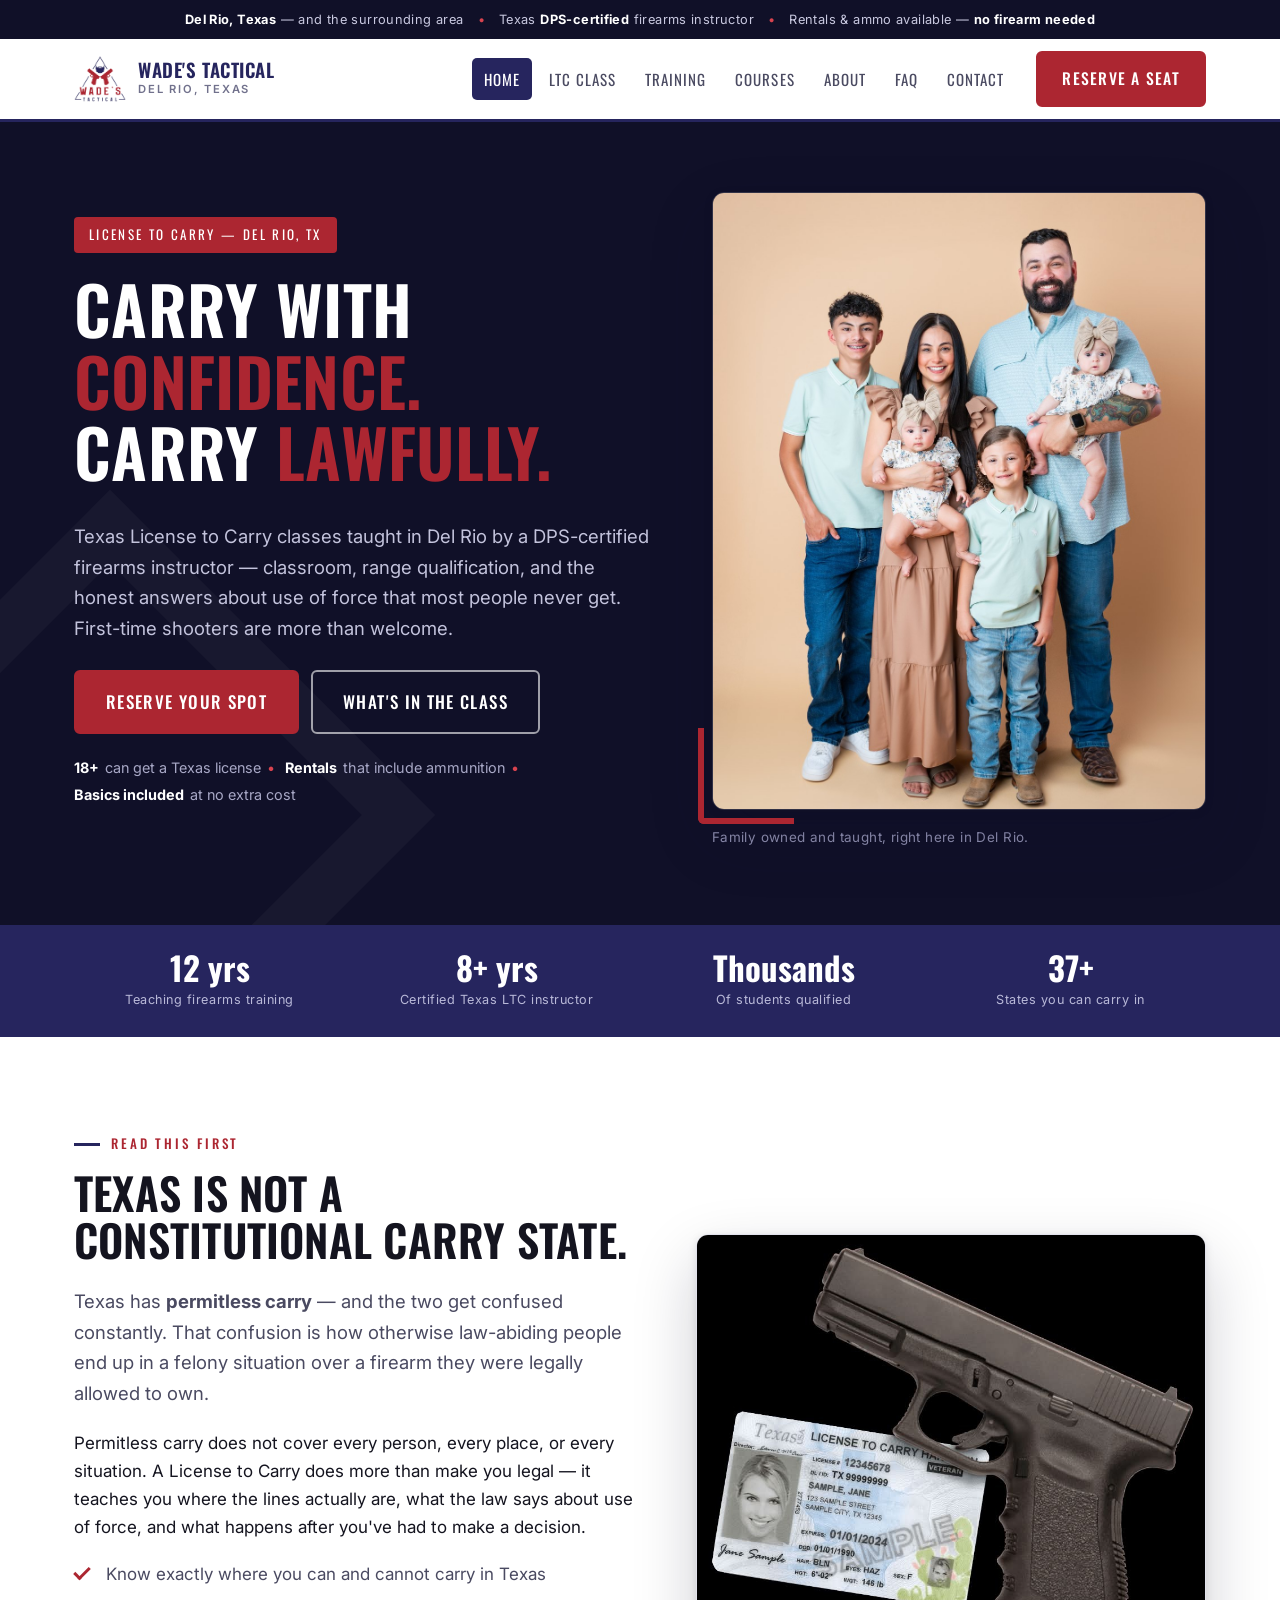
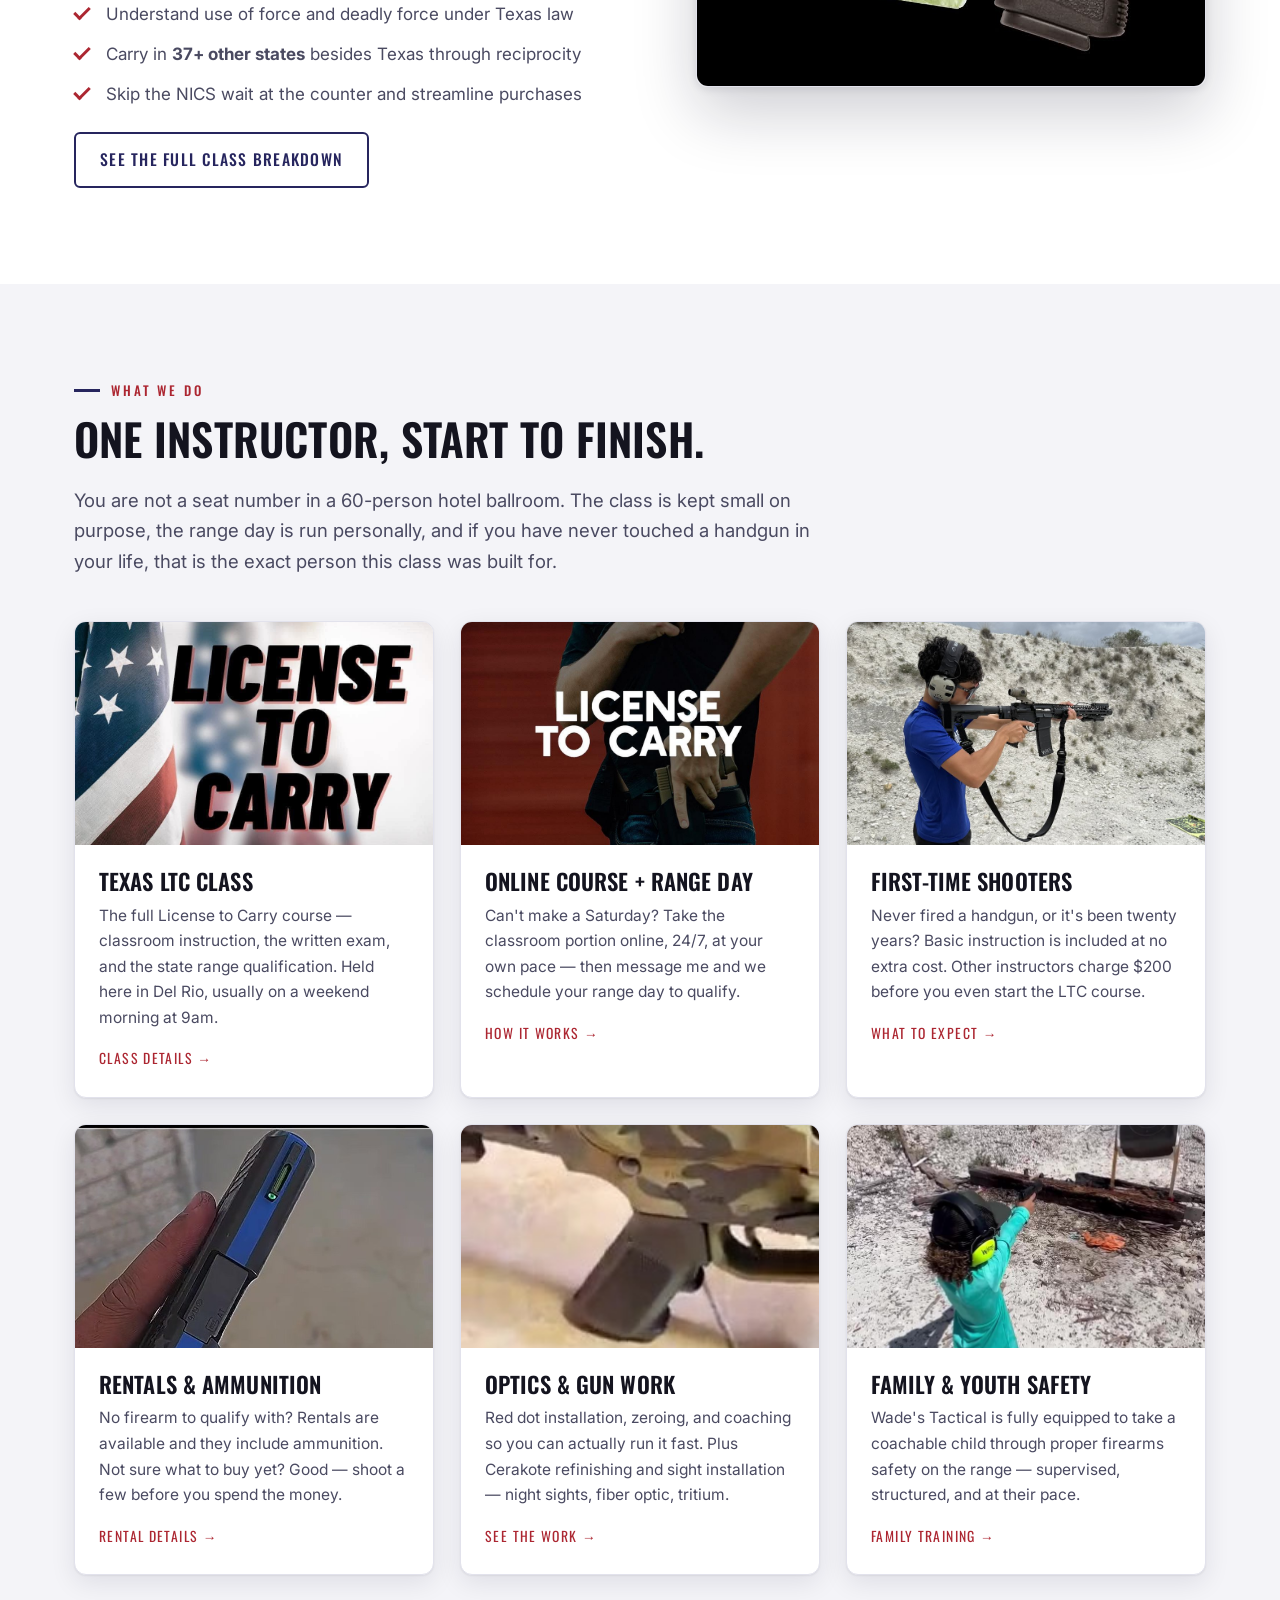
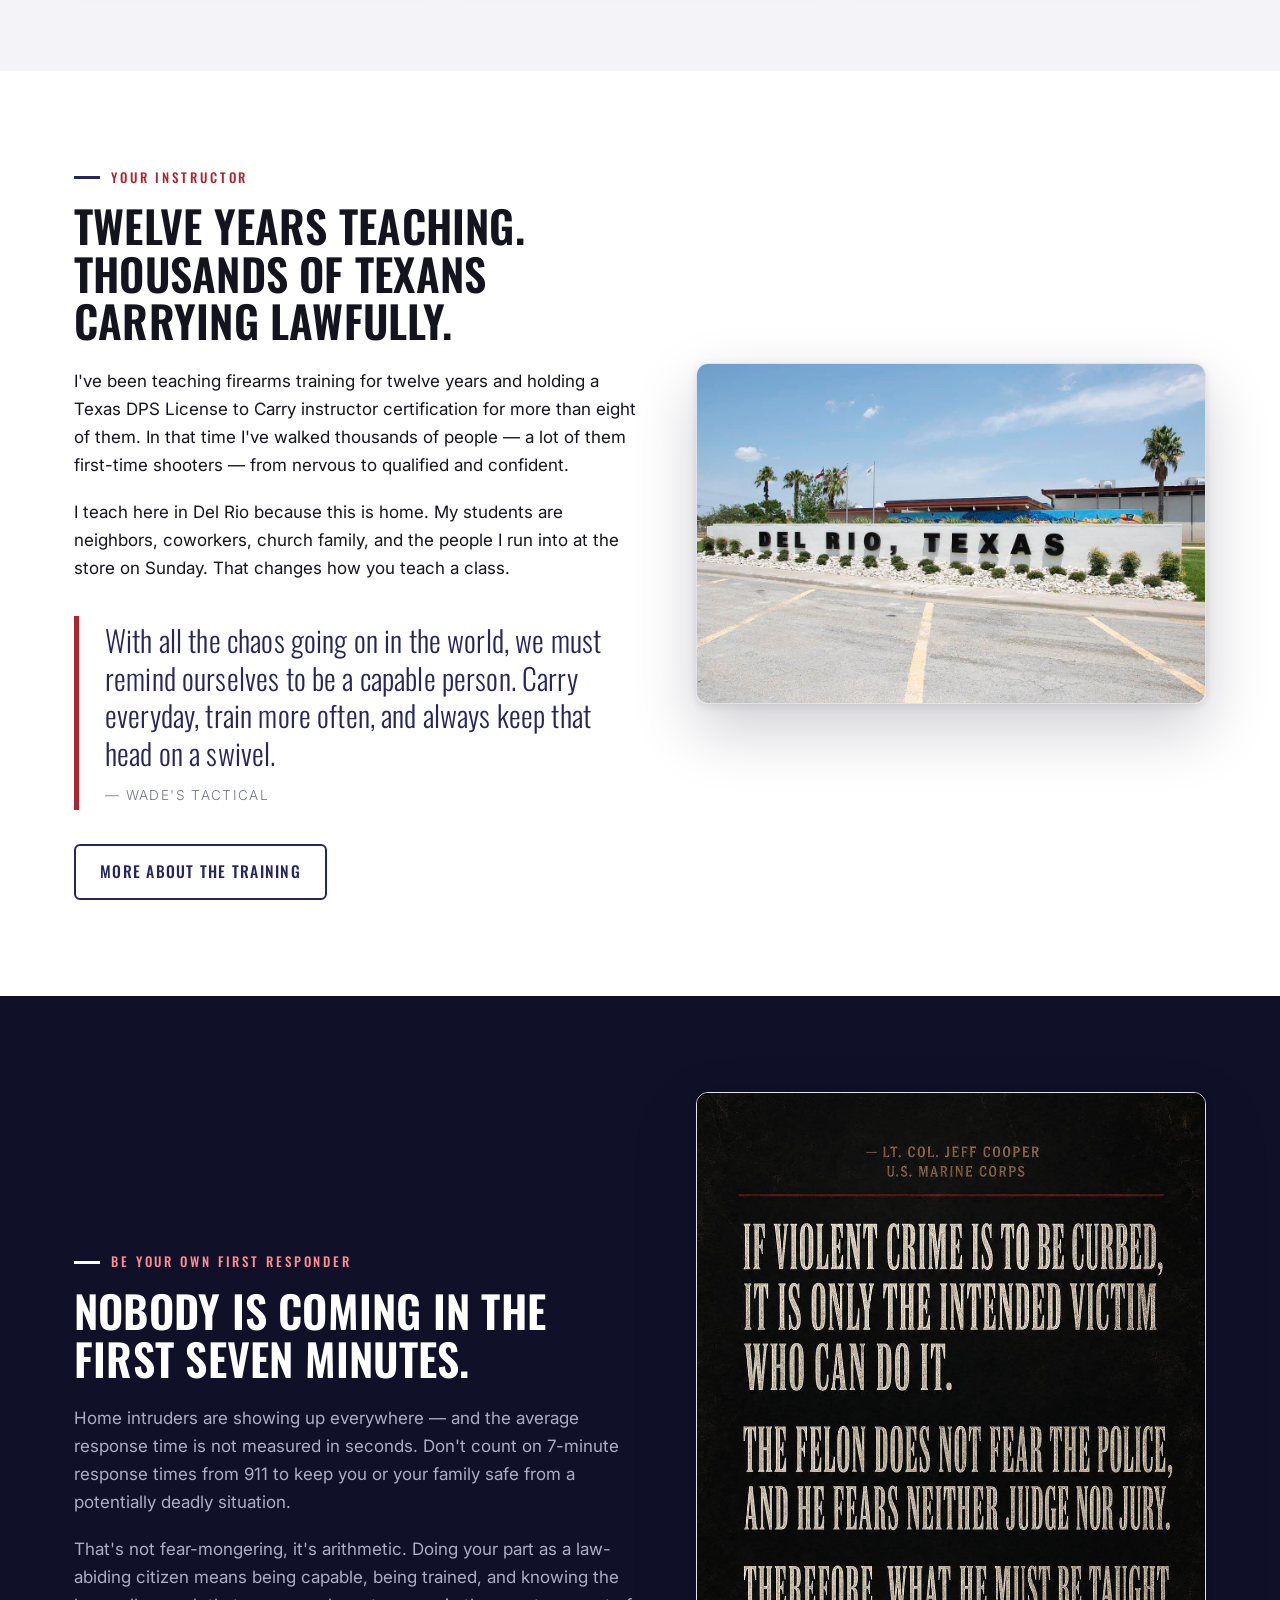
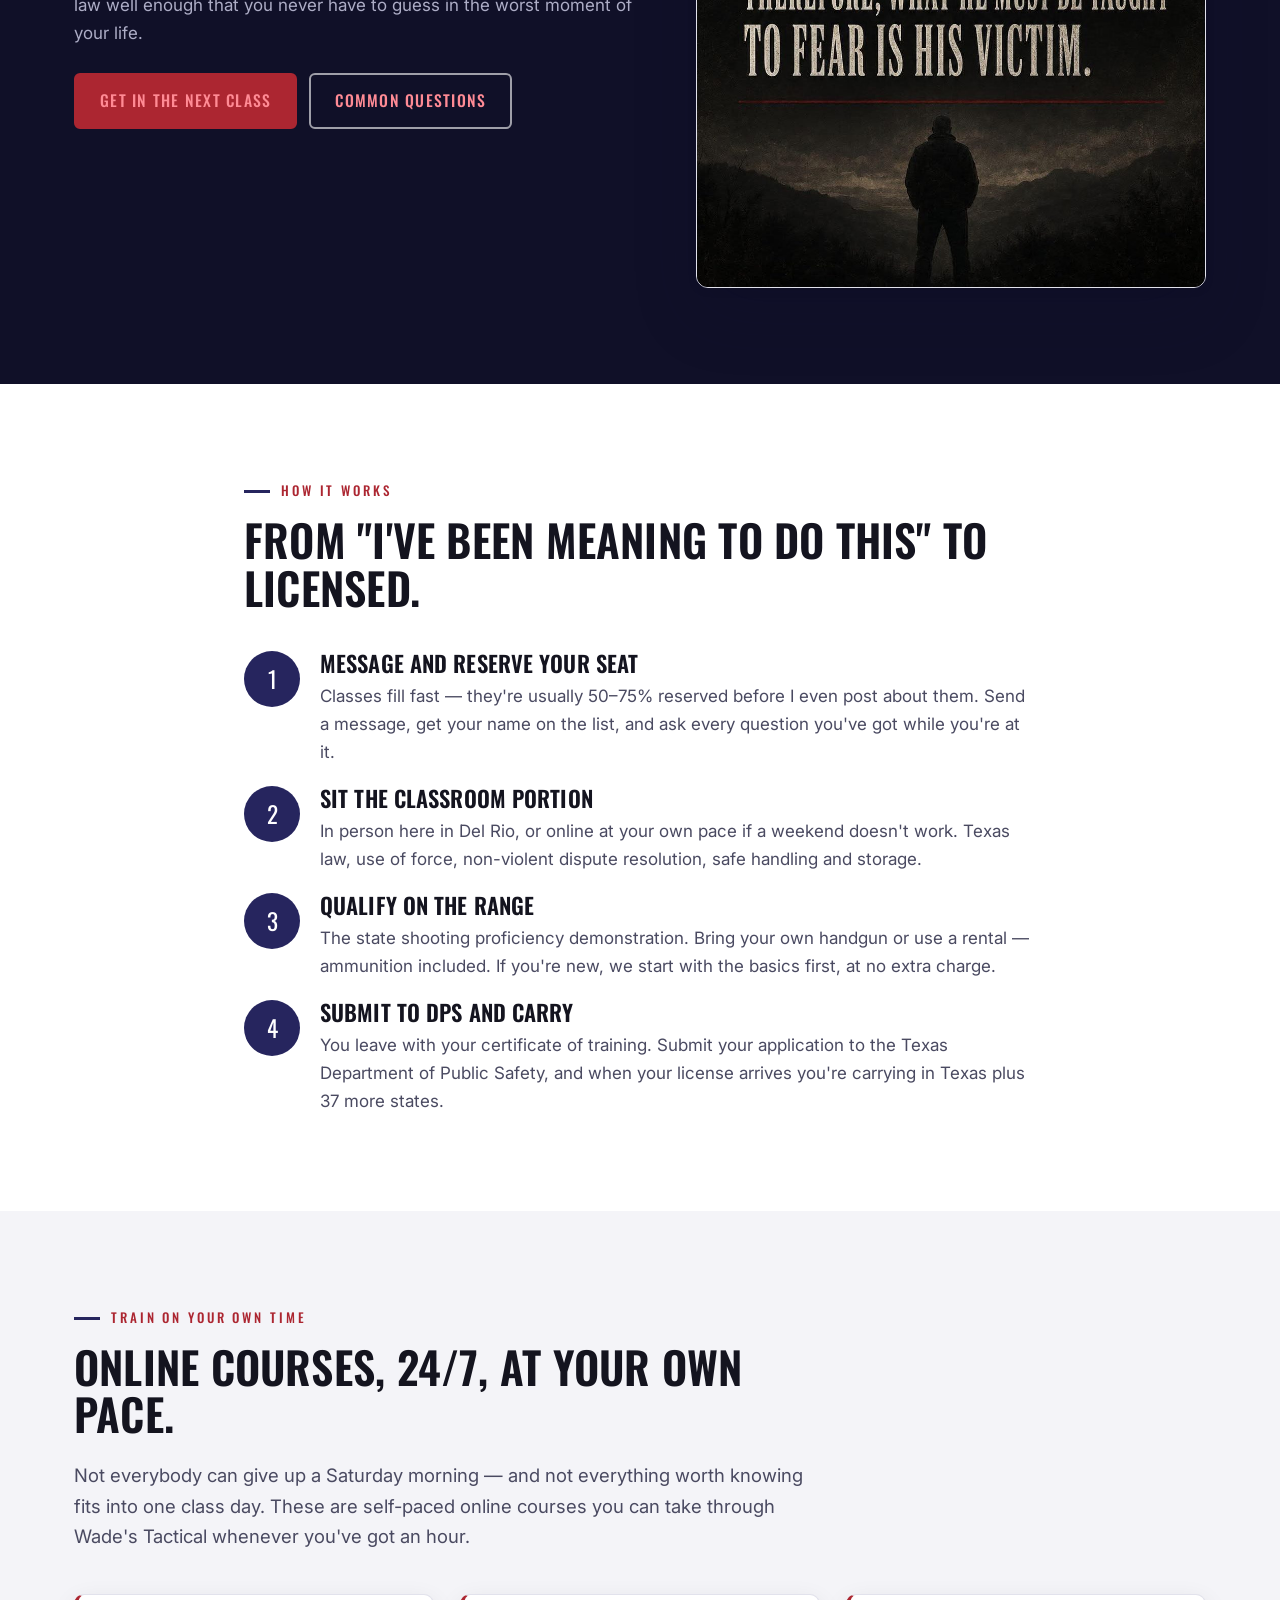
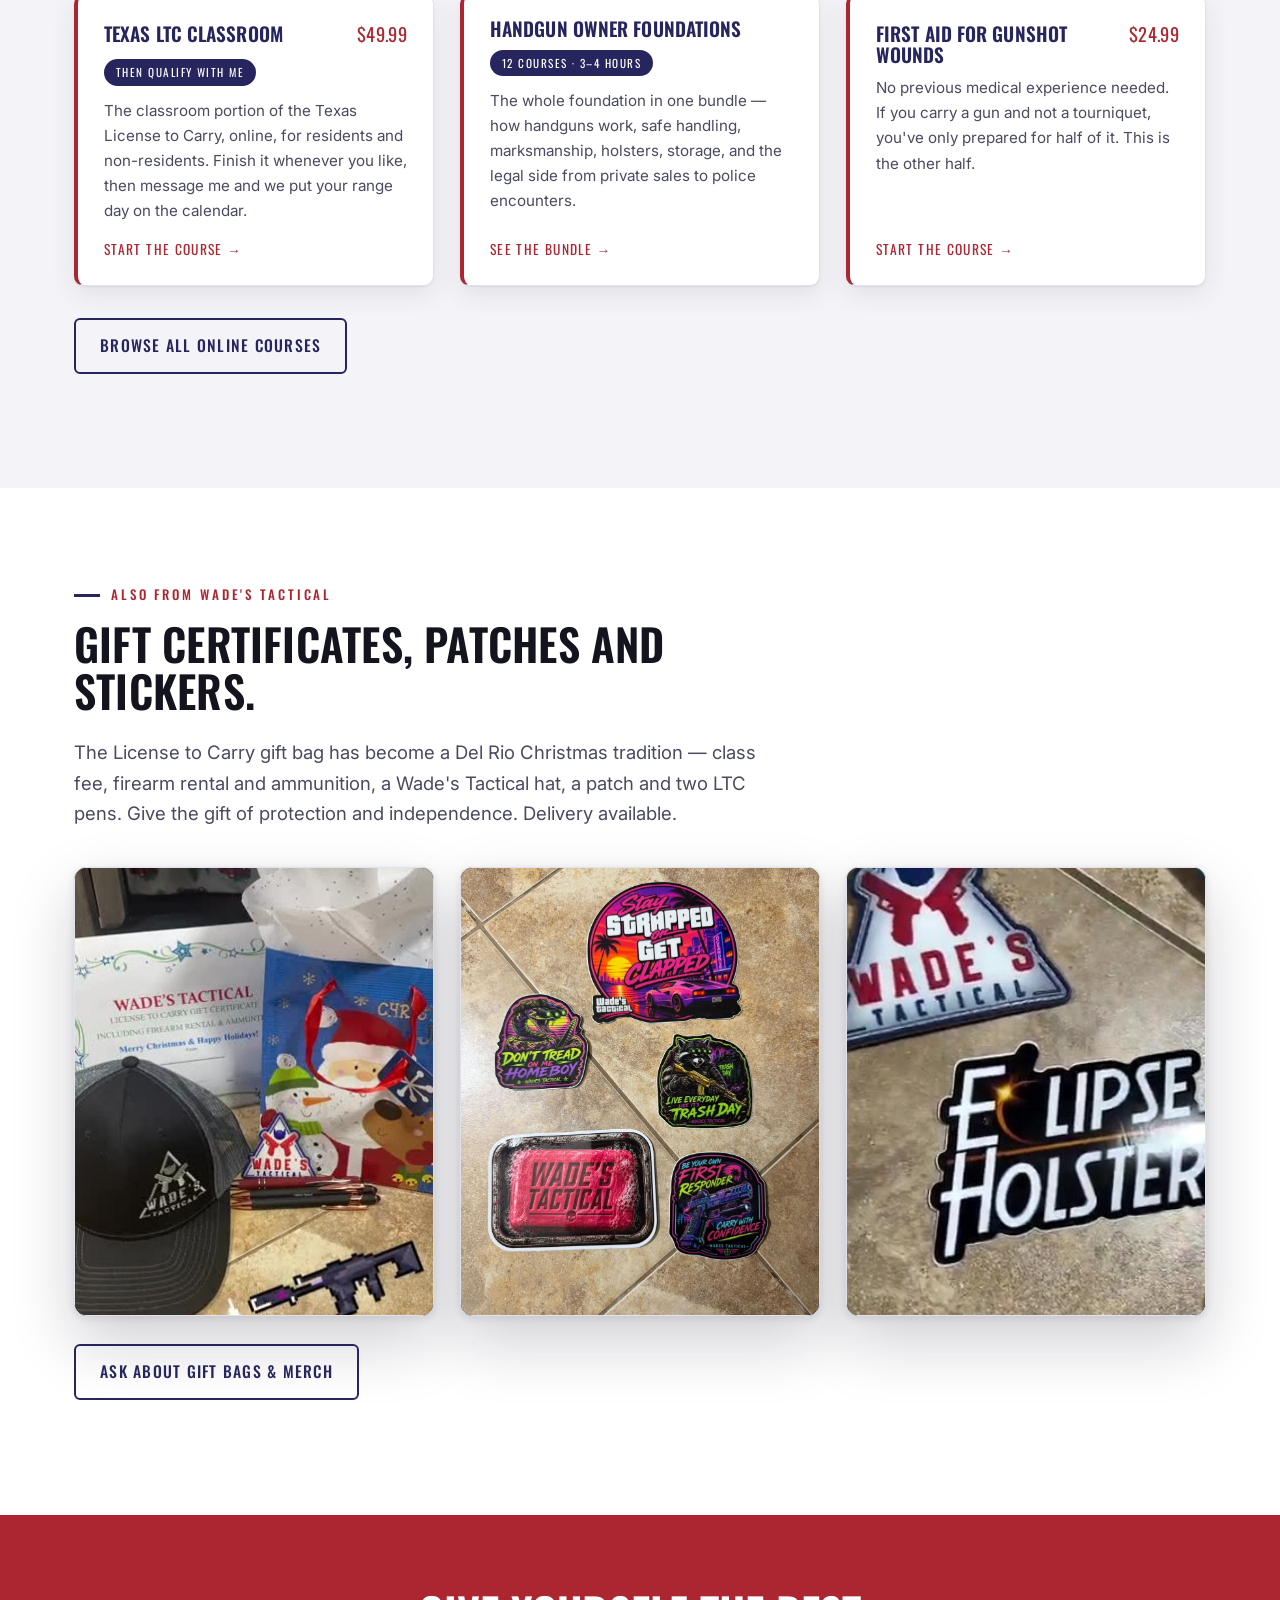
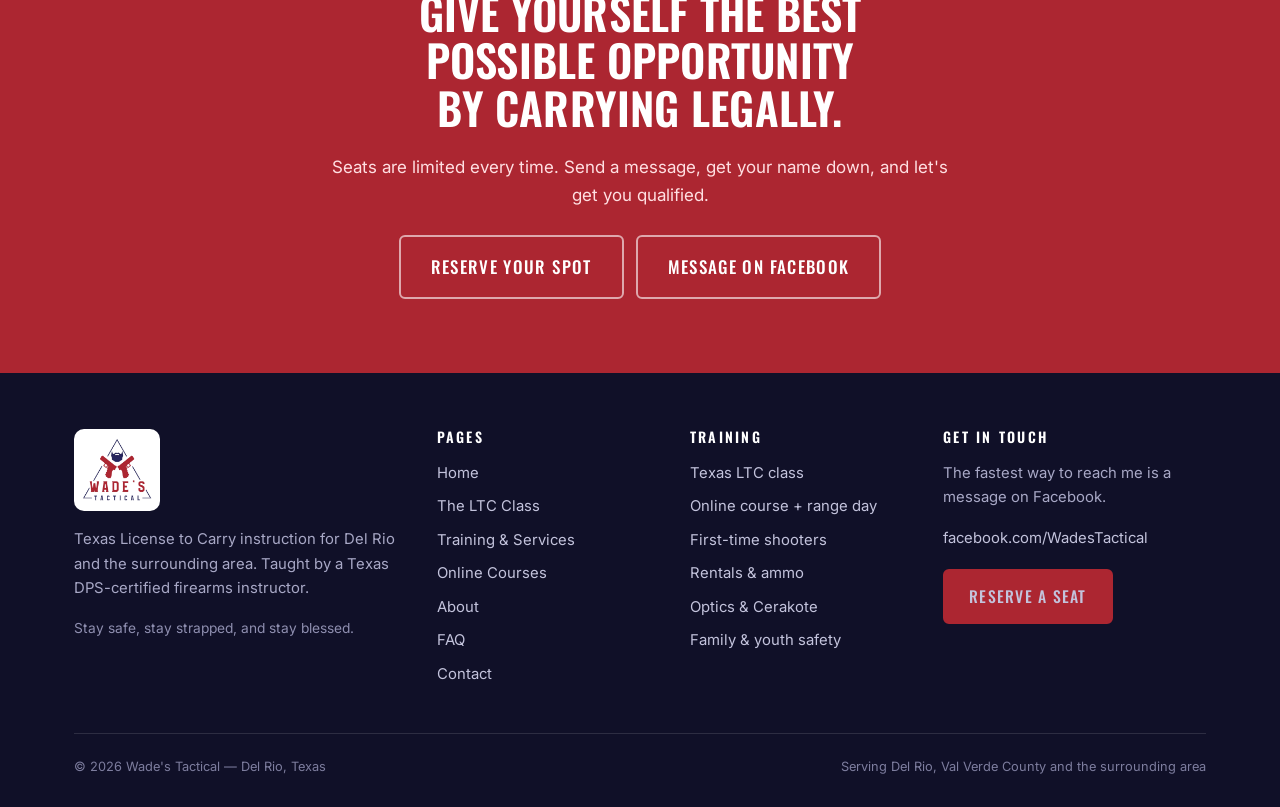
<file: index.html>
<!DOCTYPE html>
<html lang="en">
<head>
<meta charset="utf-8">
<meta name="viewport" content="width=device-width,initial-scale=1">
<title>Wade's Tactical | Texas License to Carry Classes — Del Rio, TX</title>
<meta name="description" content="Texas DPS-certified License to Carry instruction in Del Rio, Texas. Classroom and range qualification, firearm and ammunition rentals available, first-time shooters welcome, 18 and up. Thousands of Texans qualified. Book your seat with Wade's Tactical.">
<meta name="robots" content="index,follow,max-image-preview:large,max-snippet:-1,max-video-preview:-1">
<meta name="geo.region" content="US-TX">
<meta name="geo.placename" content="Del Rio, Texas">
<link rel="canonical" href="https://www.wadestactical.com/">
<link rel="icon" href="images/mark.png">
<meta property="og:url" content="https://www.wadestactical.com/">
<meta property="og:site_name" content="Wade&#39;s Tactical">
<meta property="og:locale" content="en_US">
<meta property="og:type" content="website">
<meta property="og:title" content="Wade's Tactical — Texas License to Carry, Del Rio TX">
<meta property="og:description" content="Learn to carry lawfully and confidently from a Texas DPS firearms instructor in Del Rio. Classroom, range qualification, rentals available.">
<meta property="og:image" content="images/wade-family-og.jpg">
<meta property="og:image:width" content="1200">
<meta property="og:image:height" content="628">
<meta name="twitter:card" content="summary_large_image">
<meta name="twitter:image" content="images/wade-family-og.jpg">
<link rel="preconnect" href="https://fonts.googleapis.com">
<link rel="preconnect" href="https://fonts.gstatic.com" crossorigin>
<link href="https://fonts.googleapis.com/css2?family=Oswald:wght@300;400;500;600&family=Inter:wght@400;500;600;700&display=swap" rel="stylesheet">
<link rel="stylesheet" href="css/site.css">
<script type="application/ld+json">
{
 "@context": "https://schema.org",
 "@graph": [
  {
   "@type": "WebSite",
   "@id": "https://www.wadestactical.com/#website",
   "url": "https://www.wadestactical.com/",
   "name": "Wade's Tactical",
   "description": "Texas License to Carry instruction in Del Rio, Texas.",
   "publisher": {
    "@id": "https://www.wadestactical.com/#org"
   },
   "inLanguage": "en-US"
  },
  {
   "@type": [
    "EducationalOrganization",
    "LocalBusiness"
   ],
   "@id": "https://www.wadestactical.com/#org",
   "name": "Wade's Tactical",
   "url": "https://www.wadestactical.com/",
   "logo": {
    "@type": "ImageObject",
    "url": "https://www.wadestactical.com/images/logo.png"
   },
   "image": "https://www.wadestactical.com/images/wade-family-og.jpg",
   "slogan": "Carry with confidence. Carry lawfully.",
   "description": "Texas Department of Public Safety certified License to Carry instruction serving Del Rio, Texas and the surrounding area. Classroom instruction, range qualification, firearm and ammunition rentals, first-time-shooter basics included at no extra cost, family and youth range safety, pistol optic installation and zeroing, and Cerakote refinishing.",
   "address": {
    "@type": "PostalAddress",
    "addressLocality": "Del Rio",
    "addressRegion": "TX",
    "addressCountry": "US"
   },
   "areaServed": [
    {
     "@type": "City",
     "name": "Del Rio",
     "addressRegion": "TX"
    },
    {
     "@type": "AdministrativeArea",
     "name": "Val Verde County, Texas"
    },
    "Del Rio TX",
    "Laughlin AFB",
    "Brackettville TX",
    "Comstock TX",
    "Rocksprings TX",
    "Eagle Pass TX",
    "Val Verde County TX",
    "Southwest Texas"
   ],
   "sameAs": [
    "https://www.facebook.com/WadesTactical"
   ],
   "knowsAbout": [
    "Texas License to Carry (LTC)",
    "Texas permitless carry versus constitutional carry",
    "Use of force and deadly force under the Texas Penal Code",
    "Concealed carry reciprocity between states",
    "Texas LTC range qualification course of fire",
    "First-time handgun instruction",
    "Pistol red dot optic installation and zeroing",
    "Cerakote firearm refinishing",
    "Youth and family firearms safety"
   ],
   "makesOffer": [
    {
     "@type": "Offer",
     "itemOffered": {
      "@type": "Course",
      "name": "Texas License to Carry (LTC) Class",
      "description": "Classroom instruction plus the state range qualification, taught in Del Rio, Texas by a DPS-certified instructor. Firearm and ammunition rentals available.",
      "provider": {
       "@id": "https://www.wadestactical.com/#org"
      }
     }
    },
    {
     "@type": "Offer",
     "itemOffered": {
      "@type": "Course",
      "name": "Online Texas LTC Classroom + Range Day",
      "description": "Complete the classroom portion online at your own pace, then schedule a range day in Del Rio to qualify.",
      "provider": {
       "@id": "https://www.wadestactical.com/#org"
      }
     }
    },
    {
     "@type": "Offer",
     "itemOffered": {
      "@type": "Service",
      "name": "First-time shooter basics",
      "description": "Basic handgun instruction included at no extra cost with the License to Carry course."
     }
    },
    {
     "@type": "Offer",
     "itemOffered": {
      "@type": "Service",
      "name": "Firearm and ammunition rental for qualification"
     }
    },
    {
     "@type": "Offer",
     "itemOffered": {
      "@type": "Service",
      "name": "Family and youth range safety instruction"
     }
    },
    {
     "@type": "Offer",
     "itemOffered": {
      "@type": "Service",
      "name": "Pistol optic installation, zeroing and training"
     }
    },
    {
     "@type": "Offer",
     "itemOffered": {
      "@type": "Service",
      "name": "Cerakote refinishing and sight installation"
     }
    }
   ]
  }
 ]
}
</script>
</head>
<body>

<div class="topbar"><div class="wrap">
  <span><strong>Del Rio, Texas</strong> &mdash; and the surrounding area</span>
  <span class="dot">&bull;</span>
  <span>Texas <strong>DPS-certified</strong> firearms instructor</span>
  <span class="dot">&bull;</span>
  <span>Rentals &amp; ammo available &mdash; <strong>no firearm needed</strong></span>
</div></div>

<header class="site">
  <div class="bar">
    <a class="brand" href="index.html">
      <img src="images/logo.png" alt="Wade's Tactical">
      <span><b>Wade's Tactical</b><span>Del Rio, Texas</span></span>
    </a>
    <nav class="main" id="nav">
      <a href="index.html" class="on">Home</a>
      <a href="ltc-class.html">LTC Class</a>
      <a href="services.html">Training</a>
      <a href="courses.html">Courses</a>
      <a href="about.html">About</a>
      <a href="faq.html">FAQ</a>
      <a href="contact.html">Contact</a>
    </nav>
    <div class="hdr-cta">
      <a class="btn btn-primary" href="contact.html">Reserve a Seat</a>
      <button class="burger" aria-label="Menu" aria-expanded="false"><span></span><span></span><span></span></button>
    </div>
  </div>
</header>

<!-- ================= HERO ================= -->
<section class="hero hero-split">
  <div class="wrap hero-grid">
    <div>
      <span class="kicker">License to Carry &mdash; Del Rio, TX</span>
      <h1>Carry with <em>confidence.</em><br>Carry <em>lawfully.</em></h1>
      <p class="lede">Texas License to Carry classes taught in Del Rio by a DPS-certified firearms instructor &mdash; classroom, range qualification, and the honest answers about use of force that most people never get. First-time shooters are more than welcome.</p>
      <div class="hero-actions">
        <a class="btn btn-primary btn-lg" href="contact.html">Reserve your spot</a>
        <a class="btn btn-ghost btn-lg" href="ltc-class.html">What's in the class</a>
      </div>
      <p class="hero-note">
        <em><b>18+</b> can get a Texas license <i class="dot">&bull;</i></em>
        <em><b>Rentals</b> that include ammunition <i class="dot">&bull;</i></em>
        <em><b>Basics included</b> at no extra cost</em>
      </p>
    </div>
    <div class="hero-portrait">
      <div class="hero-frame">
        <img src="images/wade-family-hero.jpg" alt="The family behind Wade's Tactical in Del Rio, Texas" fetchpriority="high">
      </div>
      <p class="hero-cap">Family owned and taught, right here in Del&nbsp;Rio.</p>
    </div>
  </div>
</section>

<section class="trust">
  <div class="wrap">
    <div class="trust-grid">
      <div class="trust-item"><b>12 yrs</b><span>Teaching firearms training</span></div>
      <div class="trust-item"><b>8+ yrs</b><span>Certified Texas LTC instructor</span></div>
      <div class="trust-item"><b>Thousands</b><span>Of students qualified</span></div>
      <div class="trust-item"><b>37+</b><span>States you can carry in</span></div>
    </div>
  </div>
</section>

<!-- ================= THE BIG MISCONCEPTION ================= -->
<section class="pad">
  <div class="wrap split">
    <div class="rv">
      <p class="eyebrow">Read this first</p>
      <h2>Texas is not a constitutional&nbsp;carry state.</h2>
      <p class="lede">Texas has <strong>permitless carry</strong> &mdash; and the two get confused constantly. That confusion is how otherwise law-abiding people end up in a felony situation over a firearm they were legally allowed to own.</p>
      <p>Permitless carry does not cover every person, every place, or every situation. A License to Carry does more than make you legal &mdash; it teaches you where the lines actually are, what the law says about use of force, and what happens after you've had to make a decision.</p>
      <ul class="checks">
        <li>Know exactly where you can and cannot carry in Texas</li>
        <li>Understand use of force and deadly force under Texas law</li>
        <li>Carry in <strong>37+ other states</strong> besides Texas through reciprocity</li>
        <li>Skip the NICS wait at the counter and streamline purchases</li>
      </ul>
      <a class="btn btn-outline" href="ltc-class.html">See the full class breakdown</a>
    </div>
    <div class="rv framed">
      <img src="images/ltc-card-pistol.jpg" alt="A Texas License to Carry card next to a semi-automatic pistol" loading="lazy">
    </div>
  </div>
</section>

<!-- ================= WHAT WE DO ================= -->
<section class="pad wash">
  <div class="wrap">
    <div class="rv" style="max-width:760px;margin-bottom:44px">
      <p class="eyebrow">What we do</p>
      <h2>One instructor, start to finish.</h2>
      <p class="lede">You are not a seat number in a 60-person hotel ballroom. The class is kept small on purpose, the range day is run personally, and if you have never touched a handgun in your life, that is the exact person this class was built for.</p>
    </div>

    <div class="grid g3">
      <a class="svc rv" href="ltc-class.html">
        <div class="svc-img"><img src="images/ltc-flag-banner.jpg" alt="License to Carry over an American flag" loading="lazy"></div>
        <div class="svc-body">
          <h3>Texas LTC Class</h3>
          <p>The full License to Carry course &mdash; classroom instruction, the written exam, and the state range qualification. Held here in Del Rio, usually on a weekend morning at 9am.</p>
          <span class="svc-more">Class details &rarr;</span>
        </div>
      </a>

      <a class="svc rv" href="services.html#online">
        <div class="svc-img"><img src="images/ltc-holster-banner.jpg" alt="Concealed carry holster draw" loading="lazy"></div>
        <div class="svc-body">
          <h3>Online Course + Range Day</h3>
          <p>Can't make a Saturday? Take the classroom portion online, 24/7, at your own pace &mdash; then message me and we schedule your range day to qualify.</p>
          <span class="svc-more">How it works &rarr;</span>
        </div>
      </a>

      <a class="svc rv" href="services.html#firsttime">
        <div class="svc-img"><img src="images/range-shooting-card.jpg" alt="A young shooter on the line at an outdoor range near Del Rio, Texas" loading="lazy"></div>
        <div class="svc-body">
          <h3>First-Time Shooters</h3>
          <p>Never fired a handgun, or it's been twenty years? Basic instruction is included at no extra cost. Other instructors charge $200 before you even start the LTC course.</p>
          <span class="svc-more">What to expect &rarr;</span>
        </div>
      </a>

      <a class="svc rv" href="services.html#rentals">
        <div class="svc-img"><img src="images/cerakote-sights.jpg" alt="A pistol with custom sights" loading="lazy"></div>
        <div class="svc-body">
          <h3>Rentals &amp; Ammunition</h3>
          <p>No firearm to qualify with? Rentals are available and they include ammunition. Not sure what to buy yet? Good &mdash; shoot a few before you spend the money.</p>
          <span class="svc-more">Rental details &rarr;</span>
        </div>
      </a>

      <a class="svc rv" href="services.html#optics">
        <div class="svc-img"><img src="images/optic-holosun.jpg" alt="A pistol-caliber carbine with a Holosun red dot optic" loading="lazy"></div>
        <div class="svc-body">
          <h3>Optics &amp; Gun Work</h3>
          <p>Red dot installation, zeroing, and coaching so you can actually run it fast. Plus Cerakote refinishing and sight installation &mdash; night sights, fiber optic, tritium.</p>
          <span class="svc-more">See the work &rarr;</span>
        </div>
      </a>

      <a class="svc rv" href="services.html#family">
        <div class="svc-img"><img src="images/youth-range.jpg" alt="A young shooter on a supervised outdoor range with hearing protection" loading="lazy"></div>
        <div class="svc-body">
          <h3>Family &amp; Youth Safety</h3>
          <p>Wade's Tactical is fully equipped to take a coachable child through proper firearms safety on the range &mdash; supervised, structured, and at their pace.</p>
          <span class="svc-more">Family training &rarr;</span>
        </div>
      </a>
    </div>
  </div>
</section>

<!-- ================= INSTRUCTOR ================= -->
<section class="pad">
  <div class="wrap split rev">
    <div class="rv framed">
      <img src="images/del-rio-sign.jpg" alt="The Del Rio, Texas city sign" loading="lazy">
    </div>
    <div class="rv">
      <p class="eyebrow">Your instructor</p>
      <h2>Twelve years teaching. Thousands of Texans carrying lawfully.</h2>
      <p>I've been teaching firearms training for twelve years and holding a Texas DPS License to Carry instructor certification for more than eight of them. In that time I've walked thousands of people &mdash; a lot of them first-time shooters &mdash; from nervous to qualified and confident.</p>
      <p>I teach here in Del Rio because this is home. My students are neighbors, coworkers, church family, and the people I run into at the store on Sunday. That changes how you teach a class.</p>
      <div class="pull">
        With all the chaos going on in the world, we must remind ourselves to be a capable person. Carry everyday, train more often, and always keep that head on a swivel.
        <cite>&mdash; Wade's Tactical</cite>
      </div>
      <a class="btn btn-outline" href="about.html">More about the training</a>
    </div>
  </div>
</section>

<!-- ================= WHY IT MATTERS ================= -->
<section class="pad dark">
  <div class="wrap">
    <div class="split">
      <div class="rv">
        <p class="eyebrow">Be your own first responder</p>
        <h2>Nobody is coming in the first seven minutes.</h2>
        <p>Home intruders are showing up everywhere &mdash; and the average response time is not measured in seconds. Don't count on 7-minute response times from 911 to keep you or your family safe from a potentially deadly situation.</p>
        <p>That's not fear-mongering, it's arithmetic. Doing your part as a law-abiding citizen means being capable, being trained, and knowing the law well enough that you never have to guess in the worst moment of your life.</p>
        <div class="hero-actions">
          <a class="btn btn-primary" href="contact.html">Get in the next class</a>
          <a class="btn btn-ghost" href="faq.html">Common questions</a>
        </div>
      </div>
      <div class="rv framed">
        <img src="images/cooper-quote.jpg" alt="Quote from Lt. Col. Jeff Cooper, U.S. Marine Corps, on violent crime and the intended victim" loading="lazy">
      </div>
    </div>
  </div>
</section>

<!-- ================= HOW IT WORKS ================= -->
<section class="pad">
  <div class="wrap narrow">
    <div class="rv" style="margin-bottom:40px">
      <p class="eyebrow">How it works</p>
      <h2>From "I've been meaning to do this" to licensed.</h2>
    </div>
    <div class="steps">
      <div class="step rv"><div class="n"></div><div>
        <h3>Message and reserve your seat</h3>
        <p>Classes fill fast &mdash; they're usually 50&ndash;75% reserved before I even post about them. Send a message, get your name on the list, and ask every question you've got while you're at it.</p>
      </div></div>
      <div class="step rv"><div class="n"></div><div>
        <h3>Sit the classroom portion</h3>
        <p>In person here in Del Rio, or online at your own pace if a weekend doesn't work. Texas law, use of force, non-violent dispute resolution, safe handling and storage.</p>
      </div></div>
      <div class="step rv"><div class="n"></div><div>
        <h3>Qualify on the range</h3>
        <p>The state shooting proficiency demonstration. Bring your own handgun or use a rental &mdash; ammunition included. If you're new, we start with the basics first, at no extra charge.</p>
      </div></div>
      <div class="step rv"><div class="n"></div><div>
        <h3>Submit to DPS and carry</h3>
        <p>You leave with your certificate of training. Submit your application to the Texas Department of Public Safety, and when your license arrives you're carrying in Texas plus 37 more states.</p>
      </div></div>
    </div>
  </div>
</section>

<!-- ================= ONLINE COURSES ================= -->
<section class="pad wash" id="online-courses">
  <div class="wrap">
    <div class="rv" style="max-width:760px;margin-bottom:42px">
      <p class="eyebrow">Train on your own time</p>
      <h2>Online courses, 24/7, at your own pace.</h2>
      <p class="lede">Not everybody can give up a Saturday morning &mdash; and not everything worth knowing fits into one class day. These are self-paced online courses you can take through Wade's Tactical whenever you've got an hour.</p>
    </div>

    <div class="grid g3">
      <a class="crs rv" href="https://educate.uslawshield.com/product/u-s-lawshield-texas-ltc-online-training/ref/127?coupon-code=USLS8954" target="_blank" rel="noopener sponsored">
        <div class="crs-head"><h3>Texas LTC Classroom</h3><span class="crs-price">$49.99</span></div>
        <span class="crs-badge">Then qualify with me</span>
        <p>The classroom portion of the Texas License to Carry, online, for residents and non-residents. Finish it whenever you like, then message me and we put your range day on the calendar.</p>
        <span class="crs-go">Start the course &rarr;</span>
      </a>

      <a class="crs rv" href="https://educate.uslawshield.com/product/handgun-owner-foundations/ref/127?coupon-code=EFJACPCE" target="_blank" rel="noopener sponsored">
        <div class="crs-head"><h3>Handgun Owner Foundations</h3></div>
        <span class="crs-badge">12 courses &middot; 3&ndash;4 hours</span>
        <p>The whole foundation in one bundle &mdash; how handguns work, safe handling, marksmanship, holsters, storage, and the legal side from private sales to police encounters.</p>
        <span class="crs-go">See the bundle &rarr;</span>
      </a>

      <a class="crs rv" href="https://educate.uslawshield.com/product/first-aid-for-gunshot-wounds/ref/127?coupon-code=USLS1446" target="_blank" rel="noopener sponsored">
        <div class="crs-head"><h3>First Aid for Gunshot Wounds</h3><span class="crs-price">$24.99</span></div>
        <p>No previous medical experience needed. If you carry a gun and not a tourniquet, you've only prepared for half of it. This is the other half.</p>
        <span class="crs-go">Start the course &rarr;</span>
      </a>
    </div>

    <p class="rv" style="margin-top:32px">
      <a class="btn btn-outline" href="courses.html">Browse all online courses</a>
    </p>
  </div>
</section>

<!-- ================= MERCH / EXTRAS ================= -->
<section class="pad">
  <div class="wrap">
    <div class="rv" style="max-width:720px;margin-bottom:38px">
      <p class="eyebrow">Also from Wade's Tactical</p>
      <h2>Gift certificates, patches and stickers.</h2>
      <p class="lede">The License to Carry gift bag has become a Del Rio Christmas tradition &mdash; class fee, firearm rental and ammunition, a Wade's Tactical hat, a patch and two LTC pens. Give the gift of protection and independence. Delivery available.</p>
    </div>
    <div class="grid g3 shots">
      <figure class="rv">
        <img src="images/gift-bag.jpg" alt="A Wade's Tactical License to Carry gift certificate with a branded hat and pens" loading="lazy">
      </figure>
      <figure class="rv">
        <img src="images/stickers.jpg" alt="Wade's Tactical sticker pack" loading="lazy">
      </figure>
      <figure class="rv">
        <img src="images/patch-eclipse.jpg" alt="Wade's Tactical patch alongside an Eclipse Holsters patch" loading="lazy">
      </figure>
    </div>
    <p class="rv" style="margin-top:28px"><a class="btn btn-outline" href="contact.html">Ask about gift bags &amp; merch</a></p>
  </div>
</section>

<!-- ================= CTA ================= -->
<section class="cta-band">
  <div class="wrap">
    <h2>Give yourself the best possible opportunity by carrying legally.</h2>
    <p>Seats are limited every time. Send a message, get your name down, and let's get you qualified.</p>
    <div class="cta-actions">
      <a class="btn btn-ghost btn-lg" href="contact.html">Reserve your spot</a>
      <a class="btn btn-ghost btn-lg" href="https://m.me/WadesTactical" target="_blank" rel="noopener">Message on Facebook</a>
    </div>
  </div>
</section>

<footer class="site">
  <div class="wrap">
    <div class="foot-grid">
      <div class="foot-brand">
        <img src="images/logo.png" alt="Wade's Tactical">
        <p>Texas License to Carry instruction for Del Rio and the surrounding area. Taught by a Texas DPS-certified firearms instructor.</p>
        <p style="color:#8f8fb0;font-size:.86rem">Stay safe, stay strapped, and stay blessed.</p>
      </div>
      <div>
        <h4>Pages</h4>
        <ul class="foot-links">
          <li><a href="index.html">Home</a></li>
          <li><a href="ltc-class.html">The LTC Class</a></li>
          <li><a href="services.html">Training &amp; Services</a></li>
          <li><a href="courses.html">Online Courses</a></li>
          <li><a href="about.html">About</a></li>
          <li><a href="faq.html">FAQ</a></li>
          <li><a href="contact.html">Contact</a></li>
        </ul>
      </div>
      <div>
        <h4>Training</h4>
        <ul class="foot-links">
          <li><a href="ltc-class.html">Texas LTC class</a></li>
          <li><a href="services.html#online">Online course + range day</a></li>
          <li><a href="services.html#firsttime">First-time shooters</a></li>
          <li><a href="services.html#rentals">Rentals &amp; ammo</a></li>
          <li><a href="services.html#optics">Optics &amp; Cerakote</a></li>
          <li><a href="services.html#family">Family &amp; youth safety</a></li>
        </ul>
      </div>
      <div>
        <h4>Get in touch</h4>
        <p>The fastest way to reach me is a message on Facebook.</p>
        <p><a href="https://www.facebook.com/WadesTactical" target="_blank" rel="noopener">facebook.com/WadesTactical</a></p>
        <p style="margin-top:18px"><a class="btn btn-primary" href="contact.html">Reserve a seat</a></p>
      </div>
    </div>
    <div class="legal">
      <span>&copy; <span id="yr">2026</span> Wade's Tactical &mdash; Del Rio, Texas</span>
      <span>Serving Del Rio, Val Verde County and the surrounding area</span>
    </div>
  </div>
</footer>

<script src="js/site.js"></script>
<script>document.getElementById('yr').textContent=new Date().getFullYear();</script>
</body>
</html>
</file>
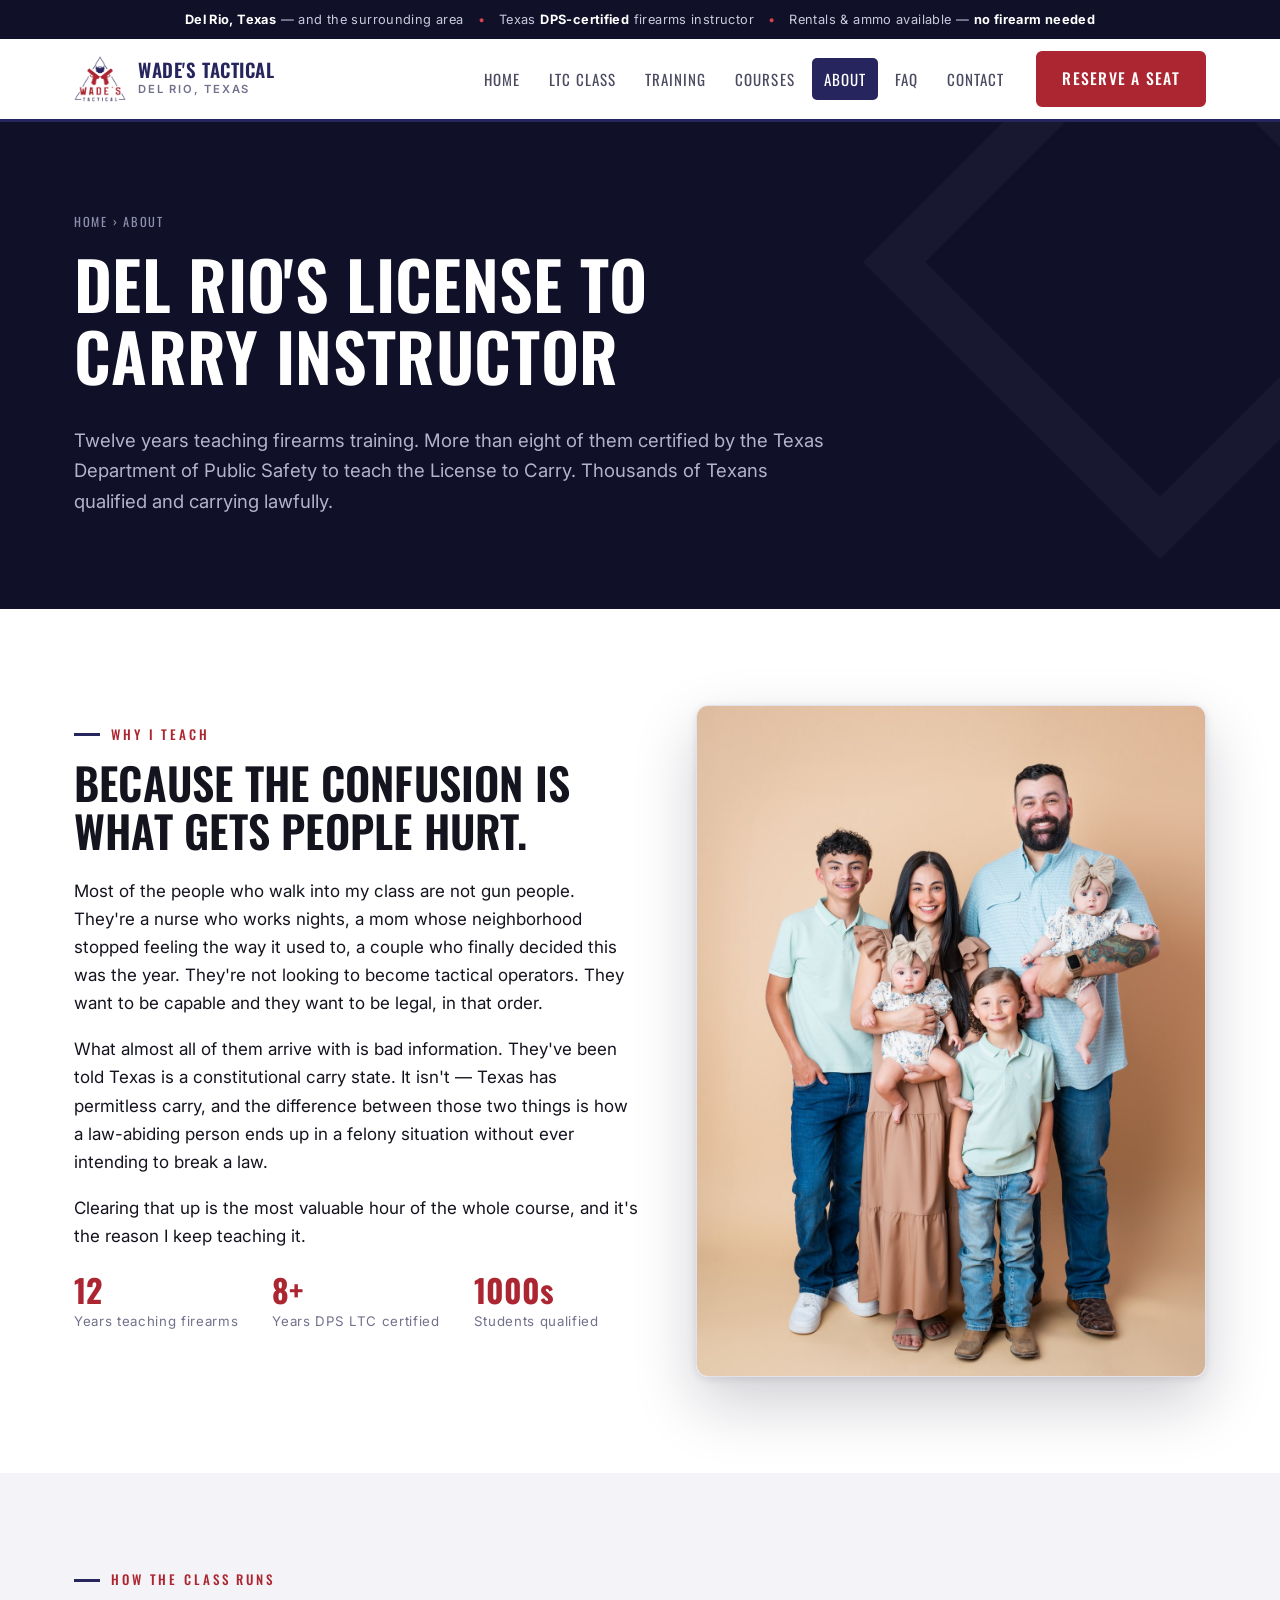
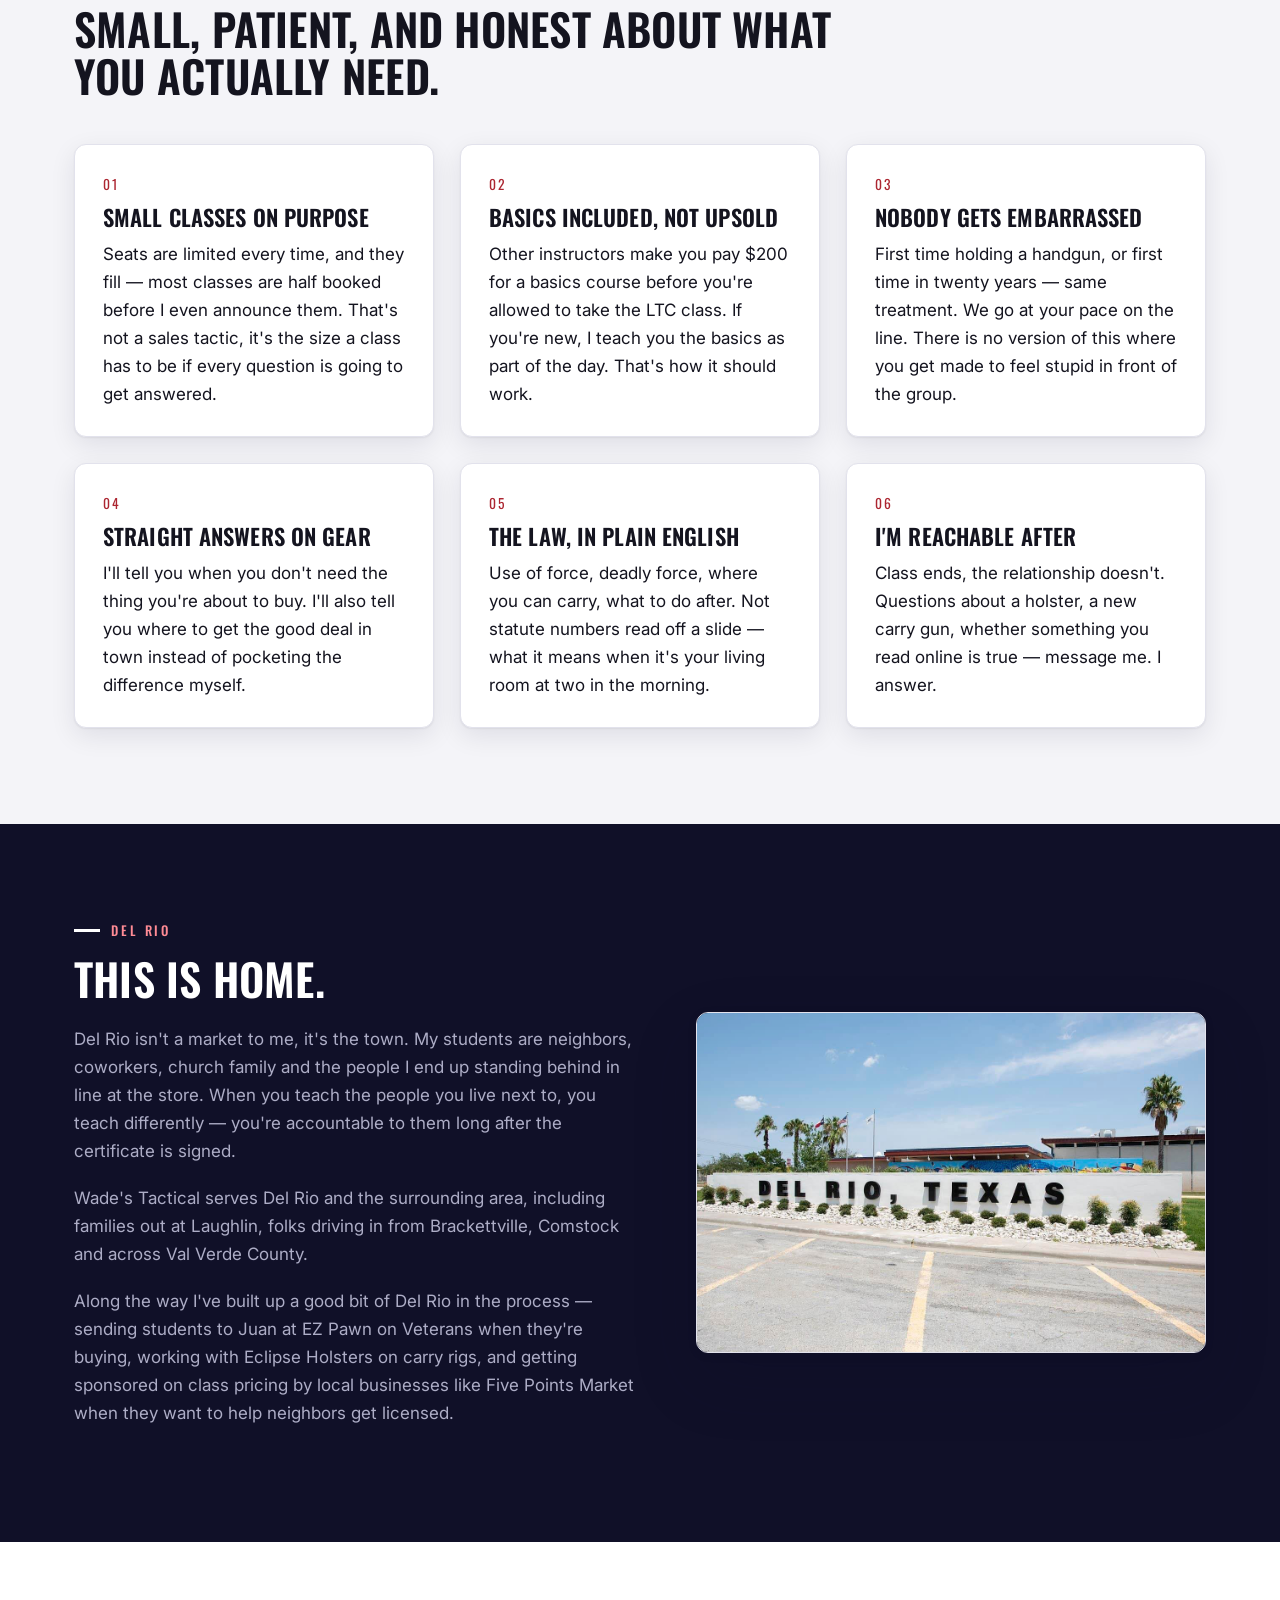
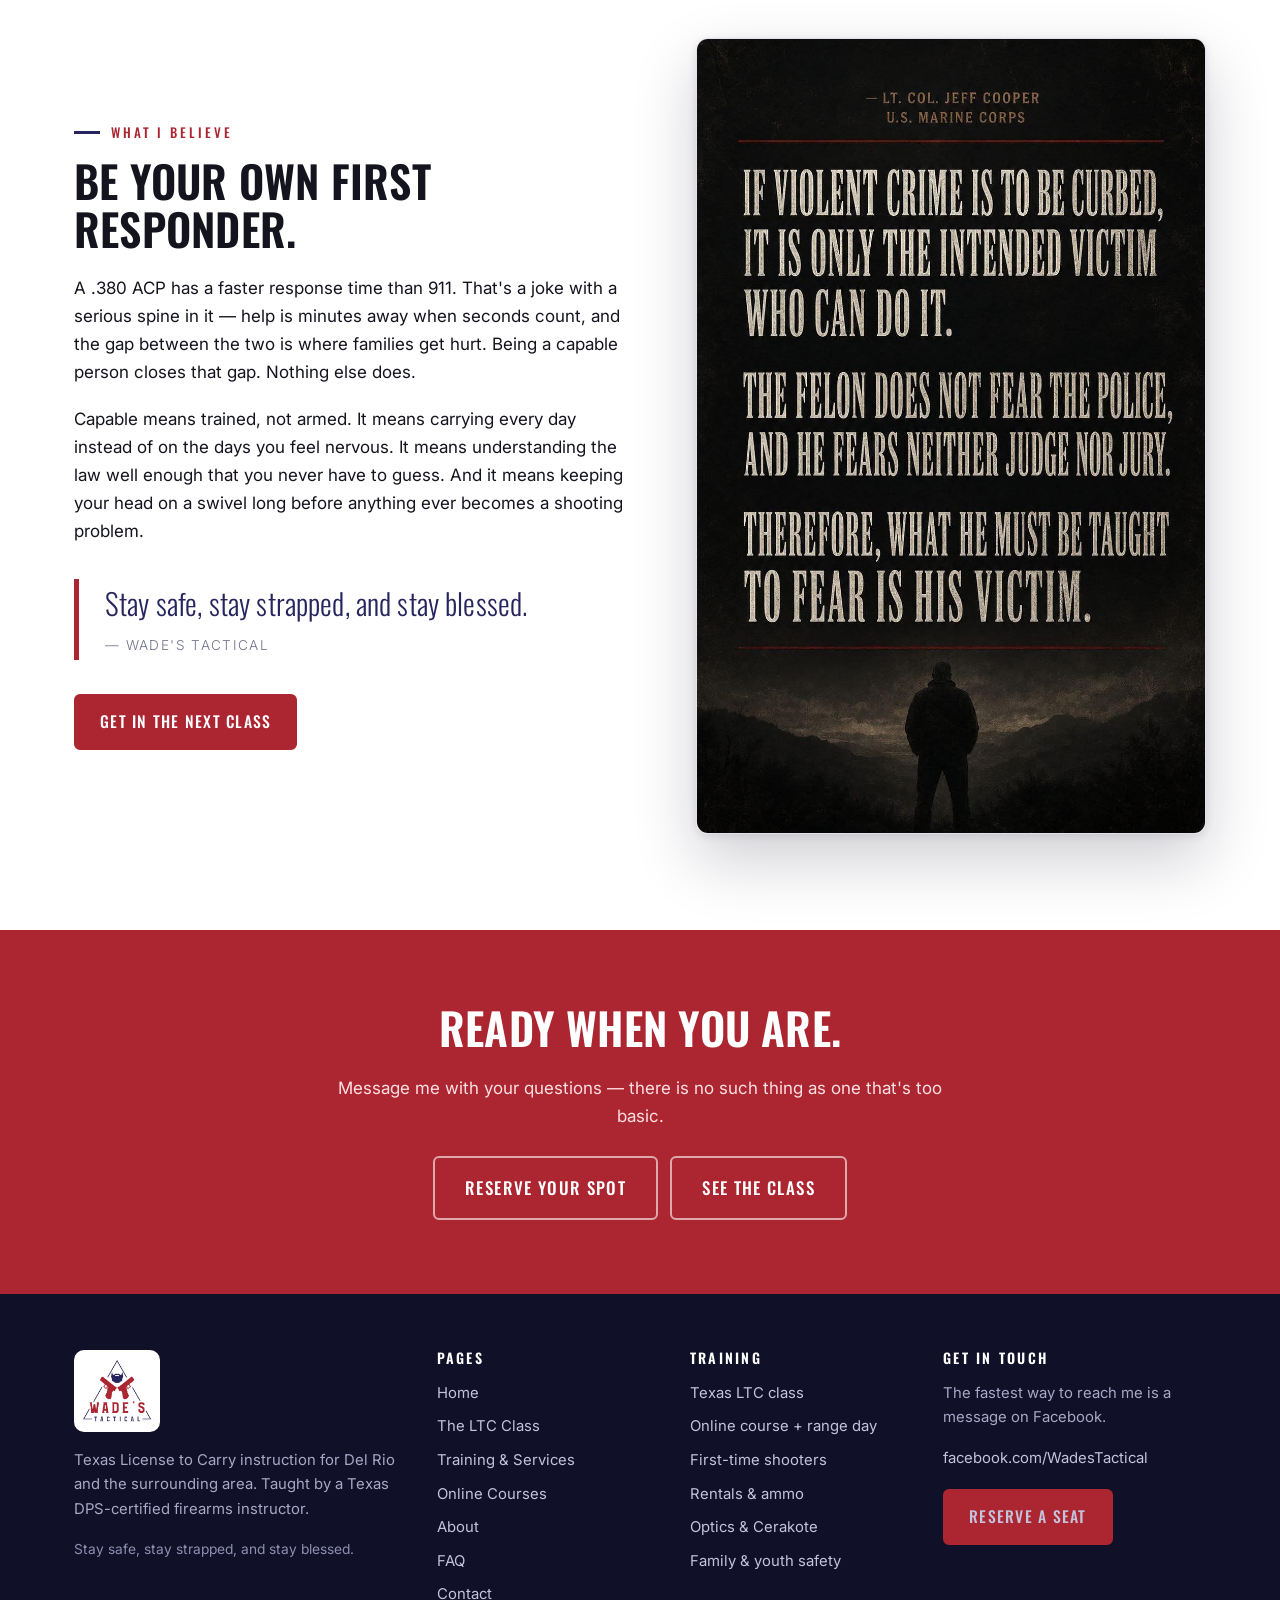
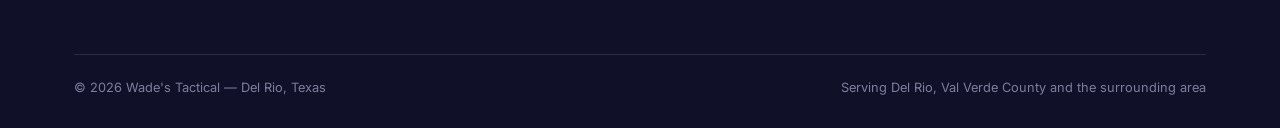
<file: about.html>
<!DOCTYPE html>
<html lang="en">
<head>
<meta charset="utf-8">
<meta name="viewport" content="width=device-width,initial-scale=1">
<title>About | Wade's Tactical — Del Rio, Texas Firearms Instructor</title>
<meta name="description" content="Wade's Tactical is a Texas DPS-certified firearms instructor in Del Rio, Texas — twelve years teaching firearms training, more than eight years certified to teach the Texas License to Carry, and thousands of students qualified.">
<meta name="robots" content="index,follow,max-image-preview:large,max-snippet:-1,max-video-preview:-1">
<meta name="geo.region" content="US-TX">
<meta name="geo.placename" content="Del Rio, Texas">
<link rel="canonical" href="https://www.wadestactical.com/about">
<link rel="icon" href="images/mark.png">
<meta property="og:url" content="https://www.wadestactical.com/about">
<meta property="og:site_name" content="Wade&#39;s Tactical">
<meta property="og:locale" content="en_US">
<meta property="og:type" content="website">
<meta property="og:title" content="About Wade's Tactical — Del Rio, Texas">
<meta property="og:description" content="Twelve years teaching firearms training, eight-plus years a DPS-certified Texas LTC instructor, thousands of students qualified.">
<meta property="og:image" content="images/wade-family-og.jpg">
<meta property="og:image:width" content="1200">
<meta property="og:image:height" content="628">
<meta name="twitter:card" content="summary_large_image">
<meta name="twitter:image" content="images/wade-family-og.jpg">
<link rel="preconnect" href="https://fonts.googleapis.com">
<link rel="preconnect" href="https://fonts.gstatic.com" crossorigin>
<link href="https://fonts.googleapis.com/css2?family=Oswald:wght@300;400;500;600&family=Inter:wght@400;500;600;700&display=swap" rel="stylesheet">
<link rel="stylesheet" href="css/site.css">
<script type="application/ld+json">
{
 "@context": "https://schema.org",
 "@type": "BreadcrumbList",
 "itemListElement": [
  {
   "@type": "ListItem",
   "position": 1,
   "name": "Home",
   "item": "https://www.wadestactical.com/"
  },
  {
   "@type": "ListItem",
   "position": 2,
   "name": "About",
   "item": "https://www.wadestactical.com/about"
  }
 ]
}
</script>
</head>
<body>

<div class="topbar"><div class="wrap">
  <span><strong>Del Rio, Texas</strong> &mdash; and the surrounding area</span>
  <span class="dot">&bull;</span>
  <span>Texas <strong>DPS-certified</strong> firearms instructor</span>
  <span class="dot">&bull;</span>
  <span>Rentals &amp; ammo available &mdash; <strong>no firearm needed</strong></span>
</div></div>

<header class="site">
  <div class="bar">
    <a class="brand" href="index.html">
      <img src="images/logo.png" alt="Wade's Tactical">
      <span><b>Wade's Tactical</b><span>Del Rio, Texas</span></span>
    </a>
    <nav class="main" id="nav">
      <a href="index.html">Home</a>
      <a href="ltc-class.html">LTC Class</a>
      <a href="services.html">Training</a>
      <a href="courses.html">Courses</a>
      <a href="about.html" class="on">About</a>
      <a href="faq.html">FAQ</a>
      <a href="contact.html">Contact</a>
    </nav>
    <div class="hdr-cta">
      <a class="btn btn-primary" href="contact.html">Reserve a Seat</a>
      <button class="burger" aria-label="Menu" aria-expanded="false"><span></span><span></span><span></span></button>
    </div>
  </div>
</header>

<section class="phero">
  <div class="wrap">
    <p class="crumbs"><a href="index.html">Home</a> &rsaquo; About</p>
    <h1>Del Rio's License to Carry instructor</h1>
    <p class="lede">Twelve years teaching firearms training. More than eight of them certified by the Texas Department of Public Safety to teach the License to Carry. Thousands of Texans qualified and carrying lawfully.</p>
  </div>
</section>

<section class="pad">
  <div class="wrap split">
    <div class="rv">
      <p class="eyebrow">Why I teach</p>
      <h2>Because the confusion is what gets people hurt.</h2>
      <p>Most of the people who walk into my class are not gun people. They're a nurse who works nights, a mom whose neighborhood stopped feeling the way it used to, a couple who finally decided this was the year. They're not looking to become tactical operators. They want to be capable and they want to be legal, in that order.</p>
      <p>What almost all of them arrive with is bad information. They've been told Texas is a constitutional carry state. It isn't &mdash; Texas has permitless carry, and the difference between those two things is how a law-abiding person ends up in a felony situation without ever intending to break a law.</p>
      <p>Clearing that up is the most valuable hour of the whole course, and it's the reason I keep teaching it.</p>
      <div class="stat-row">
        <div><b>12</b><span>Years teaching firearms</span></div>
        <div><b>8+</b><span>Years DPS LTC certified</span></div>
        <div><b>1000s</b><span>Students qualified</span></div>
      </div>
    </div>
    <div class="rv framed">
      <img src="images/wade-family.jpg" alt="The family behind Wade's Tactical in Del Rio, Texas" loading="lazy">
    </div>
  </div>
</section>

<section class="pad wash">
  <div class="wrap">
    <div class="rv" style="max-width:760px;margin-bottom:44px">
      <p class="eyebrow">How the class runs</p>
      <h2>Small, patient, and honest about what you actually need.</h2>
    </div>
    <div class="grid g3">
      <div class="card rv">
        <span class="num">01</span>
        <h3>Small classes on purpose</h3>
        <p>Seats are limited every time, and they fill &mdash; most classes are half booked before I even announce them. That's not a sales tactic, it's the size a class has to be if every question is going to get answered.</p>
      </div>
      <div class="card rv">
        <span class="num">02</span>
        <h3>Basics included, not upsold</h3>
        <p>Other instructors make you pay $200 for a basics course before you're allowed to take the LTC class. If you're new, I teach you the basics as part of the day. That's how it should work.</p>
      </div>
      <div class="card rv">
        <span class="num">03</span>
        <h3>Nobody gets embarrassed</h3>
        <p>First time holding a handgun, or first time in twenty years &mdash; same treatment. We go at your pace on the line. There is no version of this where you get made to feel stupid in front of the group.</p>
      </div>
      <div class="card rv">
        <span class="num">04</span>
        <h3>Straight answers on gear</h3>
        <p>I'll tell you when you don't need the thing you're about to buy. I'll also tell you where to get the good deal in town instead of pocketing the difference myself.</p>
      </div>
      <div class="card rv">
        <span class="num">05</span>
        <h3>The law, in plain English</h3>
        <p>Use of force, deadly force, where you can carry, what to do after. Not statute numbers read off a slide &mdash; what it means when it's your living room at two in the morning.</p>
      </div>
      <div class="card rv">
        <span class="num">06</span>
        <h3>I'm reachable after</h3>
        <p>Class ends, the relationship doesn't. Questions about a holster, a new carry gun, whether something you read online is true &mdash; message me. I answer.</p>
      </div>
    </div>
  </div>
</section>

<section class="pad dark">
  <div class="wrap split rev">
    <div class="rv framed">
      <img src="images/del-rio-sign.jpg" alt="The Del Rio, Texas city sign" loading="lazy">
    </div>
    <div class="rv">
      <p class="eyebrow">Del Rio</p>
      <h2>This is home.</h2>
      <p>Del Rio isn't a market to me, it's the town. My students are neighbors, coworkers, church family and the people I end up standing behind in line at the store. When you teach the people you live next to, you teach differently &mdash; you're accountable to them long after the certificate is signed.</p>
      <p>Wade's Tactical serves Del Rio and the surrounding area, including families out at Laughlin, folks driving in from Brackettville, Comstock and across Val Verde County.</p>
      <p>Along the way I've built up a good bit of Del Rio in the process &mdash; sending students to Juan at EZ Pawn on Veterans when they're buying, working with Eclipse Holsters on carry rigs, and getting sponsored on class pricing by local businesses like Five Points Market when they want to help neighbors get licensed.</p>
    </div>
  </div>
</section>

<section class="pad">
  <div class="wrap split">
    <div class="rv">
      <p class="eyebrow">What I believe</p>
      <h2>Be your own first responder.</h2>
      <p>A .380 ACP has a faster response time than 911. That's a joke with a serious spine in it &mdash; help is minutes away when seconds count, and the gap between the two is where families get hurt. Being a capable person closes that gap. Nothing else does.</p>
      <p>Capable means trained, not armed. It means carrying every day instead of on the days you feel nervous. It means understanding the law well enough that you never have to guess. And it means keeping your head on a swivel long before anything ever becomes a shooting problem.</p>
      <div class="pull">
        Stay safe, stay strapped, and stay blessed.
        <cite>&mdash; Wade's Tactical</cite>
      </div>
      <a class="btn btn-primary" href="contact.html">Get in the next class</a>
    </div>
    <div class="rv framed">
      <img src="images/cooper-quote.jpg" alt="Quote from Lt. Col. Jeff Cooper, U.S. Marine Corps" loading="lazy">
    </div>
  </div>
</section>

<section class="cta-band">
  <div class="wrap">
    <h2>Ready when you are.</h2>
    <p>Message me with your questions &mdash; there is no such thing as one that's too basic.</p>
    <div class="cta-actions">
      <a class="btn btn-ghost btn-lg" href="contact.html">Reserve your spot</a>
      <a class="btn btn-ghost btn-lg" href="ltc-class.html">See the class</a>
    </div>
  </div>
</section>

<footer class="site">
  <div class="wrap">
    <div class="foot-grid">
      <div class="foot-brand">
        <img src="images/logo.png" alt="Wade's Tactical">
        <p>Texas License to Carry instruction for Del Rio and the surrounding area. Taught by a Texas DPS-certified firearms instructor.</p>
        <p style="color:#8f8fb0;font-size:.86rem">Stay safe, stay strapped, and stay blessed.</p>
      </div>
      <div>
        <h4>Pages</h4>
        <ul class="foot-links">
          <li><a href="index.html">Home</a></li>
          <li><a href="ltc-class.html">The LTC Class</a></li>
          <li><a href="services.html">Training &amp; Services</a></li>
          <li><a href="courses.html">Online Courses</a></li>
          <li><a href="about.html">About</a></li>
          <li><a href="faq.html">FAQ</a></li>
          <li><a href="contact.html">Contact</a></li>
        </ul>
      </div>
      <div>
        <h4>Training</h4>
        <ul class="foot-links">
          <li><a href="ltc-class.html">Texas LTC class</a></li>
          <li><a href="services.html#online">Online course + range day</a></li>
          <li><a href="services.html#firsttime">First-time shooters</a></li>
          <li><a href="services.html#rentals">Rentals &amp; ammo</a></li>
          <li><a href="services.html#optics">Optics &amp; Cerakote</a></li>
          <li><a href="services.html#family">Family &amp; youth safety</a></li>
        </ul>
      </div>
      <div>
        <h4>Get in touch</h4>
        <p>The fastest way to reach me is a message on Facebook.</p>
        <p><a href="https://www.facebook.com/WadesTactical" target="_blank" rel="noopener">facebook.com/WadesTactical</a></p>
        <p style="margin-top:18px"><a class="btn btn-primary" href="contact.html">Reserve a seat</a></p>
      </div>
    </div>
    <div class="legal">
      <span>&copy; <span id="yr">2026</span> Wade's Tactical &mdash; Del Rio, Texas</span>
      <span>Serving Del Rio, Val Verde County and the surrounding area</span>
    </div>
  </div>
</footer>

<script src="js/site.js"></script>
<script>document.getElementById('yr').textContent=new Date().getFullYear();</script>
</body>
</html>
</file>
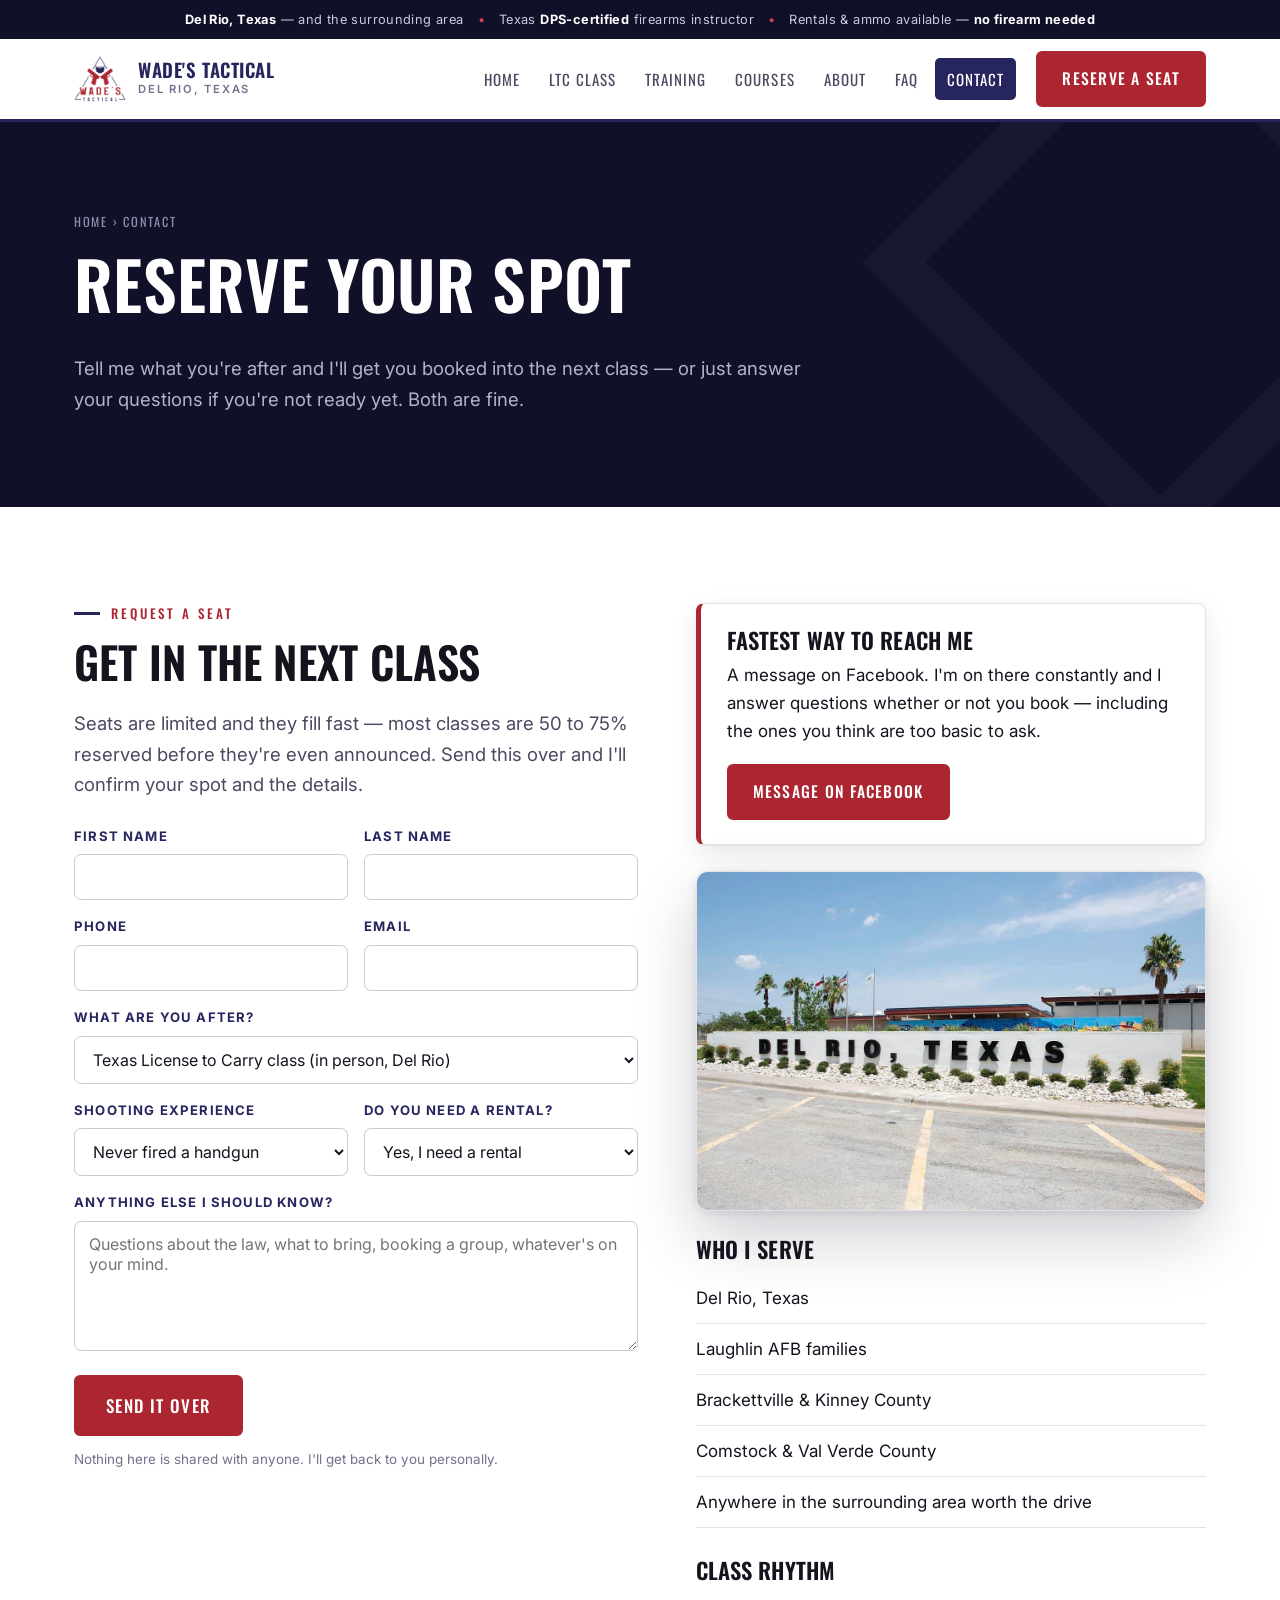
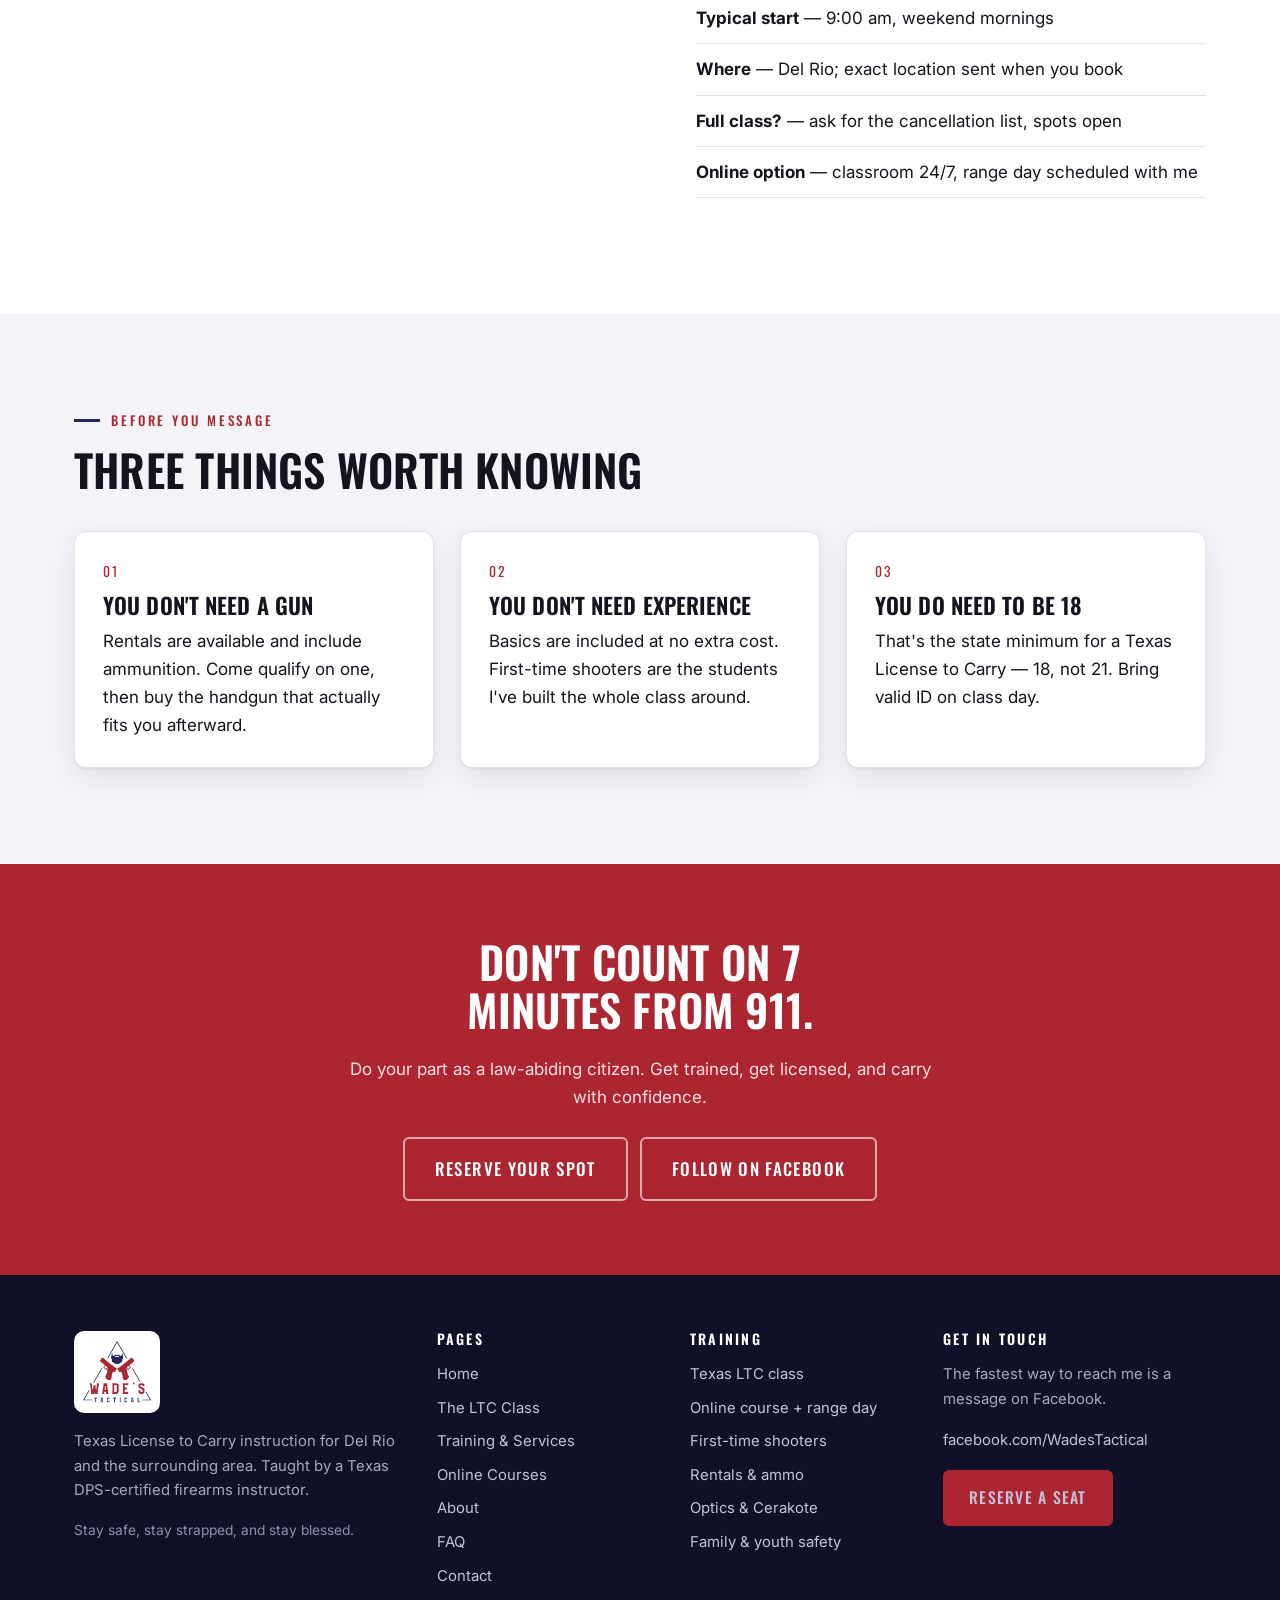
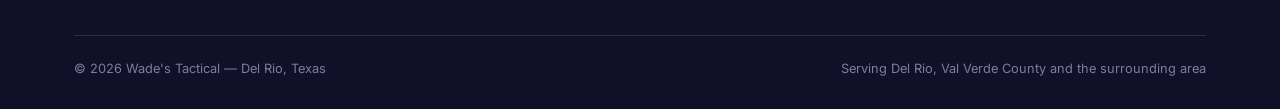
<file: contact.html>
<!DOCTYPE html>
<html lang="en">
<head>
<meta charset="utf-8">
<meta name="viewport" content="width=device-width,initial-scale=1">
<title>Reserve a Seat | Wade's Tactical — Del Rio, TX</title>
<meta name="description" content="Reserve your seat in the next Texas License to Carry class in Del Rio, Texas. Message Wade's Tactical with your questions — first-time shooters welcome, rentals with ammunition available.">
<meta name="robots" content="index,follow,max-image-preview:large,max-snippet:-1,max-video-preview:-1">
<meta name="geo.region" content="US-TX">
<meta name="geo.placename" content="Del Rio, Texas">
<link rel="canonical" href="https://www.wadestactical.com/contact">
<link rel="icon" href="images/mark.png">
<meta property="og:url" content="https://www.wadestactical.com/contact">
<meta property="og:site_name" content="Wade&#39;s Tactical">
<meta property="og:locale" content="en_US">
<meta property="og:type" content="website">
<meta property="og:title" content="Reserve a Seat — Wade's Tactical, Del Rio TX">
<meta property="og:description" content="Get into the next Texas License to Carry class in Del Rio. First-time shooters welcome, rentals with ammunition available.">
<meta property="og:image" content="images/wade-family-og.jpg">
<meta property="og:image:width" content="1200">
<meta property="og:image:height" content="628">
<meta name="twitter:card" content="summary_large_image">
<meta name="twitter:image" content="images/wade-family-og.jpg">
<link rel="preconnect" href="https://fonts.googleapis.com">
<link rel="preconnect" href="https://fonts.gstatic.com" crossorigin>
<link href="https://fonts.googleapis.com/css2?family=Oswald:wght@300;400;500;600&family=Inter:wght@400;500;600;700&display=swap" rel="stylesheet">
<link rel="stylesheet" href="css/site.css">
<script type="application/ld+json">
{
 "@context": "https://schema.org",
 "@type": "BreadcrumbList",
 "itemListElement": [
  {
   "@type": "ListItem",
   "position": 1,
   "name": "Home",
   "item": "https://www.wadestactical.com/"
  },
  {
   "@type": "ListItem",
   "position": 2,
   "name": "Reserve a Seat",
   "item": "https://www.wadestactical.com/contact"
  }
 ]
}
</script>
</head>
<body>

<div class="topbar"><div class="wrap">
  <span><strong>Del Rio, Texas</strong> &mdash; and the surrounding area</span>
  <span class="dot">&bull;</span>
  <span>Texas <strong>DPS-certified</strong> firearms instructor</span>
  <span class="dot">&bull;</span>
  <span>Rentals &amp; ammo available &mdash; <strong>no firearm needed</strong></span>
</div></div>

<header class="site">
  <div class="bar">
    <a class="brand" href="index.html">
      <img src="images/logo.png" alt="Wade's Tactical">
      <span><b>Wade's Tactical</b><span>Del Rio, Texas</span></span>
    </a>
    <nav class="main" id="nav">
      <a href="index.html">Home</a>
      <a href="ltc-class.html">LTC Class</a>
      <a href="services.html">Training</a>
      <a href="courses.html">Courses</a>
      <a href="about.html">About</a>
      <a href="faq.html">FAQ</a>
      <a href="contact.html" class="on">Contact</a>
    </nav>
    <div class="hdr-cta">
      <a class="btn btn-primary" href="#reserve">Reserve a Seat</a>
      <button class="burger" aria-label="Menu" aria-expanded="false"><span></span><span></span><span></span></button>
    </div>
  </div>
</header>

<section class="phero">
  <div class="wrap">
    <p class="crumbs"><a href="index.html">Home</a> &rsaquo; Contact</p>
    <h1>Reserve your spot</h1>
    <p class="lede">Tell me what you're after and I'll get you booked into the next class &mdash; or just answer your questions if you're not ready yet. Both are fine.</p>
  </div>
</section>

<section class="pad" id="reserve">
  <div class="wrap split top">

    <div class="rv">
      <p class="eyebrow">Request a seat</p>
      <h2>Get in the next class</h2>
      <p class="lede">Seats are limited and they fill fast &mdash; most classes are 50 to 75% reserved before they're even announced. Send this over and I'll confirm your spot and the details.</p>

      <form class="form" data-seat-form
            action="https://formsubmit.co/ajax/WadesTactical@gmail.com"
            method="POST" style="margin-top:26px">

        <!-- FormSubmit config -->
        <input type="hidden" name="_subject" value="New seat request from wadestactical.com">
        <input type="hidden" name="_template" value="table">
        <input type="hidden" name="_captcha" value="false">
        <!-- honeypot: humans never fill this in, bots do -->
        <input type="text" name="_honey" tabindex="-1" autocomplete="off" aria-hidden="true" class="hp">

        <div class="row2">
          <div><label for="fn">First name</label><input id="fn" name="First Name" type="text" autocomplete="given-name" required></div>
          <div><label for="ln">Last name</label><input id="ln" name="Last Name" type="text" autocomplete="family-name"></div>
        </div>
        <div class="row2">
          <div><label for="ph">Phone</label><input id="ph" name="Phone" type="tel" autocomplete="tel"></div>
          <div><label for="em">Email</label><input id="em" name="email" type="email" autocomplete="email" required></div>
        </div>
        <div>
          <label for="want">What are you after?</label>
          <select id="want" name="Interested In">
            <option>Texas License to Carry class (in person, Del Rio)</option>
            <option>Online course + range day to qualify</option>
            <option>First-time shooter, start at the beginning</option>
            <option>Family / youth range safety session</option>
            <option>Pistol optic install, zero or training</option>
            <option>Cerakote refinishing or sight work</option>
            <option>California CCW course or renewal</option>
            <option>License to Carry gift bag</option>
            <option>Just have a question</option>
          </select>
        </div>
        <div class="row2">
          <div>
            <label for="exp">Shooting experience</label>
            <select id="exp" name="Shooting Experience">
              <option>Never fired a handgun</option>
              <option>A little, it's been a while</option>
              <option>Comfortable, shoot regularly</option>
            </select>
          </div>
          <div>
            <label for="rental">Do you need a rental?</label>
            <select id="rental" name="Needs Rental">
              <option>Yes, I need a rental</option>
              <option>No, I'll bring my own</option>
              <option>Not sure yet</option>
            </select>
          </div>
        </div>
        <div><label for="msg">Anything else I should know?</label><textarea id="msg" name="Message" placeholder="Questions about the law, what to bring, booking a group, whatever's on your mind."></textarea></div>
        <div>
          <button class="btn btn-primary btn-lg" type="submit">Send it over</button>
          <p class="form-note" style="margin-top:12px">Nothing here is shared with anyone. I'll get back to you personally.</p>
          <p class="callout form-success" hidden style="margin-top:18px">
            <strong>Got it &mdash; thanks!</strong> Your request just landed in my inbox. I'll reach out personally to confirm your spot and the details.
          </p>
          <p class="callout form-error" hidden style="margin-top:18px">
            <strong>That didn't go through.</strong> Don't lose what you typed &mdash; use one of these and it'll
            reach me either way:
            <a class="btn btn-primary" data-mail-fallback href="#" style="margin:12px 8px 0 0">Send it as an email</a>
            <a class="btn btn-outline" href="https://m.me/WadesTactical" target="_blank" rel="noopener" style="margin-top:12px">Message on Facebook</a>
          </p>
        </div>
      </form>
    </div>

    <div class="rv">
      <div class="callout" style="margin-bottom:26px">
        <h3>Fastest way to reach me</h3>
        <p>A message on Facebook. I'm on there constantly and I answer questions whether or not you book &mdash; including the ones you think are too basic to ask.</p>
        <p style="margin-bottom:0">
          <a class="btn btn-primary" href="https://m.me/WadesTactical" target="_blank" rel="noopener">Message on Facebook</a>
        </p>
      </div>

      <div class="framed" style="margin-bottom:26px">
        <img src="images/del-rio-sign.jpg" alt="The Del Rio, Texas city sign" loading="lazy">
      </div>

      <h3>Who I serve</h3>
      <ul class="plain">
        <li>Del Rio, Texas</li>
        <li>Laughlin AFB families</li>
        <li>Brackettville &amp; Kinney County</li>
        <li>Comstock &amp; Val Verde County</li>
        <li>Anywhere in the surrounding area worth the drive</li>
      </ul>

      <h3 style="margin-top:30px">Class rhythm</h3>
      <ul class="plain">
        <li><strong>Typical start</strong> &mdash; 9:00 am, weekend mornings</li>
        <li><strong>Where</strong> &mdash; Del Rio; exact location sent when you book</li>
        <li><strong>Full class?</strong> &mdash; ask for the cancellation list, spots open</li>
        <li><strong>Online option</strong> &mdash; classroom 24/7, range day scheduled with me</li>
      </ul>
    </div>

  </div>
</section>

<section class="pad wash">
  <div class="wrap">
    <div class="rv" style="max-width:720px;margin-bottom:38px">
      <p class="eyebrow">Before you message</p>
      <h2>Three things worth knowing</h2>
    </div>
    <div class="grid g3">
      <div class="card rv">
        <span class="num">01</span>
        <h3>You don't need a gun</h3>
        <p>Rentals are available and include ammunition. Come qualify on one, then buy the handgun that actually fits you afterward.</p>
      </div>
      <div class="card rv">
        <span class="num">02</span>
        <h3>You don't need experience</h3>
        <p>Basics are included at no extra cost. First-time shooters are the students I've built the whole class around.</p>
      </div>
      <div class="card rv">
        <span class="num">03</span>
        <h3>You do need to be 18</h3>
        <p>That's the state minimum for a Texas License to Carry &mdash; 18, not 21. Bring valid ID on class day.</p>
      </div>
    </div>
  </div>
</section>

<section class="cta-band">
  <div class="wrap">
    <h2>Don't count on 7 minutes from 911.</h2>
    <p>Do your part as a law-abiding citizen. Get trained, get licensed, and carry with confidence.</p>
    <div class="cta-actions">
      <a class="btn btn-ghost btn-lg" href="#reserve">Reserve your spot</a>
      <a class="btn btn-ghost btn-lg" href="https://www.facebook.com/WadesTactical" target="_blank" rel="noopener">Follow on Facebook</a>
    </div>
  </div>
</section>

<footer class="site">
  <div class="wrap">
    <div class="foot-grid">
      <div class="foot-brand">
        <img src="images/logo.png" alt="Wade's Tactical">
        <p>Texas License to Carry instruction for Del Rio and the surrounding area. Taught by a Texas DPS-certified firearms instructor.</p>
        <p style="color:#8f8fb0;font-size:.86rem">Stay safe, stay strapped, and stay blessed.</p>
      </div>
      <div>
        <h4>Pages</h4>
        <ul class="foot-links">
          <li><a href="index.html">Home</a></li>
          <li><a href="ltc-class.html">The LTC Class</a></li>
          <li><a href="services.html">Training &amp; Services</a></li>
          <li><a href="courses.html">Online Courses</a></li>
          <li><a href="about.html">About</a></li>
          <li><a href="faq.html">FAQ</a></li>
          <li><a href="contact.html">Contact</a></li>
        </ul>
      </div>
      <div>
        <h4>Training</h4>
        <ul class="foot-links">
          <li><a href="ltc-class.html">Texas LTC class</a></li>
          <li><a href="services.html#online">Online course + range day</a></li>
          <li><a href="services.html#firsttime">First-time shooters</a></li>
          <li><a href="services.html#rentals">Rentals &amp; ammo</a></li>
          <li><a href="services.html#optics">Optics &amp; Cerakote</a></li>
          <li><a href="services.html#family">Family &amp; youth safety</a></li>
        </ul>
      </div>
      <div>
        <h4>Get in touch</h4>
        <p>The fastest way to reach me is a message on Facebook.</p>
        <p><a href="https://www.facebook.com/WadesTactical" target="_blank" rel="noopener">facebook.com/WadesTactical</a></p>
        <p style="margin-top:18px"><a class="btn btn-primary" href="#reserve">Reserve a seat</a></p>
      </div>
    </div>
    <div class="legal">
      <span>&copy; <span id="yr">2026</span> Wade's Tactical &mdash; Del Rio, Texas</span>
      <span>Serving Del Rio, Val Verde County and the surrounding area</span>
    </div>
  </div>
</footer>

<script src="js/site.js"></script>
<script>document.getElementById('yr').textContent=new Date().getFullYear();</script>
</body>
</html>
</file>
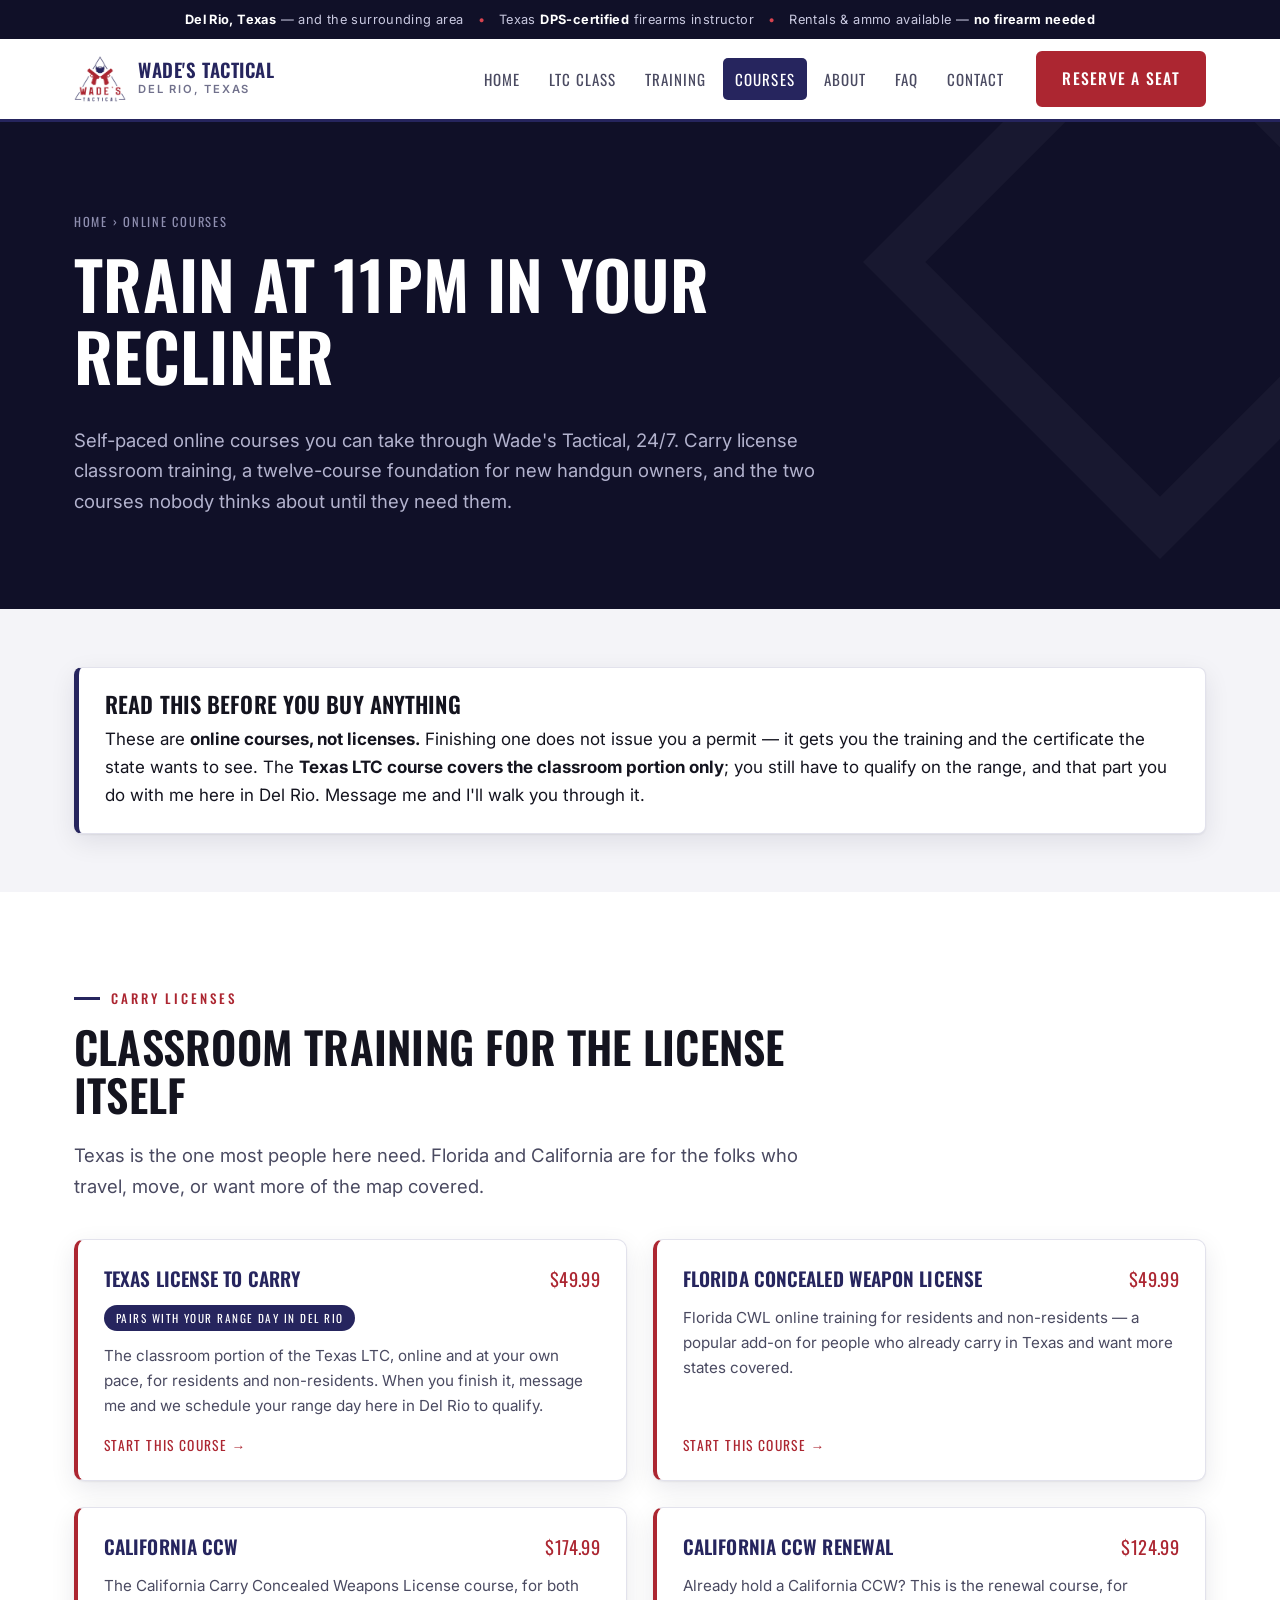
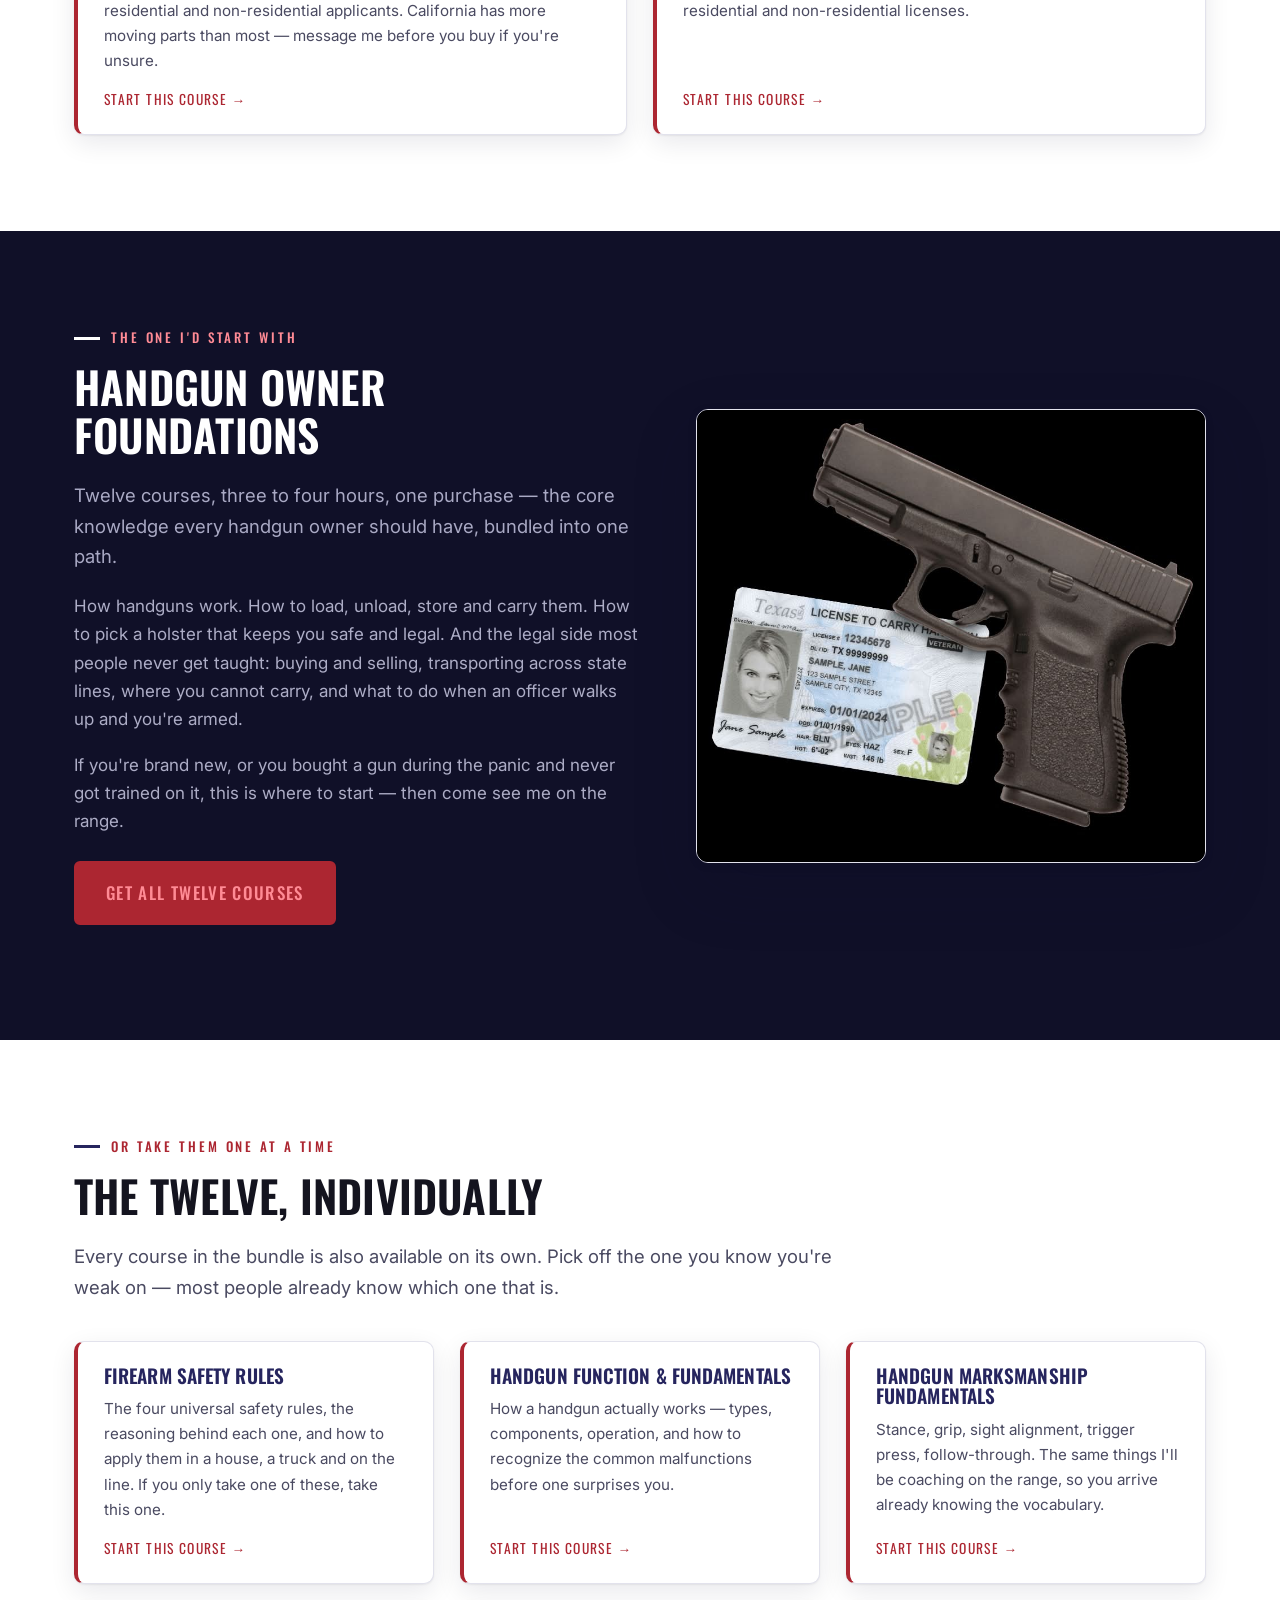
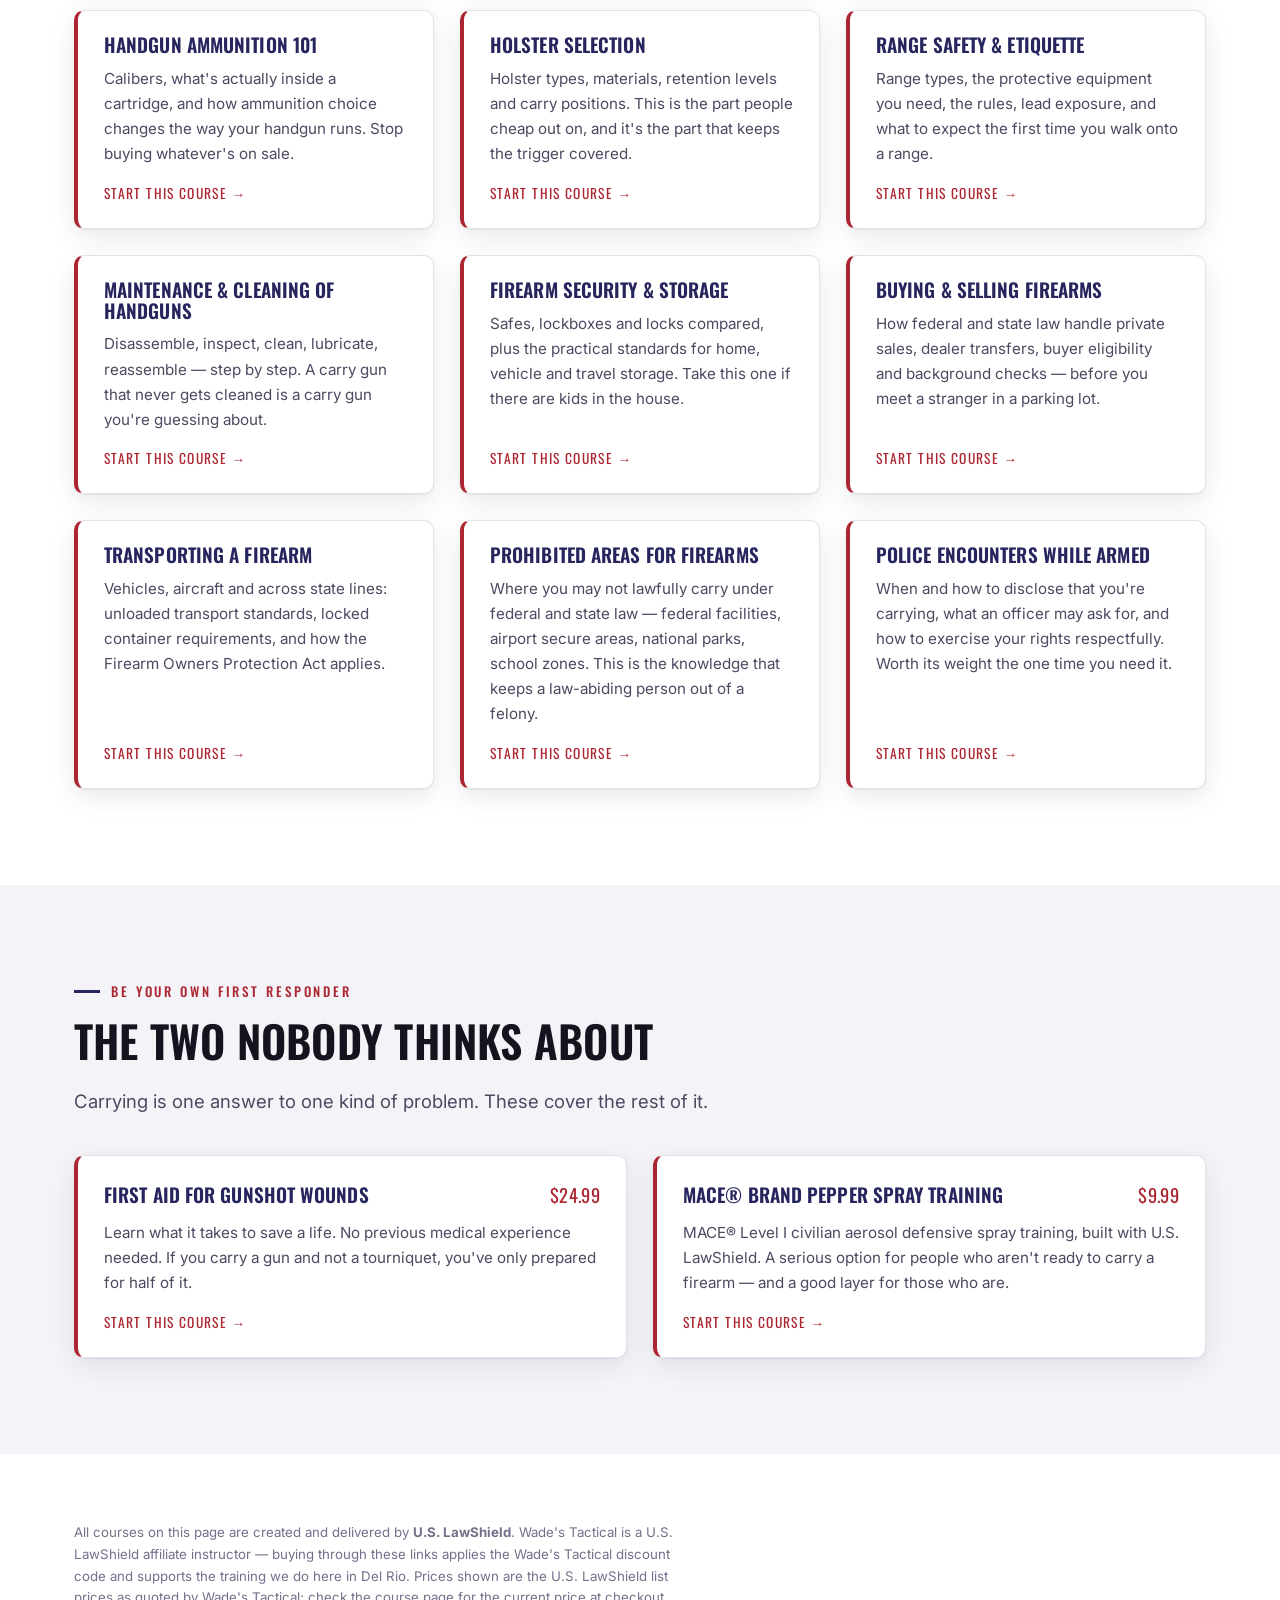
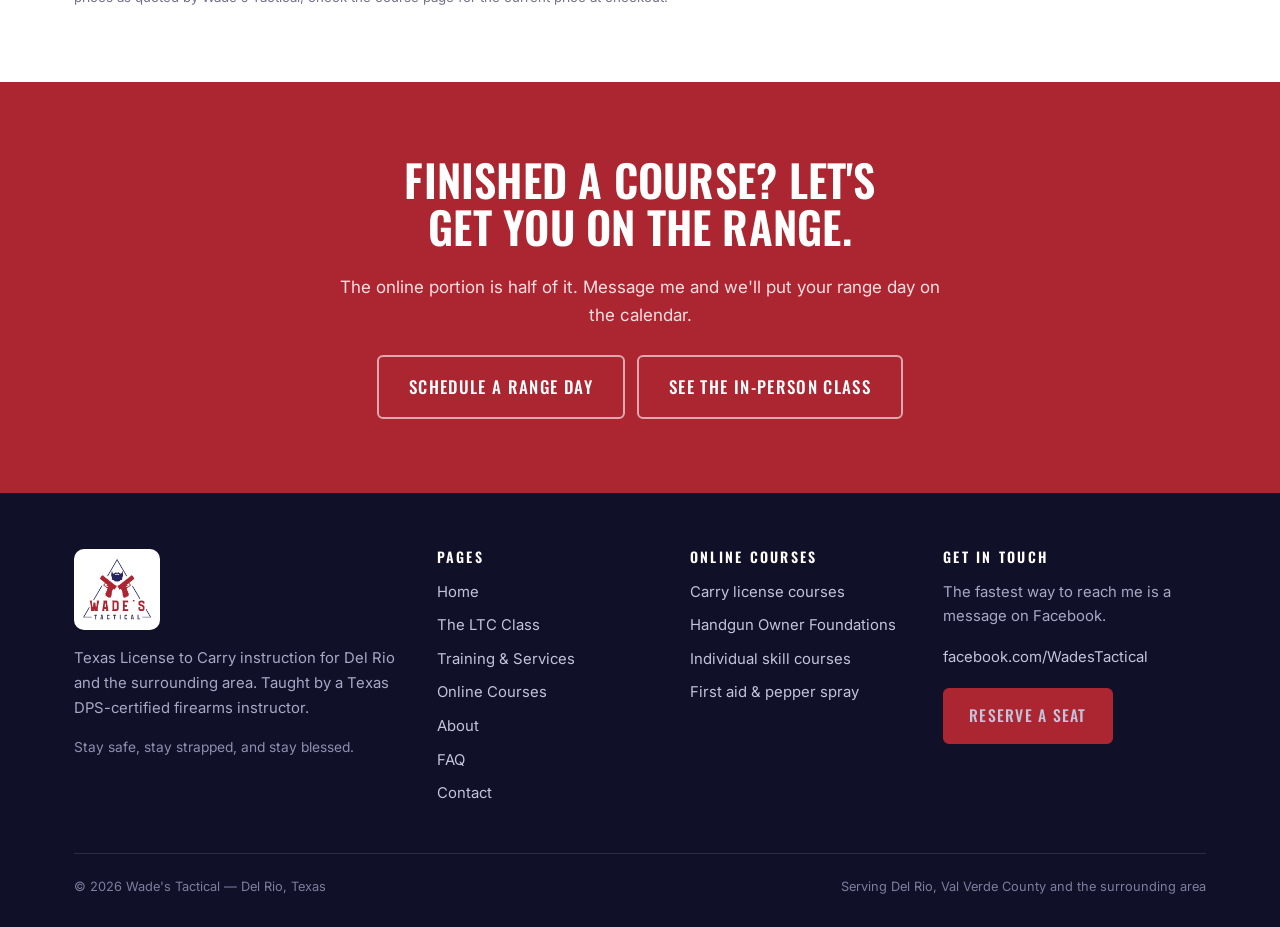
<file: courses.html>
<!DOCTYPE html>
<html lang="en">
<head>
<meta charset="utf-8">
<meta name="viewport" content="width=device-width,initial-scale=1">
<title>Online Courses | Wade's Tactical &mdash; Del Rio, TX</title>
<meta name="description" content="Self-paced online firearms courses offered through Wade's Tactical: Texas LTC and Florida CWL classroom training, California CCW and renewal, the 12-course Handgun Owner Foundations bundle, first aid for gunshot wounds and pepper spray training.">
<meta name="robots" content="index,follow,max-image-preview:large,max-snippet:-1,max-video-preview:-1">
<meta name="geo.region" content="US-TX">
<meta name="geo.placename" content="Del Rio, Texas">
<link rel="canonical" href="https://www.wadestactical.com/courses">
<link rel="icon" href="images/mark.png">
<meta property="og:url" content="https://www.wadestactical.com/courses">
<meta property="og:site_name" content="Wade&#39;s Tactical">
<meta property="og:locale" content="en_US">
<meta property="og:type" content="website">
<meta property="og:title" content="Online Courses &mdash; Wade's Tactical, Del Rio TX">
<meta property="og:description" content="Carry license courses, the 12-course Handgun Owner Foundations bundle, and first aid and pepper spray training &mdash; all self-paced, all through Wade's Tactical.">
<meta property="og:image" content="images/wade-family-og.jpg">
<meta property="og:image:width" content="1200">
<meta property="og:image:height" content="628">
<meta name="twitter:card" content="summary_large_image">
<meta name="twitter:image" content="images/wade-family-og.jpg">
<link rel="preconnect" href="https://fonts.googleapis.com">
<link rel="preconnect" href="https://fonts.gstatic.com" crossorigin>
<link href="https://fonts.googleapis.com/css2?family=Oswald:wght@300;400;500;600&family=Inter:wght@400;500;600;700&display=swap" rel="stylesheet">
<link rel="stylesheet" href="css/site.css">
<script type="application/ld+json">
{
 "@context": "https://schema.org",
 "@type": "BreadcrumbList",
 "itemListElement": [
  {
   "@type": "ListItem",
   "position": 1,
   "name": "Home",
   "item": "https://www.wadestactical.com/"
  },
  {
   "@type": "ListItem",
   "position": 2,
   "name": "Online Courses",
   "item": "https://www.wadestactical.com/courses"
  }
 ]
}
</script>
</head>
<body>

<div class="topbar"><div class="wrap">
  <span><strong>Del Rio, Texas</strong> &mdash; and the surrounding area</span>
  <span class="dot">&bull;</span>
  <span>Texas <strong>DPS-certified</strong> firearms instructor</span>
  <span class="dot">&bull;</span>
  <span>Rentals &amp; ammo available &mdash; <strong>no firearm needed</strong></span>
</div></div>

<header class="site">
  <div class="bar">
    <a class="brand" href="index.html">
      <img src="images/logo.png" alt="Wade's Tactical">
      <span><b>Wade's Tactical</b><span>Del Rio, Texas</span></span>
    </a>
    <nav class="main" id="nav">
      <a href="index.html">Home</a>
      <a href="ltc-class.html">LTC Class</a>
      <a href="services.html">Training</a>
      <a href="courses.html" class="on">Courses</a>
      <a href="about.html">About</a>
      <a href="faq.html">FAQ</a>
      <a href="contact.html">Contact</a>
    </nav>
    <div class="hdr-cta">
      <a class="btn btn-primary" href="contact.html">Reserve a Seat</a>
      <button class="burger" aria-label="Menu" aria-expanded="false"><span></span><span></span><span></span></button>
    </div>
  </div>
</header>

<section class="phero">
  <div class="wrap">
    <p class="crumbs"><a href="index.html">Home</a> &rsaquo; Online Courses</p>
    <h1>Train at 11pm in your recliner</h1>
    <p class="lede">Self-paced online courses you can take through Wade's Tactical, 24/7. Carry license classroom training, a twelve-course foundation for new handgun owners, and the two courses nobody thinks about until they need them.</p>
  </div>
</section>

<section class="pad-sm wash">
  <div class="wrap">
    <div class="callout navy rv">
      <h3>Read this before you buy anything</h3>
      <p>These are <strong>online courses, not licenses.</strong> Finishing one does not issue you a permit &mdash; it gets you the training and the certificate the state wants to see. The <strong>Texas LTC course covers the classroom portion only</strong>; you still have to qualify on the range, and that part you do with me here in Del&nbsp;Rio. Message me and I'll walk you through it.</p>
    </div>
  </div>
</section>

<!-- ============ LICENSE COURSES ============ -->
<section class="pad" id="licenses">
  <div class="wrap">
    <div class="rv" style="max-width:760px;margin-bottom:38px">
      <p class="eyebrow">Carry licenses</p>
      <h2>Classroom training for the license itself</h2>
      <p class="lede">Texas is the one most people here need. Florida and California are for the folks who travel, move, or want more of the map covered.</p>
    </div>
    <div class="grid g2">
      <a class="crs rv" href="https://educate.uslawshield.com/product/u-s-lawshield-texas-ltc-online-training/ref/127?coupon-code=USLS8954" target="_blank" rel="noopener sponsored">
        <div class="crs-head"><h3>Texas License to Carry</h3><span class="crs-price">$49.99</span></div>
        <span class="crs-badge">Pairs with your range day in Del Rio</span><p>The classroom portion of the Texas LTC, online and at your own pace, for residents and non-residents. When you finish it, message me and we schedule your range day here in Del Rio to qualify.</p>
        <span class="crs-go">Start this course &rarr;</span>
      </a>
      <a class="crs rv" href="https://educate.uslawshield.com/product/u-s-lawshield-florida-cwl-online-training/ref/127?coupon-code=USLS8954" target="_blank" rel="noopener sponsored">
        <div class="crs-head"><h3>Florida Concealed Weapon License</h3><span class="crs-price">$49.99</span></div>
        <p>Florida CWL online training for residents and non-residents &mdash; a popular add-on for people who already carry in Texas and want more states covered.</p>
        <span class="crs-go">Start this course &rarr;</span>
      </a>
      <a class="crs rv" href="https://educate.uslawshield.com/product/u-s-lawshield-california-ccw-course/ref/127?coupon-code=899827" target="_blank" rel="noopener sponsored">
        <div class="crs-head"><h3>California CCW</h3><span class="crs-price">$174.99</span></div>
        <p>The California Carry Concealed Weapons License course, for both residential and non-residential applicants. California has more moving parts than most &mdash; message me before you buy if you're unsure.</p>
        <span class="crs-go">Start this course &rarr;</span>
      </a>
      <a class="crs rv" href="https://educate.uslawshield.com/product/u-s-lawshield-california-ccw-renewal-course/ref/127?coupon-code=899827" target="_blank" rel="noopener sponsored">
        <div class="crs-head"><h3>California CCW Renewal</h3><span class="crs-price">$124.99</span></div>
        <p>Already hold a California CCW? This is the renewal course, for residential and non-residential licenses.</p>
        <span class="crs-go">Start this course &rarr;</span>
      </a>
    </div>
  </div>
</section>

<!-- ============ BUNDLE ============ -->
<section class="pad dark" id="foundations">
  <div class="wrap split">
    <div class="rv">
      <p class="eyebrow">The one I'd start with</p>
      <h2>Handgun Owner Foundations</h2>
      <p class="lede">Twelve courses, three to four hours, one purchase &mdash; the core knowledge every handgun owner should have, bundled into one path.</p>
      <p>How handguns work. How to load, unload, store and carry them. How to pick a holster that keeps you safe and legal. And the legal side most people never get taught: buying and selling, transporting across state lines, where you cannot carry, and what to do when an officer walks up and you're armed.</p>
      <p>If you're brand new, or you bought a gun during the panic and never got trained on it, this is where to start &mdash; then come see me on the range.</p>
      <p style="margin-top:26px">
        <a class="btn btn-primary btn-lg" href="https://educate.uslawshield.com/product/handgun-owner-foundations/ref/127?coupon-code=EFJACPCE" target="_blank" rel="noopener sponsored">Get all twelve courses</a>
      </p>
    </div>
    <div class="rv framed">
      <img src="images/ltc-card-pistol.jpg" alt="A Texas License to Carry card beside a pistol" loading="lazy">
    </div>
  </div>
</section>

<!-- ============ INDIVIDUAL SKILLS ============ -->
<section class="pad" id="skills">
  <div class="wrap">
    <div class="rv" style="max-width:760px;margin-bottom:38px">
      <p class="eyebrow">Or take them one at a time</p>
      <h2>The twelve, individually</h2>
      <p class="lede">Every course in the bundle is also available on its own. Pick off the one you know you're weak on &mdash; most people already know which one that is.</p>
    </div>
    <div class="grid g3">
      <a class="crs rv" href="https://educate.uslawshield.com/product/firearm-safety-rules/ref/127?coupon-code=EFJACPCE" target="_blank" rel="noopener sponsored">
        <div class="crs-head"><h3>Firearm Safety Rules</h3></div>
        <p>The four universal safety rules, the reasoning behind each one, and how to apply them in a house, a truck and on the line. If you only take one of these, take this one.</p>
        <span class="crs-go">Start this course &rarr;</span>
      </a>
      <a class="crs rv" href="https://educate.uslawshield.com/product/handgun-function-fundamentals/ref/127?coupon-code=EFJACPCE" target="_blank" rel="noopener sponsored">
        <div class="crs-head"><h3>Handgun Function &amp; Fundamentals</h3></div>
        <p>How a handgun actually works &mdash; types, components, operation, and how to recognize the common malfunctions before one surprises you.</p>
        <span class="crs-go">Start this course &rarr;</span>
      </a>
      <a class="crs rv" href="https://educate.uslawshield.com/product/handgun-marksmanship-fundamentals/ref/127?coupon-code=EFJACPCE" target="_blank" rel="noopener sponsored">
        <div class="crs-head"><h3>Handgun Marksmanship Fundamentals</h3></div>
        <p>Stance, grip, sight alignment, trigger press, follow-through. The same things I'll be coaching on the range, so you arrive already knowing the vocabulary.</p>
        <span class="crs-go">Start this course &rarr;</span>
      </a>
      <a class="crs rv" href="https://educate.uslawshield.com/product/handgun-ammunition-101/ref/127?coupon-code=EFJACPCE" target="_blank" rel="noopener sponsored">
        <div class="crs-head"><h3>Handgun Ammunition 101</h3></div>
        <p>Calibers, what's actually inside a cartridge, and how ammunition choice changes the way your handgun runs. Stop buying whatever's on sale.</p>
        <span class="crs-go">Start this course &rarr;</span>
      </a>
      <a class="crs rv" href="https://educate.uslawshield.com/product/holster-selection/ref/127?coupon-code=EFJACPCE" target="_blank" rel="noopener sponsored">
        <div class="crs-head"><h3>Holster Selection</h3></div>
        <p>Holster types, materials, retention levels and carry positions. This is the part people cheap out on, and it's the part that keeps the trigger covered.</p>
        <span class="crs-go">Start this course &rarr;</span>
      </a>
      <a class="crs rv" href="https://educate.uslawshield.com/product/range-safety-etiquette/ref/127?coupon-code=EFJACPCE" target="_blank" rel="noopener sponsored">
        <div class="crs-head"><h3>Range Safety &amp; Etiquette</h3></div>
        <p>Range types, the protective equipment you need, the rules, lead exposure, and what to expect the first time you walk onto a range.</p>
        <span class="crs-go">Start this course &rarr;</span>
      </a>
      <a class="crs rv" href="https://educate.uslawshield.com/product/maintenance-cleaning-of-handguns/ref/127?coupon-code=EFJACPCE" target="_blank" rel="noopener sponsored">
        <div class="crs-head"><h3>Maintenance &amp; Cleaning of Handguns</h3></div>
        <p>Disassemble, inspect, clean, lubricate, reassemble &mdash; step by step. A carry gun that never gets cleaned is a carry gun you're guessing about.</p>
        <span class="crs-go">Start this course &rarr;</span>
      </a>
      <a class="crs rv" href="https://educate.uslawshield.com/product/firearm-security-storage/ref/127?coupon-code=EFJACPCE" target="_blank" rel="noopener sponsored">
        <div class="crs-head"><h3>Firearm Security &amp; Storage</h3></div>
        <p>Safes, lockboxes and locks compared, plus the practical standards for home, vehicle and travel storage. Take this one if there are kids in the house.</p>
        <span class="crs-go">Start this course &rarr;</span>
      </a>
      <a class="crs rv" href="https://educate.uslawshield.com/product/buying-selling-firearms/ref/127?coupon-code=EFJACPCE" target="_blank" rel="noopener sponsored">
        <div class="crs-head"><h3>Buying &amp; Selling Firearms</h3></div>
        <p>How federal and state law handle private sales, dealer transfers, buyer eligibility and background checks &mdash; before you meet a stranger in a parking lot.</p>
        <span class="crs-go">Start this course &rarr;</span>
      </a>
      <a class="crs rv" href="https://educate.uslawshield.com/product/transporting-a-firearm/ref/127?coupon-code=EFJACPCE" target="_blank" rel="noopener sponsored">
        <div class="crs-head"><h3>Transporting a Firearm</h3></div>
        <p>Vehicles, aircraft and across state lines: unloaded transport standards, locked container requirements, and how the Firearm Owners Protection Act applies.</p>
        <span class="crs-go">Start this course &rarr;</span>
      </a>
      <a class="crs rv" href="https://educate.uslawshield.com/product/prohibited-areas-for-firearms/ref/127?coupon-code=EFJACPCE" target="_blank" rel="noopener sponsored">
        <div class="crs-head"><h3>Prohibited Areas for Firearms</h3></div>
        <p>Where you may not lawfully carry under federal and state law &mdash; federal facilities, airport secure areas, national parks, school zones. This is the knowledge that keeps a law-abiding person out of a felony.</p>
        <span class="crs-go">Start this course &rarr;</span>
      </a>
      <a class="crs rv" href="https://educate.uslawshield.com/product/police-encounters-while-armed/ref/127?coupon-code=EFJACPCE" target="_blank" rel="noopener sponsored">
        <div class="crs-head"><h3>Police Encounters While Armed</h3></div>
        <p>When and how to disclose that you're carrying, what an officer may ask for, and how to exercise your rights respectfully. Worth its weight the one time you need it.</p>
        <span class="crs-go">Start this course &rarr;</span>
      </a>
    </div>
  </div>
</section>

<!-- ============ SAFETY ============ -->
<section class="pad wash" id="safety">
  <div class="wrap">
    <div class="rv" style="max-width:760px;margin-bottom:38px">
      <p class="eyebrow">Be your own first responder</p>
      <h2>The two nobody thinks about</h2>
      <p class="lede">Carrying is one answer to one kind of problem. These cover the rest of it.</p>
    </div>
    <div class="grid g2">
      <a class="crs rv" href="https://educate.uslawshield.com/product/first-aid-for-gunshot-wounds/ref/127?coupon-code=USLS1446" target="_blank" rel="noopener sponsored">
        <div class="crs-head"><h3>First Aid for Gunshot Wounds</h3><span class="crs-price">$24.99</span></div>
        <p>Learn what it takes to save a life. No previous medical experience needed. If you carry a gun and not a tourniquet, you've only prepared for half of it.</p>
        <span class="crs-go">Start this course &rarr;</span>
      </a>
      <a class="crs rv" href="https://educate.uslawshield.com/product/mace-brand-pepper-spray-training-for-civilians/ref/127?coupon-code=USLS1446" target="_blank" rel="noopener sponsored">
        <div class="crs-head"><h3>Mace&reg; Brand Pepper Spray Training</h3><span class="crs-price">$9.99</span></div>
        <p>MACE&reg; Level I civilian aerosol defensive spray training, built with U.S. LawShield. A serious option for people who aren't ready to carry a firearm &mdash; and a good layer for those who are.</p>
        <span class="crs-go">Start this course &rarr;</span>
      </a>
    </div>
  </div>
</section>

<section class="pad-sm">
  <div class="wrap">
    <p class="aff-note rv" style="max-width:78ch">
      All courses on this page are created and delivered by <strong>U.S. LawShield</strong>. Wade's Tactical is a
      U.S. LawShield affiliate instructor &mdash; buying through these links applies the Wade's Tactical discount
      code and supports the training we do here in Del Rio. Prices shown are the U.S. LawShield list prices as
      quoted by Wade's Tactical; check the course page for the current price at checkout.
    </p>
  </div>
</section>

<section class="cta-band">
  <div class="wrap">
    <h2>Finished a course? Let's get you on the range.</h2>
    <p>The online portion is half of it. Message me and we'll put your range day on the calendar.</p>
    <div class="cta-actions">
      <a class="btn btn-ghost btn-lg" href="contact.html">Schedule a range day</a>
      <a class="btn btn-ghost btn-lg" href="ltc-class.html">See the in-person class</a>
    </div>
  </div>
</section>

<footer class="site">
  <div class="wrap">
    <div class="foot-grid">
      <div class="foot-brand">
        <img src="images/logo.png" alt="Wade's Tactical">
        <p>Texas License to Carry instruction for Del Rio and the surrounding area. Taught by a Texas DPS-certified firearms instructor.</p>
        <p style="color:#8f8fb0;font-size:.86rem">Stay safe, stay strapped, and stay blessed.</p>
      </div>
      <div>
        <h4>Pages</h4>
        <ul class="foot-links">
          <li><a href="index.html">Home</a></li>
          <li><a href="ltc-class.html">The LTC Class</a></li>
          <li><a href="services.html">Training &amp; Services</a></li>
          <li><a href="courses.html">Online Courses</a></li>
          <li><a href="about.html">About</a></li>
          <li><a href="faq.html">FAQ</a></li>
          <li><a href="contact.html">Contact</a></li>
        </ul>
      </div>
      <div>
        <h4>Online courses</h4>
        <ul class="foot-links">
          <li><a href="courses.html#licenses">Carry license courses</a></li>
          <li><a href="courses.html#foundations">Handgun Owner Foundations</a></li>
          <li><a href="courses.html#skills">Individual skill courses</a></li>
          <li><a href="courses.html#safety">First aid &amp; pepper spray</a></li>
        </ul>
      </div>
      <div>
        <h4>Get in touch</h4>
        <p>The fastest way to reach me is a message on Facebook.</p>
        <p><a href="https://www.facebook.com/WadesTactical" target="_blank" rel="noopener">facebook.com/WadesTactical</a></p>
        <p style="margin-top:18px"><a class="btn btn-primary" href="contact.html">Reserve a seat</a></p>
      </div>
    </div>
    <div class="legal">
      <span>&copy; <span id="yr">2026</span> Wade's Tactical &mdash; Del Rio, Texas</span>
      <span>Serving Del Rio, Val Verde County and the surrounding area</span>
    </div>
  </div>
</footer>

<script src="js/site.js"></script>
<script>document.getElementById('yr').textContent=new Date().getFullYear();</script>
</body>
</html>
</file>
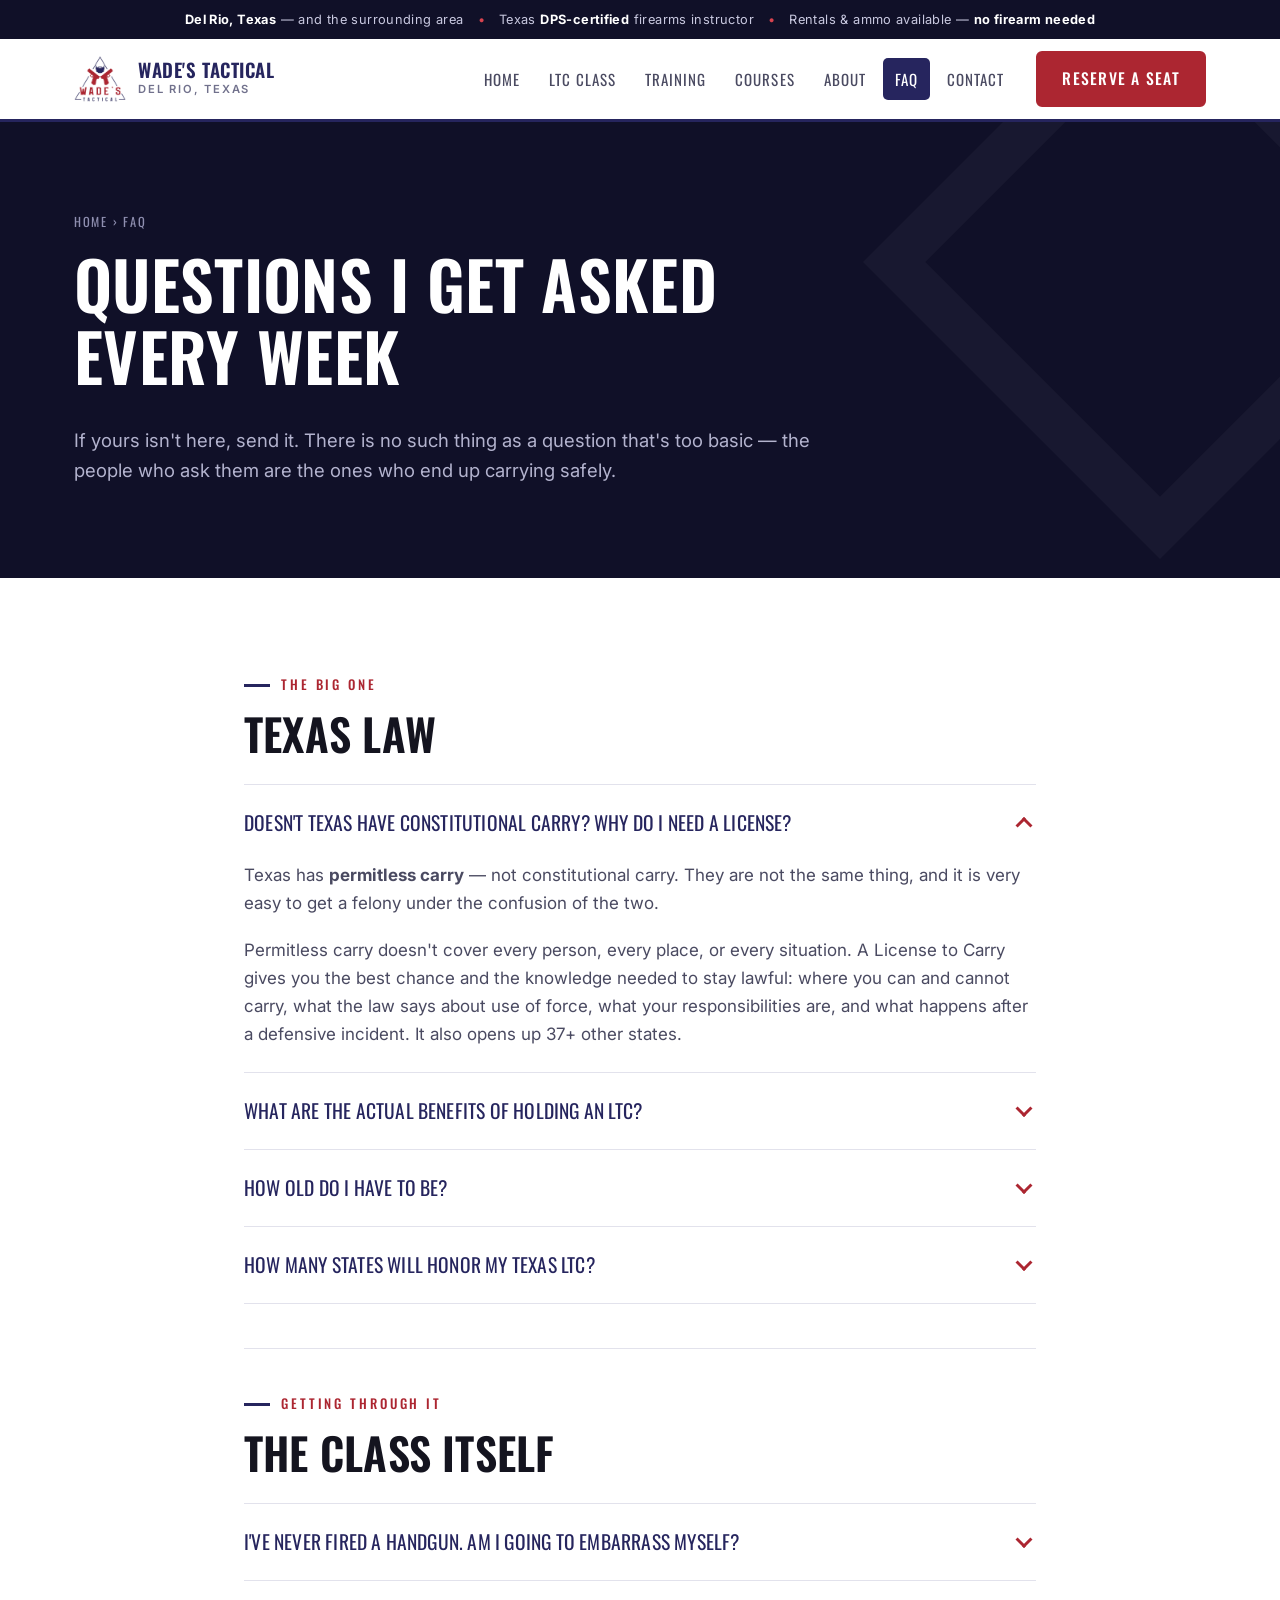
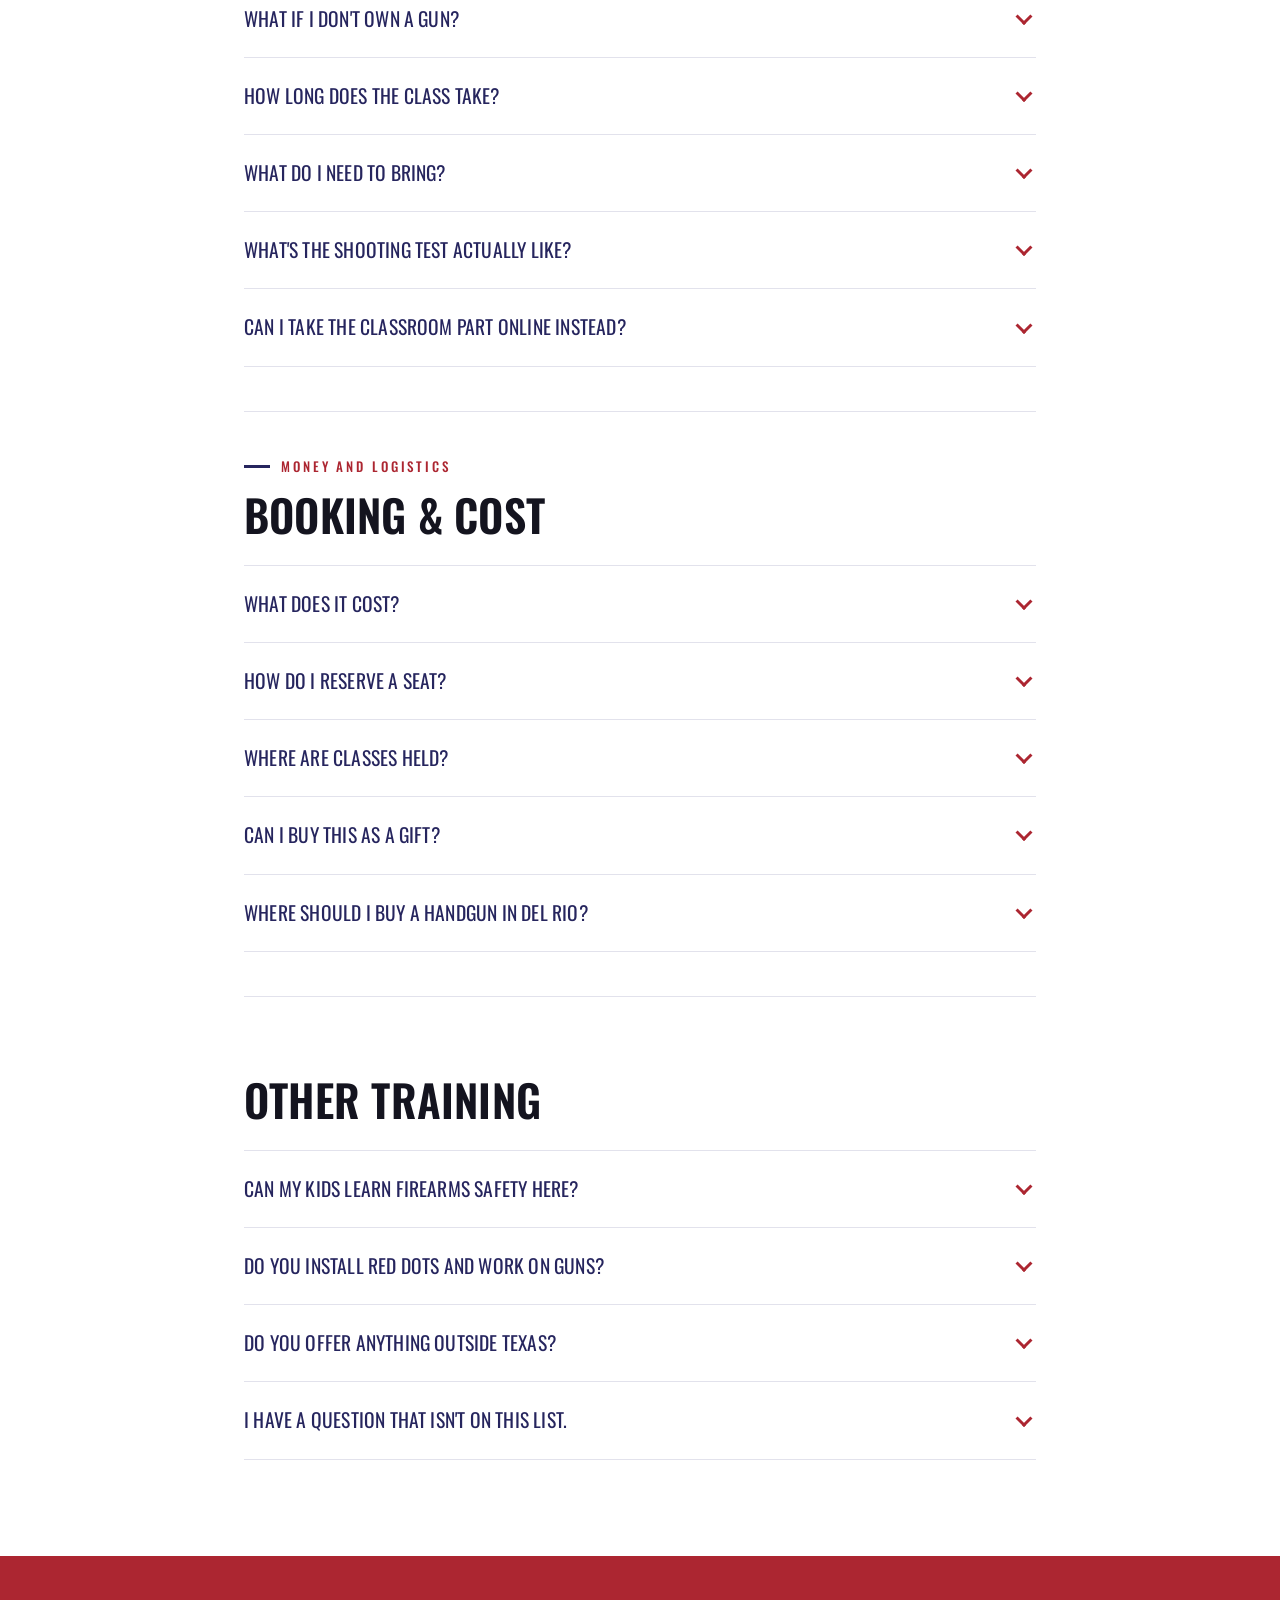
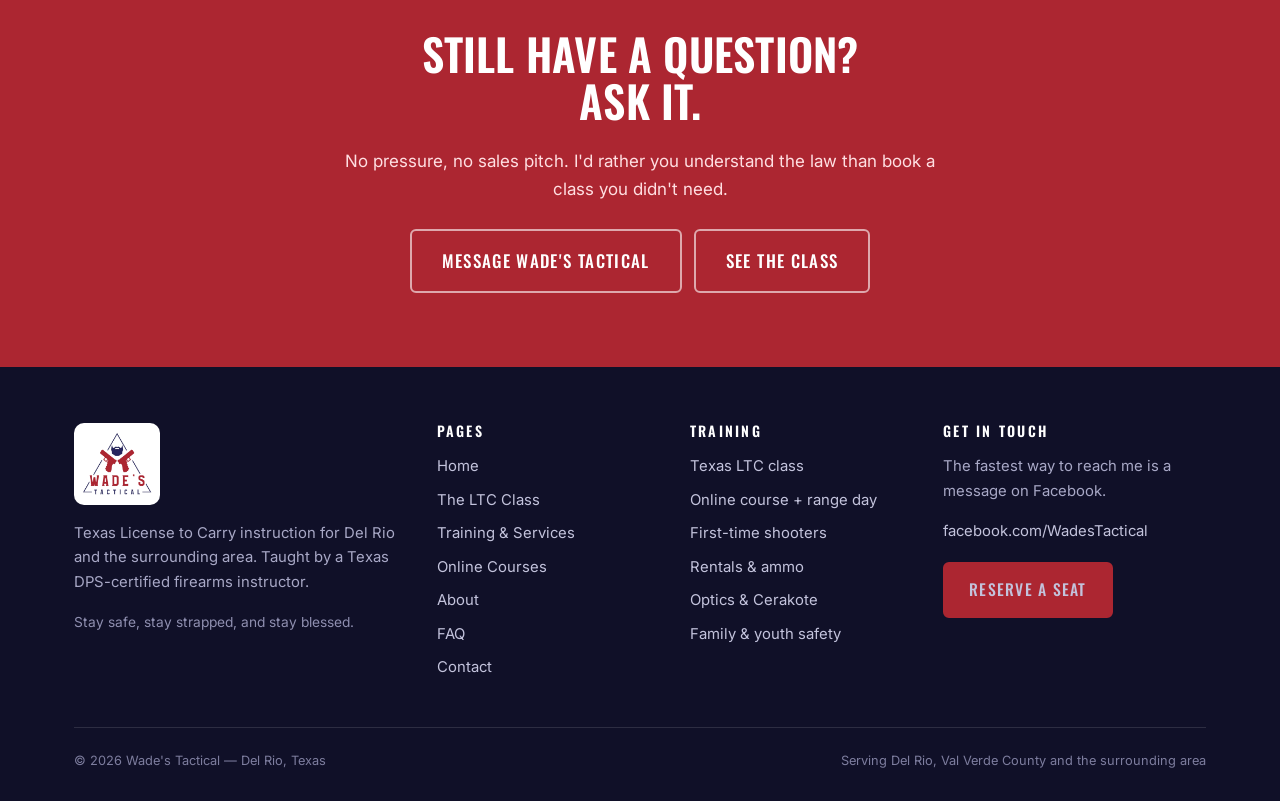
<file: faq.html>
<!DOCTYPE html>
<html lang="en">
<head>
<meta charset="utf-8">
<meta name="viewport" content="width=device-width,initial-scale=1">
<title>FAQ | Texas License to Carry Questions — Wade's Tactical, Del Rio TX</title>
<meta name="description" content="Answers to the questions Del Rio asks most about the Texas License to Carry: permitless carry vs. LTC, the 18-year-old minimum, reciprocity states, what if you don't own a gun, how long the class takes, and how to reserve a seat.">
<meta name="robots" content="index,follow,max-image-preview:large,max-snippet:-1,max-video-preview:-1">
<meta name="geo.region" content="US-TX">
<meta name="geo.placename" content="Del Rio, Texas">
<link rel="canonical" href="https://www.wadestactical.com/faq">
<link rel="icon" href="images/mark.png">
<meta property="og:url" content="https://www.wadestactical.com/faq">
<meta property="og:site_name" content="Wade&#39;s Tactical">
<meta property="og:locale" content="en_US">
<meta property="og:type" content="website">
<meta property="og:title" content="Texas License to Carry FAQ — Wade's Tactical, Del Rio TX">
<meta property="og:description" content="Permitless carry vs. an LTC, the 18-year-old minimum, reciprocity, rentals, cost and how to reserve a seat.">
<meta property="og:image" content="images/wade-family-og.jpg">
<meta property="og:image:width" content="1200">
<meta property="og:image:height" content="628">
<meta name="twitter:card" content="summary_large_image">
<meta name="twitter:image" content="images/wade-family-og.jpg">
<link rel="preconnect" href="https://fonts.googleapis.com">
<link rel="preconnect" href="https://fonts.gstatic.com" crossorigin>
<link href="https://fonts.googleapis.com/css2?family=Oswald:wght@300;400;500;600&family=Inter:wght@400;500;600;700&display=swap" rel="stylesheet">
<link rel="stylesheet" href="css/site.css">
<script type="application/ld+json">
{
 "@context": "https://schema.org",
 "@type": "FAQPage",
 "@id": "https://www.wadestactical.com/faq#faq",
 "isPartOf": {
  "@id": "https://www.wadestactical.com/#website"
 },
 "about": {
  "@id": "https://www.wadestactical.com/#org"
 },
 "mainEntity": [
  {
   "@type": "Question",
   "name": "Doesn't Texas have constitutional carry? Why do I need a license?",
   "acceptedAnswer": {
    "@type": "Answer",
    "text": "Texas has permitless carry — not constitutional carry. They are not the same thing, and it is very easy to get a felony under the confusion of the two. Permitless carry doesn't cover every person, every place, or every situation. A License to Carry gives you the best chance and the knowledge needed to stay lawful: where you can and cannot carry, what the law says about use of force, what your responsibilities are, and what happens after a defensive incident. It also opens up 37+ other states."
   }
  },
  {
   "@type": "Question",
   "name": "What are the actual benefits of holding an LTC?",
   "acceptedAnswer": {
    "@type": "Answer",
    "text": "Legal clarity — you know the boundaries instead of guessing at them Reciprocity in 37 or more states besides Texas Carry in some places permitless carry does not reach — the Prohibited Areas for Firearms course goes deeper on this Exemption from the federal NICS check when you buy from a dealer, so purchases go faster You've been formally trained on use of force, which matters enormously if you ever have to explain a decision"
   }
  },
  {
   "@type": "Question",
   "name": "How old do I have to be?",
   "acceptedAnswer": {
    "@type": "Answer",
    "text": "Eighteen. You have to be at least 18 years of age or older to obtain a License to Carry from the state of Texas. A lot of people assume it's 21 — it isn't."
   }
  },
  {
   "@type": "Question",
   "name": "How many states will honor my Texas LTC?",
   "acceptedAnswer": {
    "@type": "Answer",
    "text": "37 or more states besides Texas, through reciprocity agreements. That list does shift as states change their laws, so check the current Texas DPS reciprocity map before a road trip — and remember that carrying legally in another state means following that state's rules while you're in it. If you drive or fly a lot, the Transporting a Firearm course is worth the hour."
   }
  },
  {
   "@type": "Question",
   "name": "I've never fired a handgun. Am I going to embarrass myself?",
   "acceptedAnswer": {
    "@type": "Answer",
    "text": "No. First-time shooters are the whole reason I teach the way I teach. I have successfully instructed thousands of new students how to carry with confidence, and every single one of them started exactly where you are. Basic instruction — grip, stance, sight picture, trigger, safe handling — is included at no extra cost. Other instructors make you pay $200 for a basics course before you're even allowed to take the LTC class."
   }
  },
  {
   "@type": "Question",
   "name": "What if I don't own a gun?",
   "acceptedAnswer": {
    "@type": "Answer",
    "text": "Rentals are available and they include ammunition. Honestly, this is the better way to do it if you're new — shoot a few different handguns during the class and buy the one that actually fits your hand instead of the one somebody at a counter talked you into."
   }
  },
  {
   "@type": "Question",
   "name": "How long does the class take?",
   "acceptedAnswer": {
    "@type": "Answer",
    "text": "Classes generally start at 9am on a weekend morning and run the classroom portion and the range qualification in the same day. Plan on the day, not on a couple of hours, and don't schedule anything tight right after."
   }
  },
  {
   "@type": "Question",
   "name": "What do I need to bring?",
   "acceptedAnswer": {
    "@type": "Answer",
    "text": "Valid ID, your handgun and holster if you have them, 50+ rounds of factory ammunition, eye and ear protection, closed-toe shoes, a hat, sunscreen and water. Renting? Then just ID, eyes and ears — the rest is covered. Full list is on the class page . Not sure about your holster? There's a whole Holster Selection course on it."
   }
  },
  {
   "@type": "Question",
   "name": "What's the shooting test actually like?",
   "acceptedAnswer": {
    "@type": "Answer",
    "text": "50 rounds at a B-27 silhouette — 20 at 3 yards, 20 at 7 yards, 10 at 15 yards. It's a marksmanship standard, not a tactical test, and people pass it who have never shot before that morning. We work through the basics first if you need them."
   }
  },
  {
   "@type": "Question",
   "name": "Can I take the classroom part online instead?",
   "acceptedAnswer": {
    "@type": "Answer",
    "text": "Yes. The online course is available 24/7 and covers the classroom portion. When you finish it, message me and we schedule your range day to qualify. Details here , or browse every online course I offer ."
   }
  },
  {
   "@type": "Question",
   "name": "What does it cost?",
   "acceptedAnswer": {
    "@type": "Answer",
    "text": "Message me and I'll break the whole thing down for you — it depends on whether you're doing the in-person class or the online course, and whether you need a rental. What I can tell you plainly: the range qualification is a separate charge from the course, and that charge covers range use, your target, ammunition, and the rental firearm if you need one. I've kept it fairly affordable on purpose. Local businesses have also sponsored discounts on classes before, so it's always worth asking what's running."
   }
  },
  {
   "@type": "Question",
   "name": "How do I reserve a seat?",
   "acceptedAnswer": {
    "@type": "Answer",
    "text": "Send a message and I'll put your name down. Seats are limited every class and they go fast — most are 50 to 75% reserved before I even announce them publicly. If a class is already full, ask to go on the cancellation list; spots do open."
   }
  },
  {
   "@type": "Question",
   "name": "Where are classes held?",
   "acceptedAnswer": {
    "@type": "Answer",
    "text": "Here in Del Rio. Students come in from Laughlin, Brackettville, Comstock and around Val Verde County. Message me for the exact location and start time for the class you're booking."
   }
  },
  {
   "@type": "Question",
   "name": "Can I buy this as a gift?",
   "acceptedAnswer": {
    "@type": "Answer",
    "text": "Yes — the License to Carry gift bag includes the class fee, firearm rental and ammunition fees, a Wade's Tactical hat, a patch and two LTC pens. Delivery available. It has turned into a Del Rio Christmas tradition, and it's a much better present than another gift card."
   }
  },
  {
   "@type": "Question",
   "name": "Where should I buy a handgun in Del Rio?",
   "acceptedAnswer": {
    "@type": "Answer",
    "text": "EZ Pawn on Veterans. I get asked this every week and the answer never changes — best prices in town, and the inventory is full of pistols, rifles, shotguns and revolvers. Ask for Juan. They do layaway too if the funds aren't there right now."
   }
  },
  {
   "@type": "Question",
   "name": "Can my kids learn firearms safety here?",
   "acceptedAnswer": {
    "@type": "Answer",
    "text": "Yes. Wade's Tactical is fully equipped to handle coachable children learning proper firearms safety on the range — supervised, structured and at their pace. My own son started young, doing it the right way. If there are kids in the house, also take a look at the Firearm Security & Storage course."
   }
  },
  {
   "@type": "Question",
   "name": "Do you install red dots and work on guns?",
   "acceptedAnswer": {
    "@type": "Answer",
    "text": "I install pistol optics, sight them in, and teach you to shoot fast with one instead of hunting for the dot. I also do Cerakote refinishing and sight installation — tritium and fiber optic for day and night visibility. More here."
   }
  },
  {
   "@type": "Question",
   "name": "Do you offer anything outside Texas?",
   "acceptedAnswer": {
    "@type": "Answer",
    "text": "Yes — Wade's Tactical offers the California CCW course and renewal, plus the Florida CWL, for both residential and non-residential applicants. See all the license courses."
   }
  },
  {
   "@type": "Question",
   "name": "I have a question that isn't on this list.",
   "acceptedAnswer": {
    "@type": "Answer",
    "text": "Good. Send it. I'm free to answer any question you might have, whether or not you ever end up booking a class. Message me here."
   }
  }
 ]
}
</script>
<script type="application/ld+json">
{
 "@context": "https://schema.org",
 "@type": "BreadcrumbList",
 "itemListElement": [
  {
   "@type": "ListItem",
   "position": 1,
   "name": "Home",
   "item": "https://www.wadestactical.com/"
  },
  {
   "@type": "ListItem",
   "position": 2,
   "name": "FAQ",
   "item": "https://www.wadestactical.com/faq"
  }
 ]
}
</script>
</head>
<body>

<div class="topbar"><div class="wrap">
  <span><strong>Del Rio, Texas</strong> &mdash; and the surrounding area</span>
  <span class="dot">&bull;</span>
  <span>Texas <strong>DPS-certified</strong> firearms instructor</span>
  <span class="dot">&bull;</span>
  <span>Rentals &amp; ammo available &mdash; <strong>no firearm needed</strong></span>
</div></div>

<header class="site">
  <div class="bar">
    <a class="brand" href="index.html">
      <img src="images/logo.png" alt="Wade's Tactical">
      <span><b>Wade's Tactical</b><span>Del Rio, Texas</span></span>
    </a>
    <nav class="main" id="nav">
      <a href="index.html">Home</a>
      <a href="ltc-class.html">LTC Class</a>
      <a href="services.html">Training</a>
      <a href="courses.html">Courses</a>
      <a href="about.html">About</a>
      <a href="faq.html" class="on">FAQ</a>
      <a href="contact.html">Contact</a>
    </nav>
    <div class="hdr-cta">
      <a class="btn btn-primary" href="contact.html">Reserve a Seat</a>
      <button class="burger" aria-label="Menu" aria-expanded="false"><span></span><span></span><span></span></button>
    </div>
  </div>
</header>

<section class="phero">
  <div class="wrap">
    <p class="crumbs"><a href="index.html">Home</a> &rsaquo; FAQ</p>
    <h1>Questions I get asked every week</h1>
    <p class="lede">If yours isn't here, send it. There is no such thing as a question that's too basic &mdash; the people who ask them are the ones who end up carrying safely.</p>
  </div>
</section>

<section class="pad">
  <div class="wrap narrow">

    <p class="eyebrow rv">The big one</p>
    <h2 class="rv" style="margin-bottom:26px">Texas law</h2>
    <div class="faq rv">
      <details open>
        <summary>Doesn't Texas have constitutional carry? Why do I need a license?</summary>
        <div class="a">
          <p>Texas has <strong>permitless carry</strong> &mdash; not constitutional carry. They are not the same thing, and it is very easy to get a felony under the confusion of the two.</p>
          <p>Permitless carry doesn't cover every person, every place, or every situation. A License to Carry gives you the best chance and the knowledge needed to stay lawful: where you can and cannot carry, what the law says about use of force, what your responsibilities are, and what happens after a defensive incident. It also opens up 37+ other states.</p>
        </div>
      </details>
      <details>
        <summary>What are the actual benefits of holding an LTC?</summary>
        <div class="a">
          <ul class="checks">
            <li>Legal clarity &mdash; you know the boundaries instead of guessing at them</li>
            <li>Reciprocity in 37 or more states besides Texas</li>
            <li>Carry in some places permitless carry does not reach &mdash; the <a href="https://educate.uslawshield.com/product/prohibited-areas-for-firearms/ref/127?coupon-code=EFJACPCE" target="_blank" rel="noopener sponsored">Prohibited Areas for Firearms</a> course goes deeper on this</li>
            <li>Exemption from the federal NICS check when you buy from a dealer, so purchases go faster</li>
            <li>You've been formally trained on use of force, which matters enormously if you ever have to explain a decision</li>
          </ul>
        </div>
      </details>
      <details>
        <summary>How old do I have to be?</summary>
        <div class="a"><p>Eighteen. You have to be at least 18 years of age or older to obtain a License to Carry from the state of Texas. A lot of people assume it's 21 &mdash; it isn't.</p></div>
      </details>
      <details>
        <summary>How many states will honor my Texas LTC?</summary>
        <div class="a"><p>37 or more states besides Texas, through reciprocity agreements. That list does shift as states change their laws, so check the current Texas DPS reciprocity map before a road trip &mdash; and remember that carrying legally in another state means following <em>that</em> state's rules while you're in it. If you drive or fly a lot, the <a href="https://educate.uslawshield.com/product/transporting-a-firearm/ref/127?coupon-code=EFJACPCE" target="_blank" rel="noopener sponsored">Transporting a Firearm</a> course is worth the hour.</p></div>
      </details>
    </div>

    <hr class="rule">

    <p class="eyebrow rv">Getting through it</p>
    <h2 class="rv" style="margin-bottom:26px">The class itself</h2>
    <div class="faq rv">
      <details>
        <summary>I've never fired a handgun. Am I going to embarrass myself?</summary>
        <div class="a">
          <p>No. First-time shooters are the whole reason I teach the way I teach. I have successfully instructed thousands of new students how to carry with confidence, and every single one of them started exactly where you are.</p>
          <p>Basic instruction &mdash; grip, stance, sight picture, trigger, safe handling &mdash; is included at no extra cost. Other instructors make you pay $200 for a basics course before you're even allowed to take the LTC class.</p>
        </div>
      </details>
      <details>
        <summary>What if I don't own a gun?</summary>
        <div class="a"><p>Rentals are available and they include ammunition. Honestly, this is the better way to do it if you're new &mdash; shoot a few different handguns during the class and buy the one that actually fits your hand instead of the one somebody at a counter talked you into.</p></div>
      </details>
      <details>
        <summary>How long does the class take?</summary>
        <div class="a"><p>Classes generally start at 9am on a weekend morning and run the classroom portion and the range qualification in the same day. Plan on the day, not on a couple of hours, and don't schedule anything tight right after.</p></div>
      </details>
      <details>
        <summary>What do I need to bring?</summary>
        <div class="a"><p>Valid ID, your handgun and holster if you have them, 50+ rounds of factory ammunition, eye and ear protection, closed-toe shoes, a hat, sunscreen and water. Renting? Then just ID, eyes and ears &mdash; the rest is covered. Full list is on <a href="ltc-class.html">the class page</a>. Not sure about your holster? There's a whole <a href="https://educate.uslawshield.com/product/holster-selection/ref/127?coupon-code=EFJACPCE" target="_blank" rel="noopener sponsored">Holster Selection</a> course on it.</p></div>
      </details>
      <details>
        <summary>What's the shooting test actually like?</summary>
        <div class="a"><p>50 rounds at a B-27 silhouette &mdash; 20 at 3 yards, 20 at 7 yards, 10 at 15 yards. It's a marksmanship standard, not a tactical test, and people pass it who have never shot before that morning. We work through the basics first if you need them.</p></div>
      </details>
      <details>
        <summary>Can I take the classroom part online instead?</summary>
        <div class="a"><p>Yes. The online course is available 24/7 and covers the classroom portion. When you finish it, message me and we schedule your range day to qualify. <a href="services.html#online">Details here</a>, or browse <a href="courses.html">every online course I offer</a>.</p></div>
      </details>
    </div>

    <hr class="rule">

    <p class="eyebrow rv">Money and logistics</p>
    <h2 class="rv" style="margin-bottom:26px">Booking &amp; cost</h2>
    <div class="faq rv">
      <details>
        <summary>What does it cost?</summary>
        <div class="a">
          <p>Message me and I'll break the whole thing down for you &mdash; it depends on whether you're doing the in-person class or the online course, and whether you need a rental.</p>
          <p>What I can tell you plainly: the range qualification is a separate charge from the course, and that charge covers range use, your target, ammunition, and the rental firearm if you need one. I've kept it fairly affordable on purpose. Local businesses have also sponsored discounts on classes before, so it's always worth asking what's running.</p>
        </div>
      </details>
      <details>
        <summary>How do I reserve a seat?</summary>
        <div class="a"><p>Send a message and I'll put your name down. Seats are limited every class and they go fast &mdash; most are 50 to 75% reserved before I even announce them publicly. If a class is already full, ask to go on the cancellation list; spots do open.</p></div>
      </details>
      <details>
        <summary>Where are classes held?</summary>
        <div class="a"><p>Here in Del Rio. Students come in from Laughlin, Brackettville, Comstock and around Val Verde County. Message me for the exact location and start time for the class you're booking.</p></div>
      </details>
      <details>
        <summary>Can I buy this as a gift?</summary>
        <div class="a"><p>Yes &mdash; the License to Carry gift bag includes the class fee, firearm rental and ammunition fees, a Wade's Tactical hat, a patch and two LTC pens. Delivery available. It has turned into a Del Rio Christmas tradition, and it's a much better present than another gift card.</p></div>
      </details>
      <details>
        <summary>Where should I buy a handgun in Del Rio?</summary>
        <div class="a"><p>EZ Pawn on Veterans. I get asked this every week and the answer never changes &mdash; best prices in town, and the inventory is full of pistols, rifles, shotguns and revolvers. Ask for Juan. They do layaway too if the funds aren't there right now.</p></div>
      </details>
    </div>

    <hr class="rule">

    <p class="eyebrow rv">Everything else</p>
    <h2 class="rv" style="margin-bottom:26px">Other training</h2>
    <div class="faq rv">
      <details>
        <summary>Can my kids learn firearms safety here?</summary>
        <div class="a"><p>Yes. Wade's Tactical is fully equipped to handle coachable children learning proper firearms safety on the range &mdash; supervised, structured and at their pace. My own son started young, doing it the right way. If there are kids in the house, also take a look at the <a href="https://educate.uslawshield.com/product/firearm-security-storage/ref/127?coupon-code=EFJACPCE" target="_blank" rel="noopener sponsored">Firearm Security &amp; Storage</a> course.</p></div>
      </details>
      <details>
        <summary>Do you install red dots and work on guns?</summary>
        <div class="a"><p>I install pistol optics, sight them in, and teach you to shoot fast with one instead of hunting for the dot. I also do Cerakote refinishing and sight installation &mdash; tritium and fiber optic for day and night visibility. <a href="services.html#optics">More here.</a></p></div>
      </details>
      <details>
        <summary>Do you offer anything outside Texas?</summary>
        <div class="a"><p>Yes &mdash; Wade's Tactical offers the California CCW course and renewal, plus the Florida CWL, for both residential and non-residential applicants. <a href="courses.html#licenses">See all the license courses.</a></p></div>
      </details>
      <details>
        <summary>I have a question that isn't on this list.</summary>
        <div class="a"><p>Good. Send it. I'm free to answer any question you might have, whether or not you ever end up booking a class. <a href="contact.html">Message me here.</a></p></div>
      </details>
    </div>

  </div>
</section>

<section class="cta-band">
  <div class="wrap">
    <h2>Still have a question? Ask it.</h2>
    <p>No pressure, no sales pitch. I'd rather you understand the law than book a class you didn't need.</p>
    <div class="cta-actions">
      <a class="btn btn-ghost btn-lg" href="contact.html">Message Wade's Tactical</a>
      <a class="btn btn-ghost btn-lg" href="ltc-class.html">See the class</a>
    </div>
  </div>
</section>

<footer class="site">
  <div class="wrap">
    <div class="foot-grid">
      <div class="foot-brand">
        <img src="images/logo.png" alt="Wade's Tactical">
        <p>Texas License to Carry instruction for Del Rio and the surrounding area. Taught by a Texas DPS-certified firearms instructor.</p>
        <p style="color:#8f8fb0;font-size:.86rem">Stay safe, stay strapped, and stay blessed.</p>
      </div>
      <div>
        <h4>Pages</h4>
        <ul class="foot-links">
          <li><a href="index.html">Home</a></li>
          <li><a href="ltc-class.html">The LTC Class</a></li>
          <li><a href="services.html">Training &amp; Services</a></li>
          <li><a href="courses.html">Online Courses</a></li>
          <li><a href="about.html">About</a></li>
          <li><a href="faq.html">FAQ</a></li>
          <li><a href="contact.html">Contact</a></li>
        </ul>
      </div>
      <div>
        <h4>Training</h4>
        <ul class="foot-links">
          <li><a href="ltc-class.html">Texas LTC class</a></li>
          <li><a href="services.html#online">Online course + range day</a></li>
          <li><a href="services.html#firsttime">First-time shooters</a></li>
          <li><a href="services.html#rentals">Rentals &amp; ammo</a></li>
          <li><a href="services.html#optics">Optics &amp; Cerakote</a></li>
          <li><a href="services.html#family">Family &amp; youth safety</a></li>
        </ul>
      </div>
      <div>
        <h4>Get in touch</h4>
        <p>The fastest way to reach me is a message on Facebook.</p>
        <p><a href="https://www.facebook.com/WadesTactical" target="_blank" rel="noopener">facebook.com/WadesTactical</a></p>
        <p style="margin-top:18px"><a class="btn btn-primary" href="contact.html">Reserve a seat</a></p>
      </div>
    </div>
    <div class="legal">
      <span>&copy; <span id="yr">2026</span> Wade's Tactical &mdash; Del Rio, Texas</span>
      <span>Serving Del Rio, Val Verde County and the surrounding area</span>
    </div>
  </div>
</footer>

<script src="js/site.js"></script>
<script>document.getElementById('yr').textContent=new Date().getFullYear();</script>
</body>
</html>
</file>
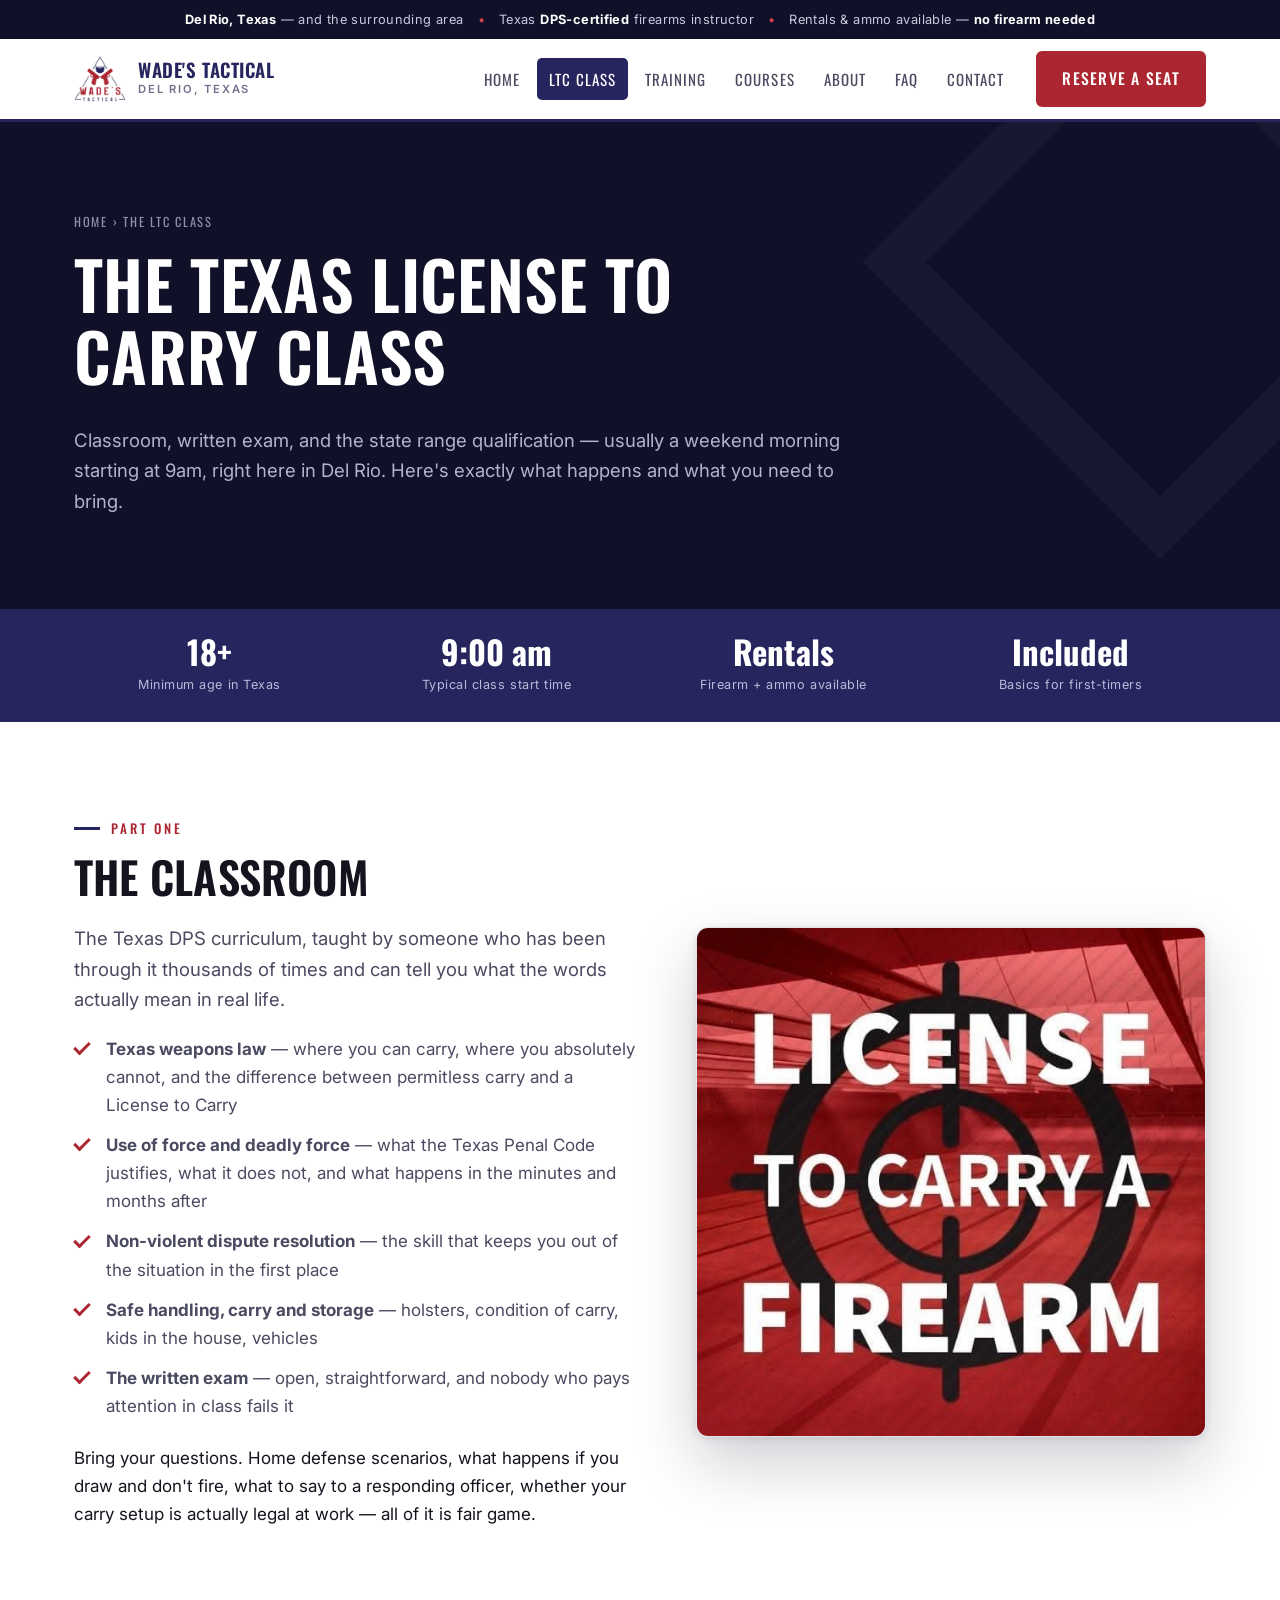
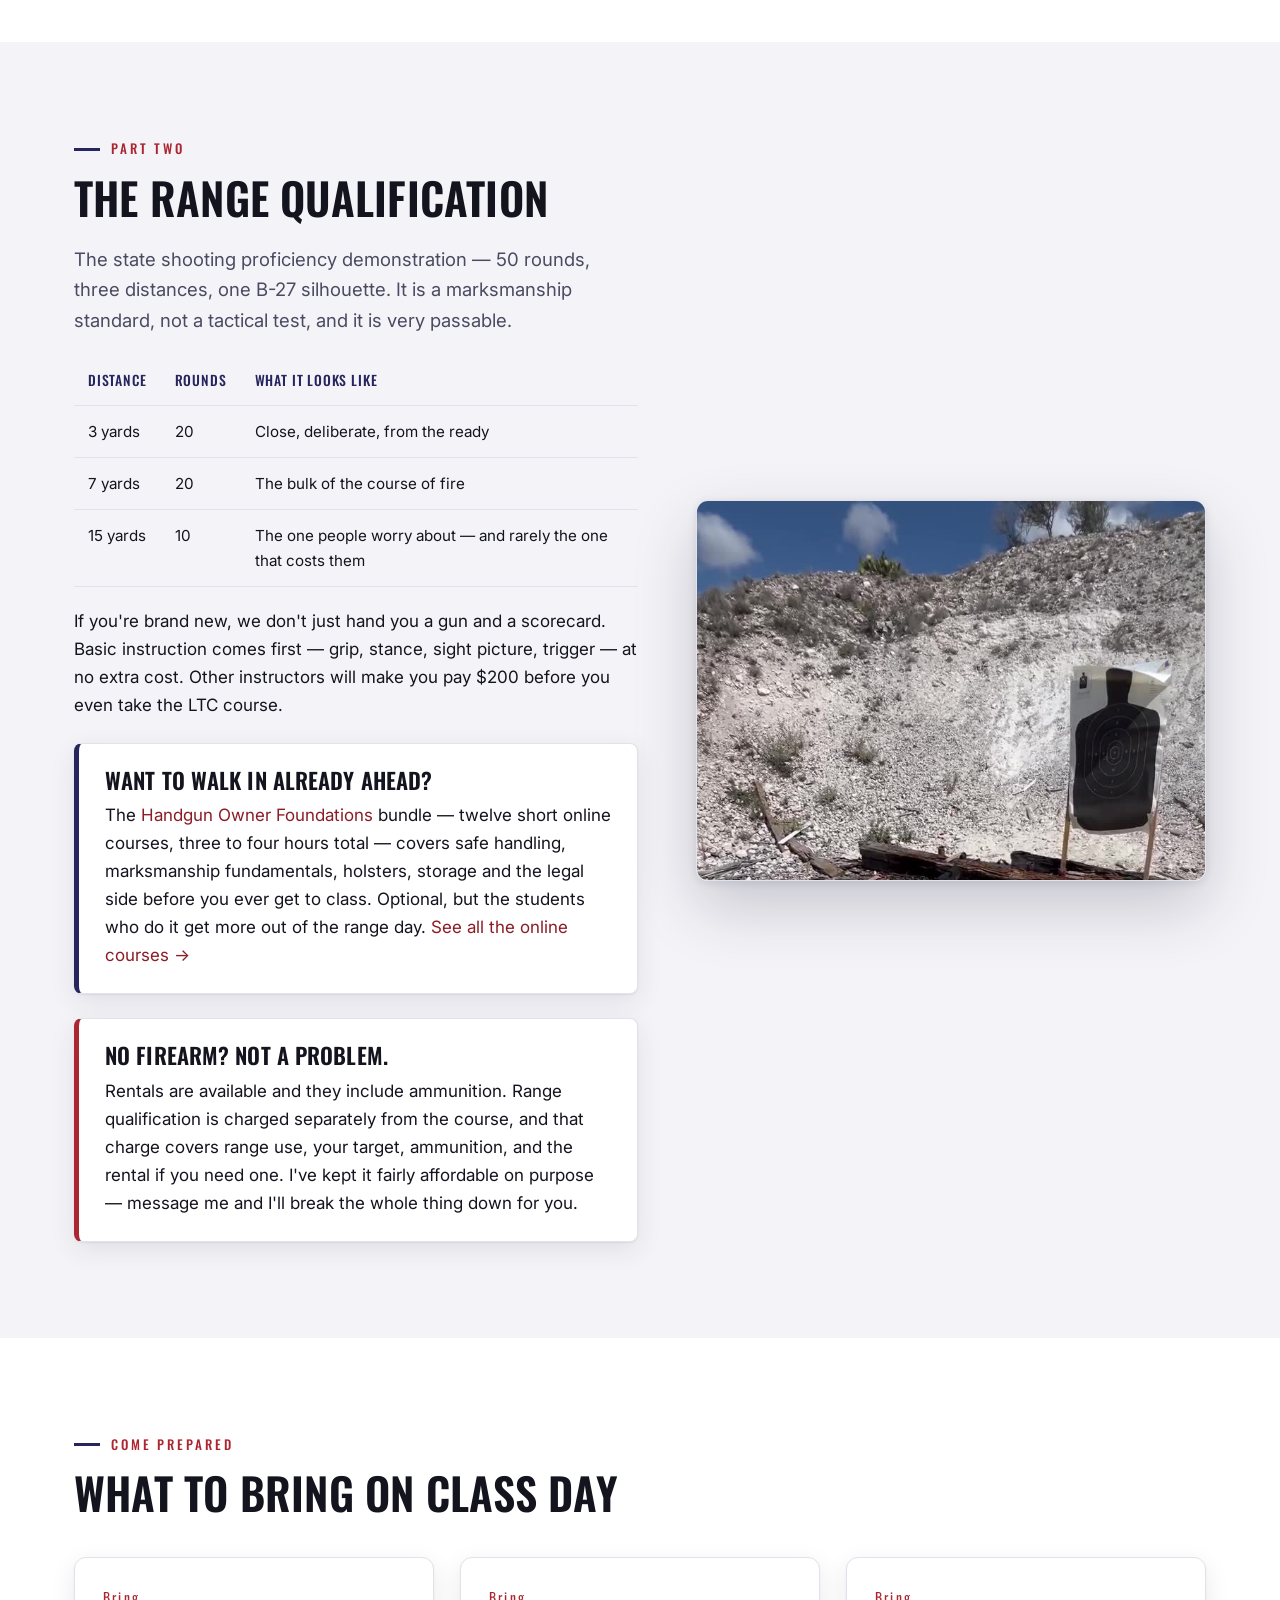
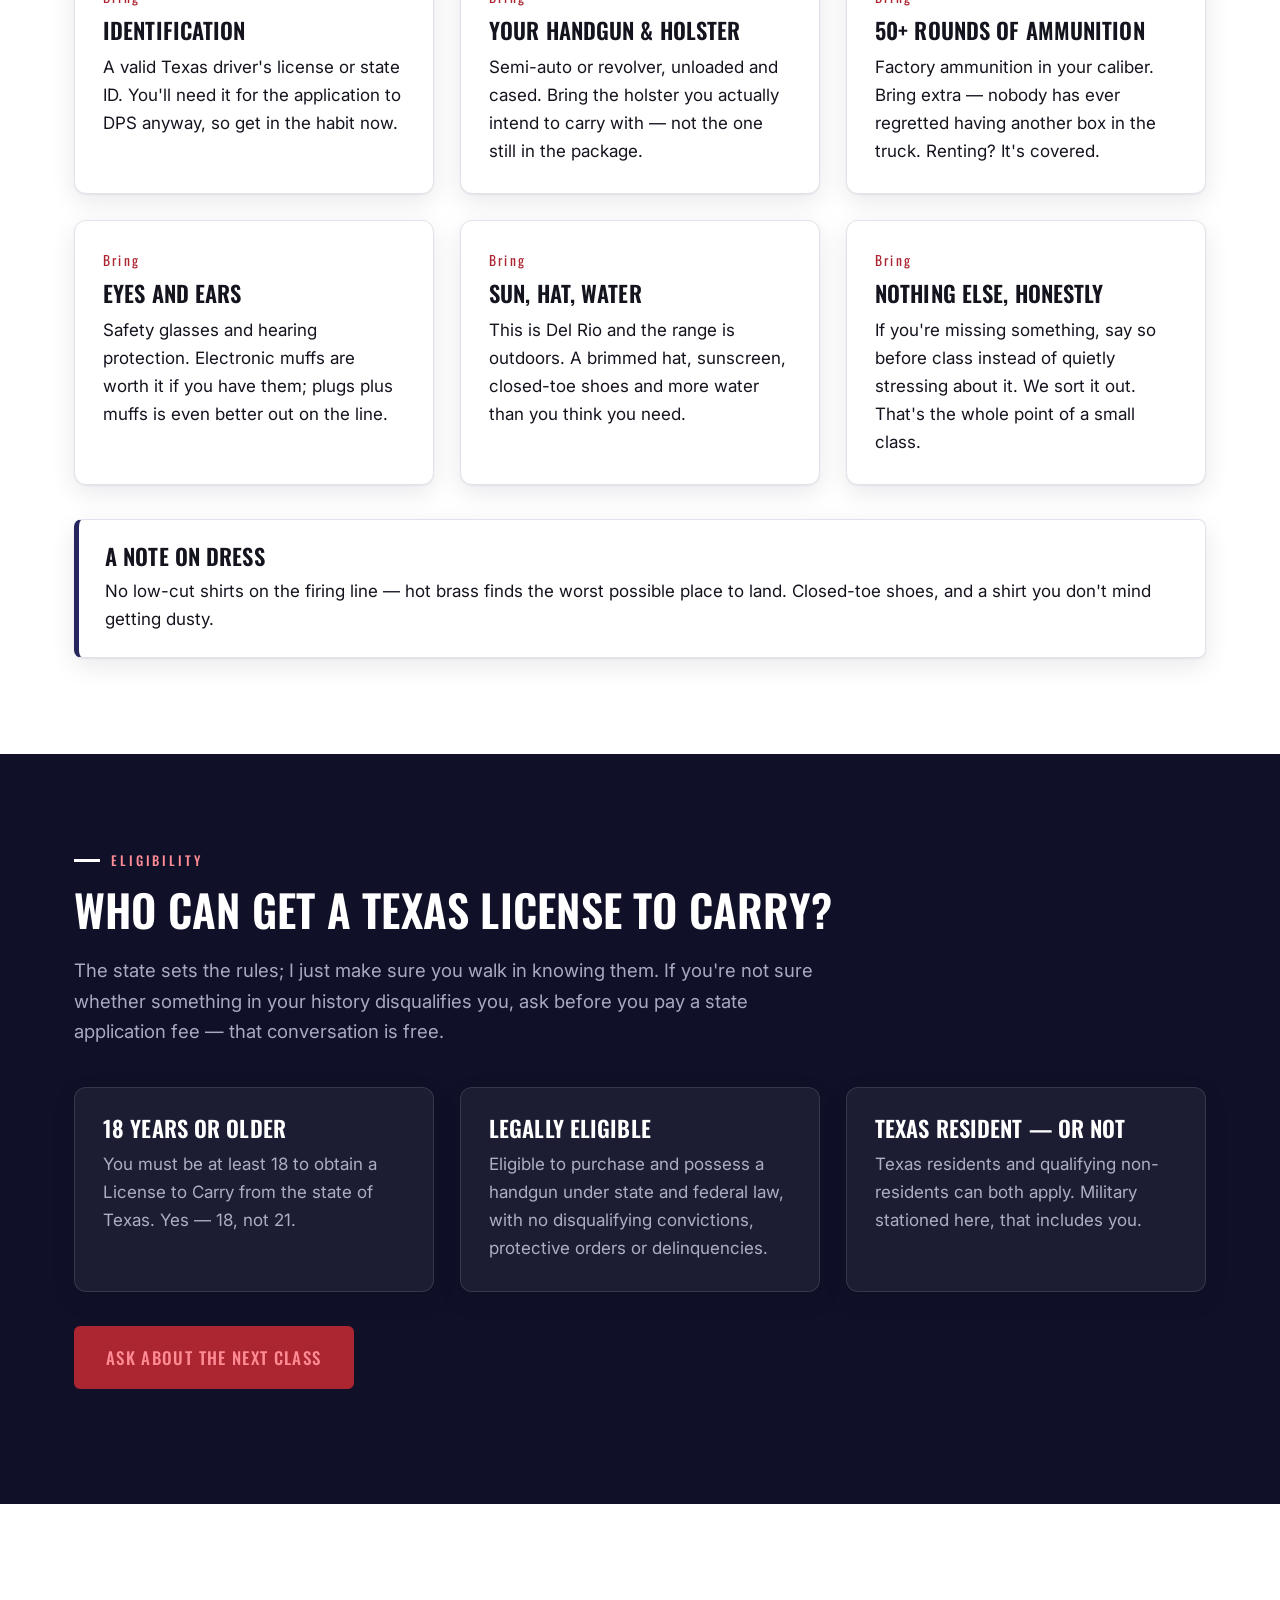
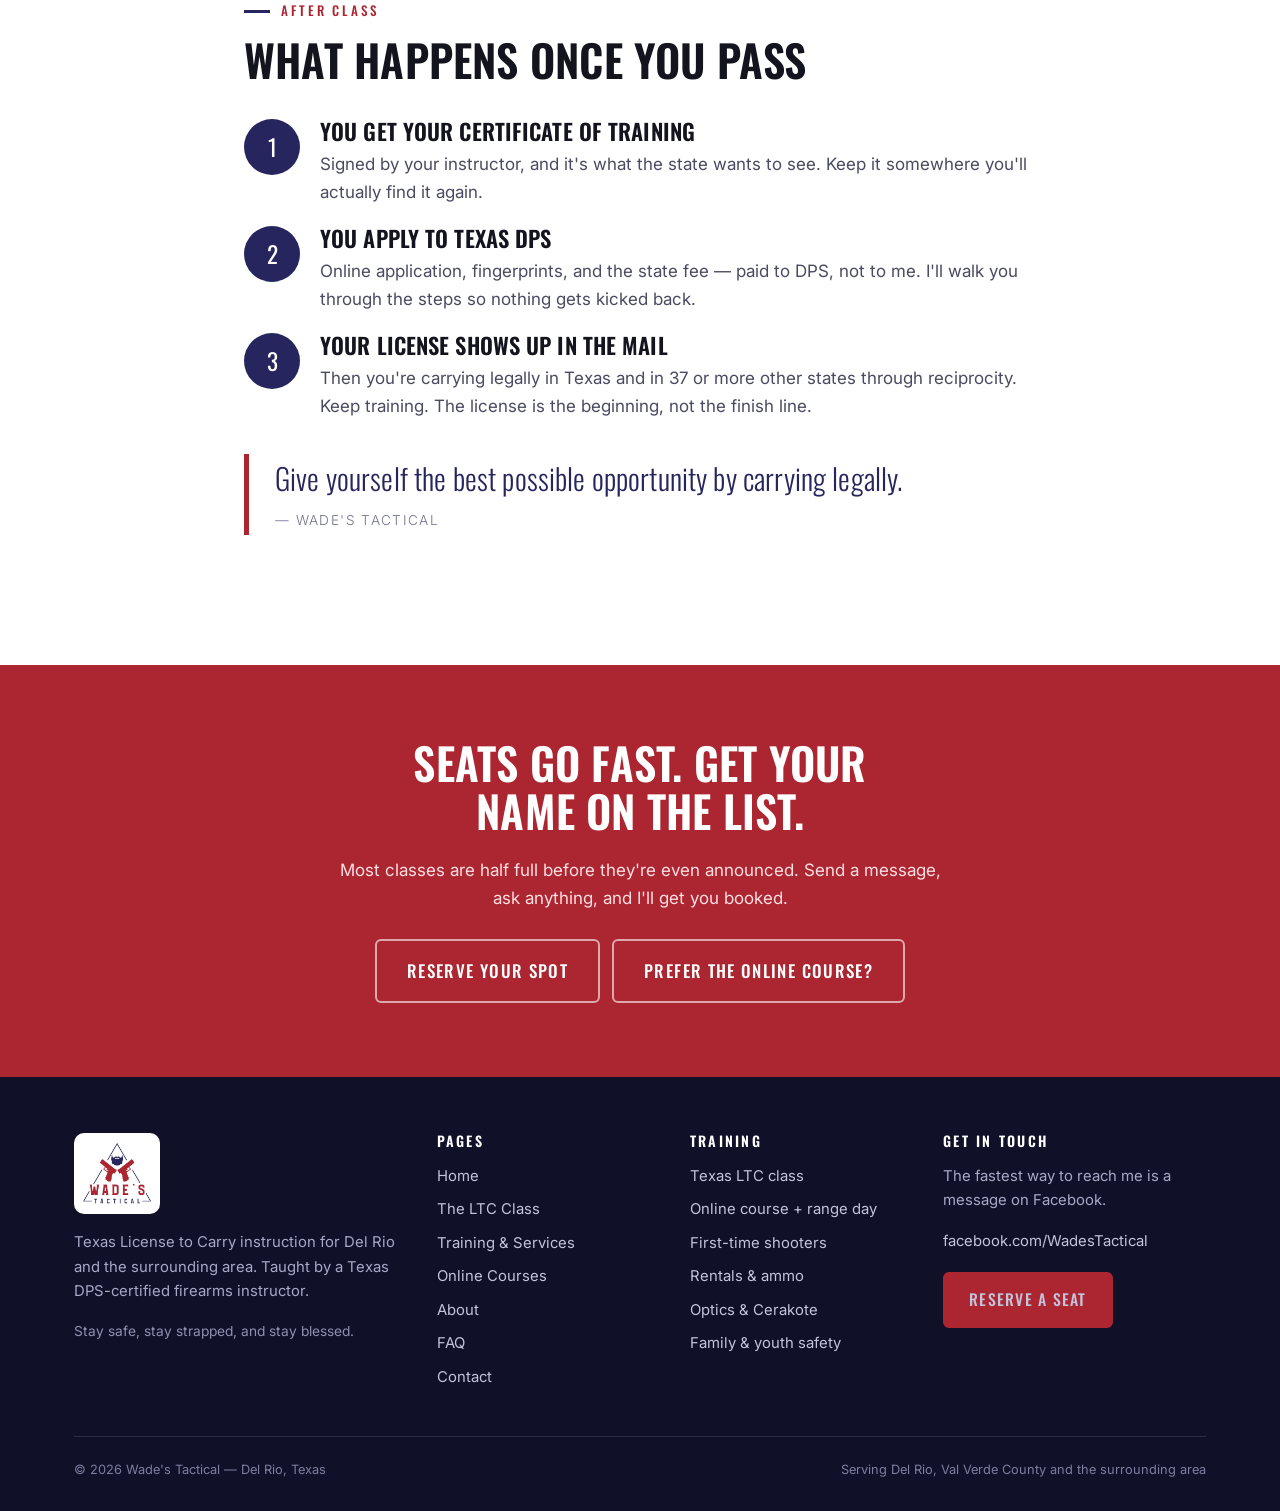
<file: ltc-class.html>
<!DOCTYPE html>
<html lang="en">
<head>
<meta charset="utf-8">
<meta name="viewport" content="width=device-width,initial-scale=1">
<title>The Texas LTC Class | Wade's Tactical — Del Rio, TX</title>
<meta name="description" content="What happens in a Wade's Tactical License to Carry class in Del Rio, Texas: classroom instruction, written exam, range qualification, what to bring, rentals with ammunition, and who can get a Texas LTC.">
<meta name="robots" content="index,follow,max-image-preview:large,max-snippet:-1,max-video-preview:-1">
<meta name="geo.region" content="US-TX">
<meta name="geo.placename" content="Del Rio, Texas">
<link rel="canonical" href="https://www.wadestactical.com/ltc-class">
<link rel="icon" href="images/mark.png">
<meta property="og:url" content="https://www.wadestactical.com/ltc-class">
<meta property="og:site_name" content="Wade&#39;s Tactical">
<meta property="og:locale" content="en_US">
<meta property="og:type" content="website">
<meta property="og:title" content="The Texas LTC Class — Wade's Tactical, Del Rio TX">
<meta property="og:description" content="Classroom, written exam and the state range qualification, taught in Del Rio. What to bring, who qualifies, and what happens after.">
<meta property="og:image" content="images/wade-family-og.jpg">
<meta property="og:image:width" content="1200">
<meta property="og:image:height" content="628">
<meta name="twitter:card" content="summary_large_image">
<meta name="twitter:image" content="images/wade-family-og.jpg">
<link rel="preconnect" href="https://fonts.googleapis.com">
<link rel="preconnect" href="https://fonts.gstatic.com" crossorigin>
<link href="https://fonts.googleapis.com/css2?family=Oswald:wght@300;400;500;600&family=Inter:wght@400;500;600;700&display=swap" rel="stylesheet">
<link rel="stylesheet" href="css/site.css">
<script type="application/ld+json">
{
  "@context":"https://schema.org",
  "@type":"Course",
  "name":"Texas License to Carry (LTC) Class",
  "description":"Texas Department of Public Safety License to Carry course taught in Del Rio, Texas. Covers Texas weapons law, use of force and deadly force, non-violent dispute resolution, and safe handgun handling and storage, followed by the state range qualification. Firearm and ammunition rentals available.",
  "provider":{"@type":"EducationalOrganization","name":"Wade's Tactical","areaServed":"Del Rio, Texas"},
  "educationalCredentialAwarded":"Certificate of Training (LTC-100) for the Texas License to Carry application",
  "teaches":["Texas weapons law","Use of force and deadly force","Non-violent dispute resolution","Safe handgun handling, storage and carry","Shooting proficiency to the Texas DPS standard"],
  "hasCourseInstance":{
    "@type":"CourseInstance",
    "courseMode":["Onsite","Blended"],
    "location":{"@type":"Place","address":{"@type":"PostalAddress","addressLocality":"Del Rio","addressRegion":"TX","addressCountry":"US"}}
  }
}
</script>
<script type="application/ld+json">
{
 "@context": "https://schema.org",
 "@type": "BreadcrumbList",
 "itemListElement": [
  {
   "@type": "ListItem",
   "position": 1,
   "name": "Home",
   "item": "https://www.wadestactical.com/"
  },
  {
   "@type": "ListItem",
   "position": 2,
   "name": "The LTC Class",
   "item": "https://www.wadestactical.com/ltc-class"
  }
 ]
}
</script>
</head>
<body>

<div class="topbar"><div class="wrap">
  <span><strong>Del Rio, Texas</strong> &mdash; and the surrounding area</span>
  <span class="dot">&bull;</span>
  <span>Texas <strong>DPS-certified</strong> firearms instructor</span>
  <span class="dot">&bull;</span>
  <span>Rentals &amp; ammo available &mdash; <strong>no firearm needed</strong></span>
</div></div>

<header class="site">
  <div class="bar">
    <a class="brand" href="index.html">
      <img src="images/logo.png" alt="Wade's Tactical">
      <span><b>Wade's Tactical</b><span>Del Rio, Texas</span></span>
    </a>
    <nav class="main" id="nav">
      <a href="index.html">Home</a>
      <a href="ltc-class.html" class="on">LTC Class</a>
      <a href="services.html">Training</a>
      <a href="courses.html">Courses</a>
      <a href="about.html">About</a>
      <a href="faq.html">FAQ</a>
      <a href="contact.html">Contact</a>
    </nav>
    <div class="hdr-cta">
      <a class="btn btn-primary" href="contact.html">Reserve a Seat</a>
      <button class="burger" aria-label="Menu" aria-expanded="false"><span></span><span></span><span></span></button>
    </div>
  </div>
</header>

<section class="phero">
  <div class="wrap">
    <p class="crumbs"><a href="index.html">Home</a> &rsaquo; The LTC Class</p>
    <h1>The Texas License to Carry class</h1>
    <p class="lede">Classroom, written exam, and the state range qualification &mdash; usually a weekend morning starting at 9am, right here in Del Rio. Here's exactly what happens and what you need to bring.</p>
  </div>
</section>

<section class="trust">
  <div class="wrap">
    <div class="trust-grid">
      <div class="trust-item"><b>18+</b><span>Minimum age in Texas</span></div>
      <div class="trust-item"><b>9:00 am</b><span>Typical class start time</span></div>
      <div class="trust-item"><b>Rentals</b><span>Firearm + ammo available</span></div>
      <div class="trust-item"><b>Included</b><span>Basics for first-timers</span></div>
    </div>
  </div>
</section>

<!-- ============ CLASSROOM ============ -->
<section class="pad">
  <div class="wrap split">
    <div class="rv">
      <p class="eyebrow">Part one</p>
      <h2>The classroom</h2>
      <p class="lede">The Texas DPS curriculum, taught by someone who has been through it thousands of times and can tell you what the words actually mean in real life.</p>
      <ul class="checks">
        <li><strong>Texas weapons law</strong> &mdash; where you can carry, where you absolutely cannot, and the difference between permitless carry and a License to Carry</li>
        <li><strong>Use of force and deadly force</strong> &mdash; what the Texas Penal Code justifies, what it does not, and what happens in the minutes and months after</li>
        <li><strong>Non-violent dispute resolution</strong> &mdash; the skill that keeps you out of the situation in the first place</li>
        <li><strong>Safe handling, carry and storage</strong> &mdash; holsters, condition of carry, kids in the house, vehicles</li>
        <li><strong>The written exam</strong> &mdash; open, straightforward, and nobody who pays attention in class fails it</li>
      </ul>
      <p>Bring your questions. Home defense scenarios, what happens if you draw and don't fire, what to say to a responding officer, whether your carry setup is actually legal at work &mdash; all of it is fair game.</p>
    </div>
    <div class="rv framed">
      <img src="images/ltc-graphic-red.jpg" alt="License to carry a firearm" loading="lazy">
    </div>
  </div>
</section>

<!-- ============ RANGE ============ -->
<section class="pad wash">
  <div class="wrap split rev">
    <div class="rv framed">
      <img src="images/range-targets.jpg" alt="Silhouette targets on an outdoor range near Del Rio, Texas" loading="lazy">
    </div>
    <div class="rv">
      <p class="eyebrow">Part two</p>
      <h2>The range qualification</h2>
      <p class="lede">The state shooting proficiency demonstration &mdash; 50 rounds, three distances, one B-27 silhouette. It is a marksmanship standard, not a tactical test, and it is very passable.</p>
      <div class="table-scroll">
        <table class="table">
          <thead><tr><th>Distance</th><th>Rounds</th><th>What it looks like</th></tr></thead>
          <tbody>
            <tr><td>3 yards</td><td>20</td><td>Close, deliberate, from the ready</td></tr>
            <tr><td>7 yards</td><td>20</td><td>The bulk of the course of fire</td></tr>
            <tr><td>15 yards</td><td>10</td><td>The one people worry about &mdash; and rarely the one that costs them</td></tr>
          </tbody>
        </table>
      </div>
      <p style="margin-top:20px">If you're brand new, we don't just hand you a gun and a scorecard. Basic instruction comes first &mdash; grip, stance, sight picture, trigger &mdash; at no extra cost. Other instructors will make you pay $200 before you even take the LTC course.</p>
      <div class="callout navy" style="margin-top:24px">
        <h3>Want to walk in already ahead?</h3>
        <p>The <a href="https://educate.uslawshield.com/product/handgun-owner-foundations/ref/127?coupon-code=EFJACPCE" target="_blank" rel="noopener sponsored">Handgun Owner Foundations</a> bundle &mdash; twelve short online courses, three to four hours total &mdash; covers safe handling, marksmanship fundamentals, holsters, storage and the legal side before you ever get to class. Optional, but the students who do it get more out of the range day. <a href="courses.html">See all the online courses &rarr;</a></p>
      </div>

      <div class="callout" style="margin-top:24px">
        <h3>No firearm? Not a problem.</h3>
        <p>Rentals are available and they include ammunition. Range qualification is charged separately from the course, and that charge covers range use, your target, ammunition, and the rental if you need one. I've kept it fairly affordable on purpose &mdash; message me and I'll break the whole thing down for you.</p>
      </div>
    </div>
  </div>
</section>

<!-- ============ WHAT TO BRING ============ -->
<section class="pad">
  <div class="wrap">
    <div class="rv" style="max-width:720px;margin-bottom:40px">
      <p class="eyebrow">Come prepared</p>
      <h2>What to bring on class day</h2>
    </div>
    <div class="grid g3">
      <div class="card rv">
        <span class="num">Bring</span>
        <h3>Identification</h3>
        <p>A valid Texas driver's license or state ID. You'll need it for the application to DPS anyway, so get in the habit now.</p>
      </div>
      <div class="card rv">
        <span class="num">Bring</span>
        <h3>Your handgun &amp; holster</h3>
        <p>Semi-auto or revolver, unloaded and cased. Bring the holster you actually intend to carry with &mdash; not the one still in the package.</p>
      </div>
      <div class="card rv">
        <span class="num">Bring</span>
        <h3>50+ rounds of ammunition</h3>
        <p>Factory ammunition in your caliber. Bring extra &mdash; nobody has ever regretted having another box in the truck. Renting? It's covered.</p>
      </div>
      <div class="card rv">
        <span class="num">Bring</span>
        <h3>Eyes and ears</h3>
        <p>Safety glasses and hearing protection. Electronic muffs are worth it if you have them; plugs plus muffs is even better out on the line.</p>
      </div>
      <div class="card rv">
        <span class="num">Bring</span>
        <h3>Sun, hat, water</h3>
        <p>This is Del Rio and the range is outdoors. A brimmed hat, sunscreen, closed-toe shoes and more water than you think you need.</p>
      </div>
      <div class="card rv">
        <span class="num">Bring</span>
        <h3>Nothing else, honestly</h3>
        <p>If you're missing something, say so before class instead of quietly stressing about it. We sort it out. That's the whole point of a small class.</p>
      </div>
    </div>
    <div class="callout navy rv" style="margin-top:34px">
      <h3>A note on dress</h3>
      <p>No low-cut shirts on the firing line &mdash; hot brass finds the worst possible place to land. Closed-toe shoes, and a shirt you don't mind getting dusty.</p>
    </div>
  </div>
</section>

<!-- ============ WHO ============ -->
<section class="pad dark">
  <div class="wrap">
    <div class="rv" style="max-width:760px;margin-bottom:40px">
      <p class="eyebrow">Eligibility</p>
      <h2>Who can get a Texas License to Carry?</h2>
      <p class="lede">The state sets the rules; I just make sure you walk in knowing them. If you're not sure whether something in your history disqualifies you, ask before you pay a state application fee &mdash; that conversation is free.</p>
    </div>
    <div class="grid g3">
      <div class="card rv" style="background:rgba(255,255,255,.05);border-color:rgba(255,255,255,.12);color:#d7d7e6">
        <h3 style="color:#fff">18 years or older</h3>
        <p style="color:#adadc6">You must be at least 18 to obtain a License to Carry from the state of Texas. Yes &mdash; 18, not 21.</p>
      </div>
      <div class="card rv" style="background:rgba(255,255,255,.05);border-color:rgba(255,255,255,.12);color:#d7d7e6">
        <h3 style="color:#fff">Legally eligible</h3>
        <p style="color:#adadc6">Eligible to purchase and possess a handgun under state and federal law, with no disqualifying convictions, protective orders or delinquencies.</p>
      </div>
      <div class="card rv" style="background:rgba(255,255,255,.05);border-color:rgba(255,255,255,.12);color:#d7d7e6">
        <h3 style="color:#fff">Texas resident &mdash; or not</h3>
        <p style="color:#adadc6">Texas residents and qualifying non-residents can both apply. Military stationed here, that includes you.</p>
      </div>
    </div>
    <p class="rv" style="margin-top:34px"><a class="btn btn-primary btn-lg" href="contact.html">Ask about the next class</a></p>
  </div>
</section>

<!-- ============ AFTER ============ -->
<section class="pad">
  <div class="wrap narrow">
    <div class="rv" style="margin-bottom:36px">
      <p class="eyebrow">After class</p>
      <h2>What happens once you pass</h2>
    </div>
    <div class="steps">
      <div class="step rv"><div class="n"></div><div>
        <h3>You get your certificate of training</h3>
        <p>Signed by your instructor, and it's what the state wants to see. Keep it somewhere you'll actually find it again.</p>
      </div></div>
      <div class="step rv"><div class="n"></div><div>
        <h3>You apply to Texas DPS</h3>
        <p>Online application, fingerprints, and the state fee &mdash; paid to DPS, not to me. I'll walk you through the steps so nothing gets kicked back.</p>
      </div></div>
      <div class="step rv"><div class="n"></div><div>
        <h3>Your license shows up in the mail</h3>
        <p>Then you're carrying legally in Texas and in 37 or more other states through reciprocity. Keep training. The license is the beginning, not the finish line.</p>
      </div></div>
    </div>
    <div class="pull">
      Give yourself the best possible opportunity by carrying legally.
      <cite>&mdash; Wade's Tactical</cite>
    </div>
  </div>
</section>

<section class="cta-band">
  <div class="wrap">
    <h2>Seats go fast. Get your name on the list.</h2>
    <p>Most classes are half full before they're even announced. Send a message, ask anything, and I'll get you booked.</p>
    <div class="cta-actions">
      <a class="btn btn-ghost btn-lg" href="contact.html">Reserve your spot</a>
      <a class="btn btn-ghost btn-lg" href="services.html#online">Prefer the online course?</a>
    </div>
  </div>
</section>

<footer class="site">
  <div class="wrap">
    <div class="foot-grid">
      <div class="foot-brand">
        <img src="images/logo.png" alt="Wade's Tactical">
        <p>Texas License to Carry instruction for Del Rio and the surrounding area. Taught by a Texas DPS-certified firearms instructor.</p>
        <p style="color:#8f8fb0;font-size:.86rem">Stay safe, stay strapped, and stay blessed.</p>
      </div>
      <div>
        <h4>Pages</h4>
        <ul class="foot-links">
          <li><a href="index.html">Home</a></li>
          <li><a href="ltc-class.html">The LTC Class</a></li>
          <li><a href="services.html">Training &amp; Services</a></li>
          <li><a href="courses.html">Online Courses</a></li>
          <li><a href="about.html">About</a></li>
          <li><a href="faq.html">FAQ</a></li>
          <li><a href="contact.html">Contact</a></li>
        </ul>
      </div>
      <div>
        <h4>Training</h4>
        <ul class="foot-links">
          <li><a href="ltc-class.html">Texas LTC class</a></li>
          <li><a href="services.html#online">Online course + range day</a></li>
          <li><a href="services.html#firsttime">First-time shooters</a></li>
          <li><a href="services.html#rentals">Rentals &amp; ammo</a></li>
          <li><a href="services.html#optics">Optics &amp; Cerakote</a></li>
          <li><a href="services.html#family">Family &amp; youth safety</a></li>
        </ul>
      </div>
      <div>
        <h4>Get in touch</h4>
        <p>The fastest way to reach me is a message on Facebook.</p>
        <p><a href="https://www.facebook.com/WadesTactical" target="_blank" rel="noopener">facebook.com/WadesTactical</a></p>
        <p style="margin-top:18px"><a class="btn btn-primary" href="contact.html">Reserve a seat</a></p>
      </div>
    </div>
    <div class="legal">
      <span>&copy; <span id="yr">2026</span> Wade's Tactical &mdash; Del Rio, Texas</span>
      <span>Serving Del Rio, Val Verde County and the surrounding area</span>
    </div>
  </div>
</footer>

<script src="js/site.js"></script>
<script>document.getElementById('yr').textContent=new Date().getFullYear();</script>
</body>
</html>
</file>
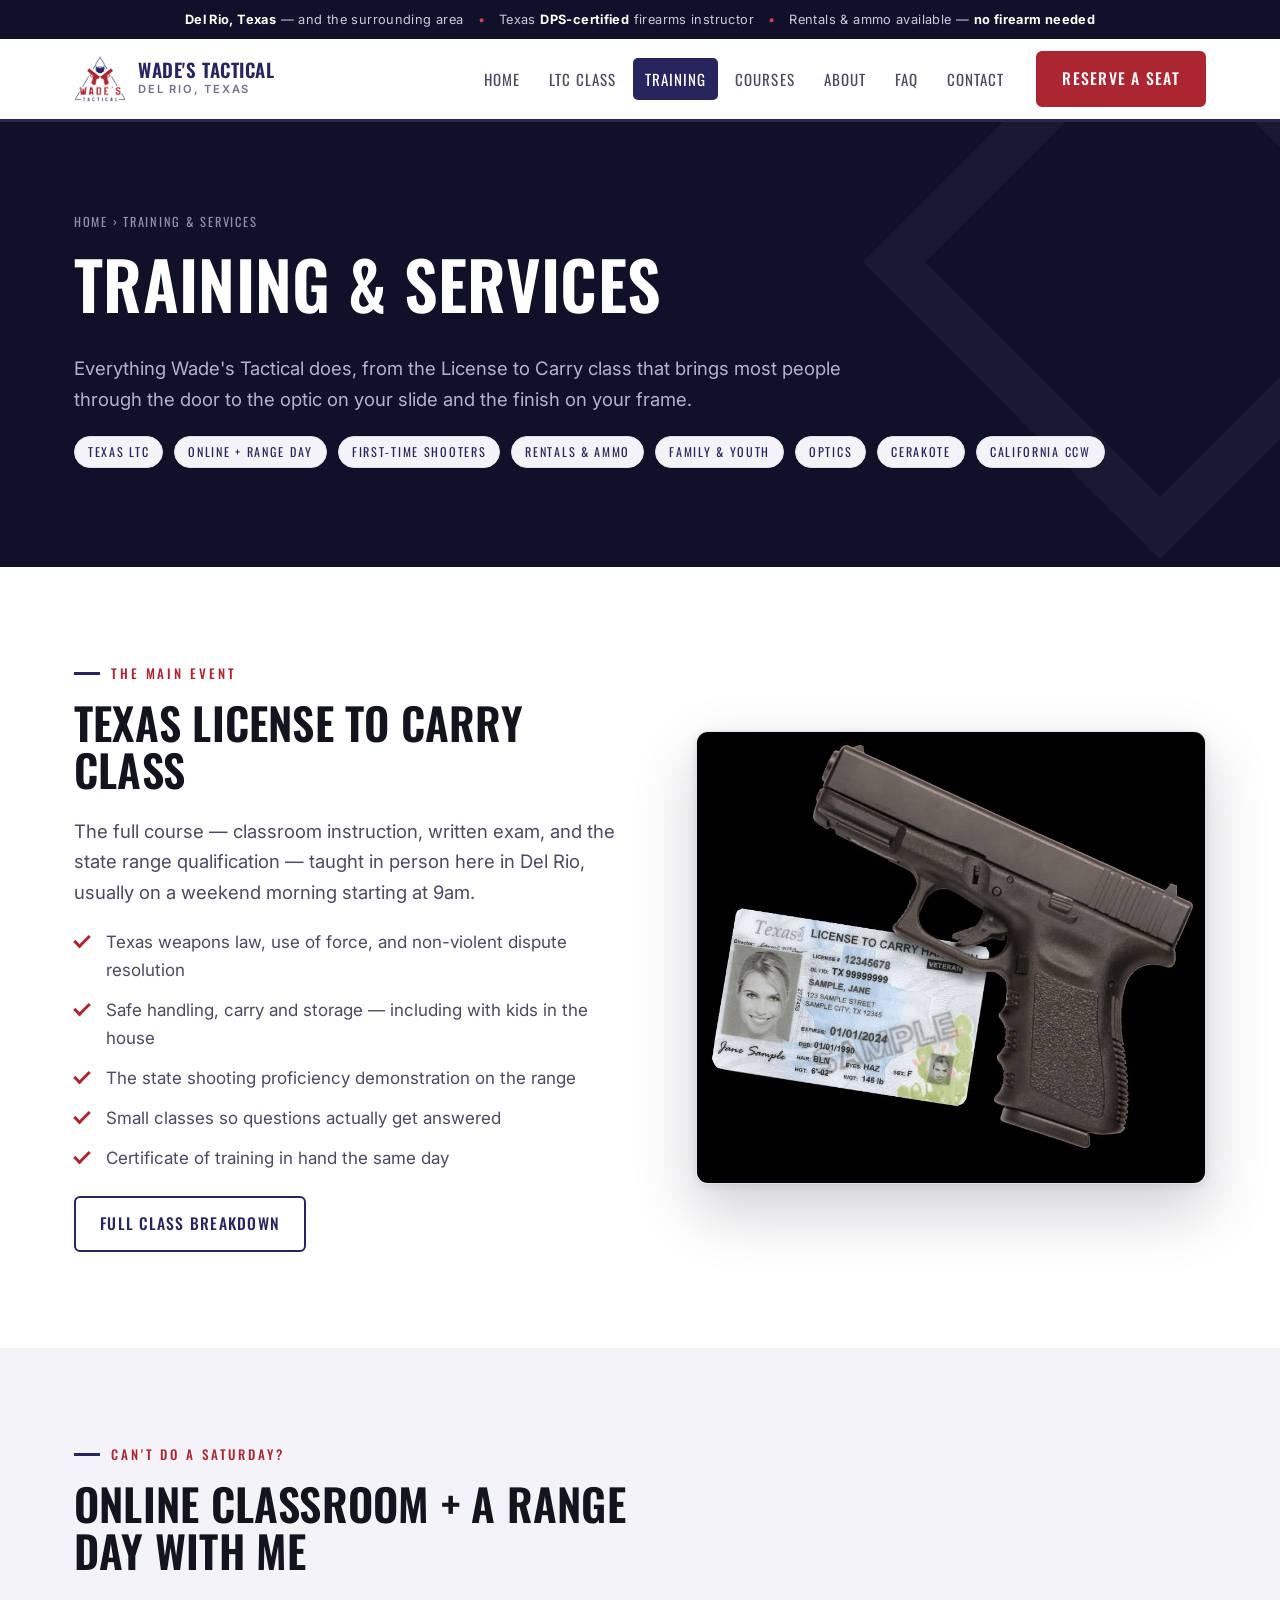
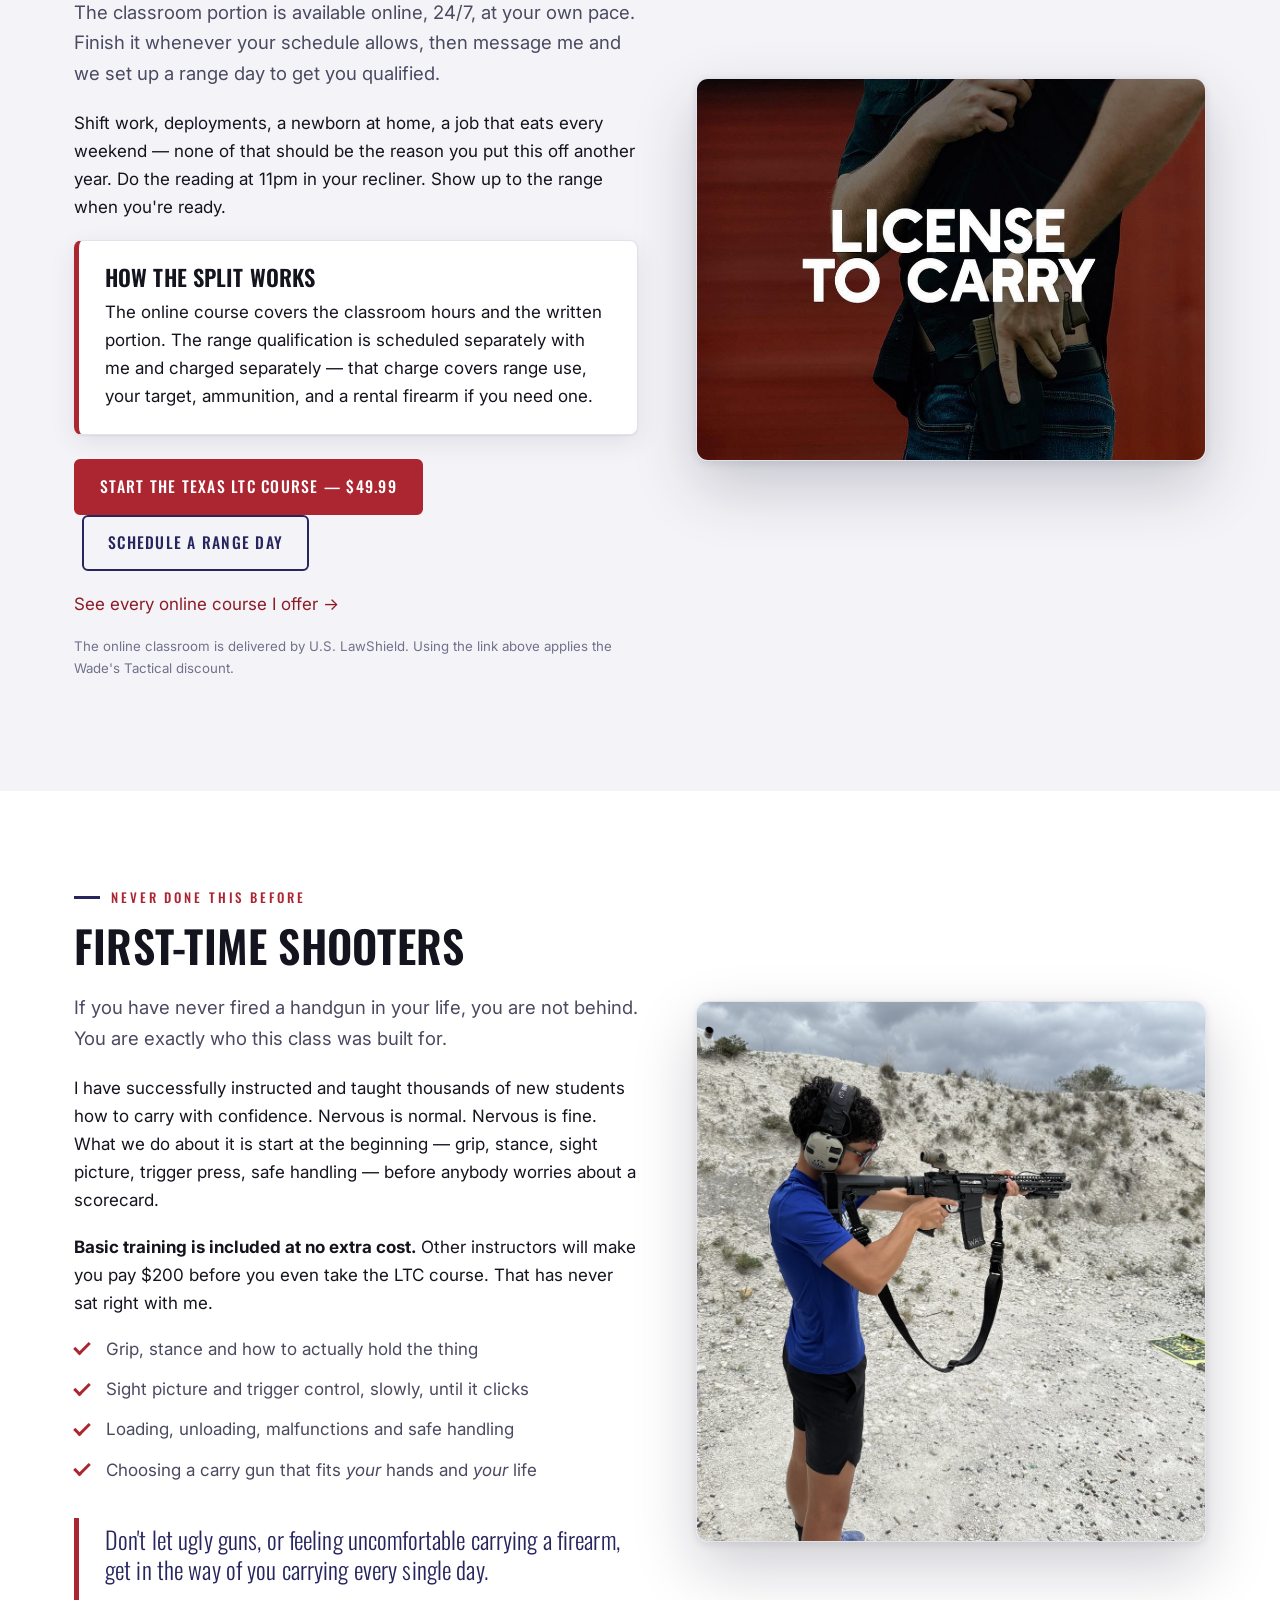
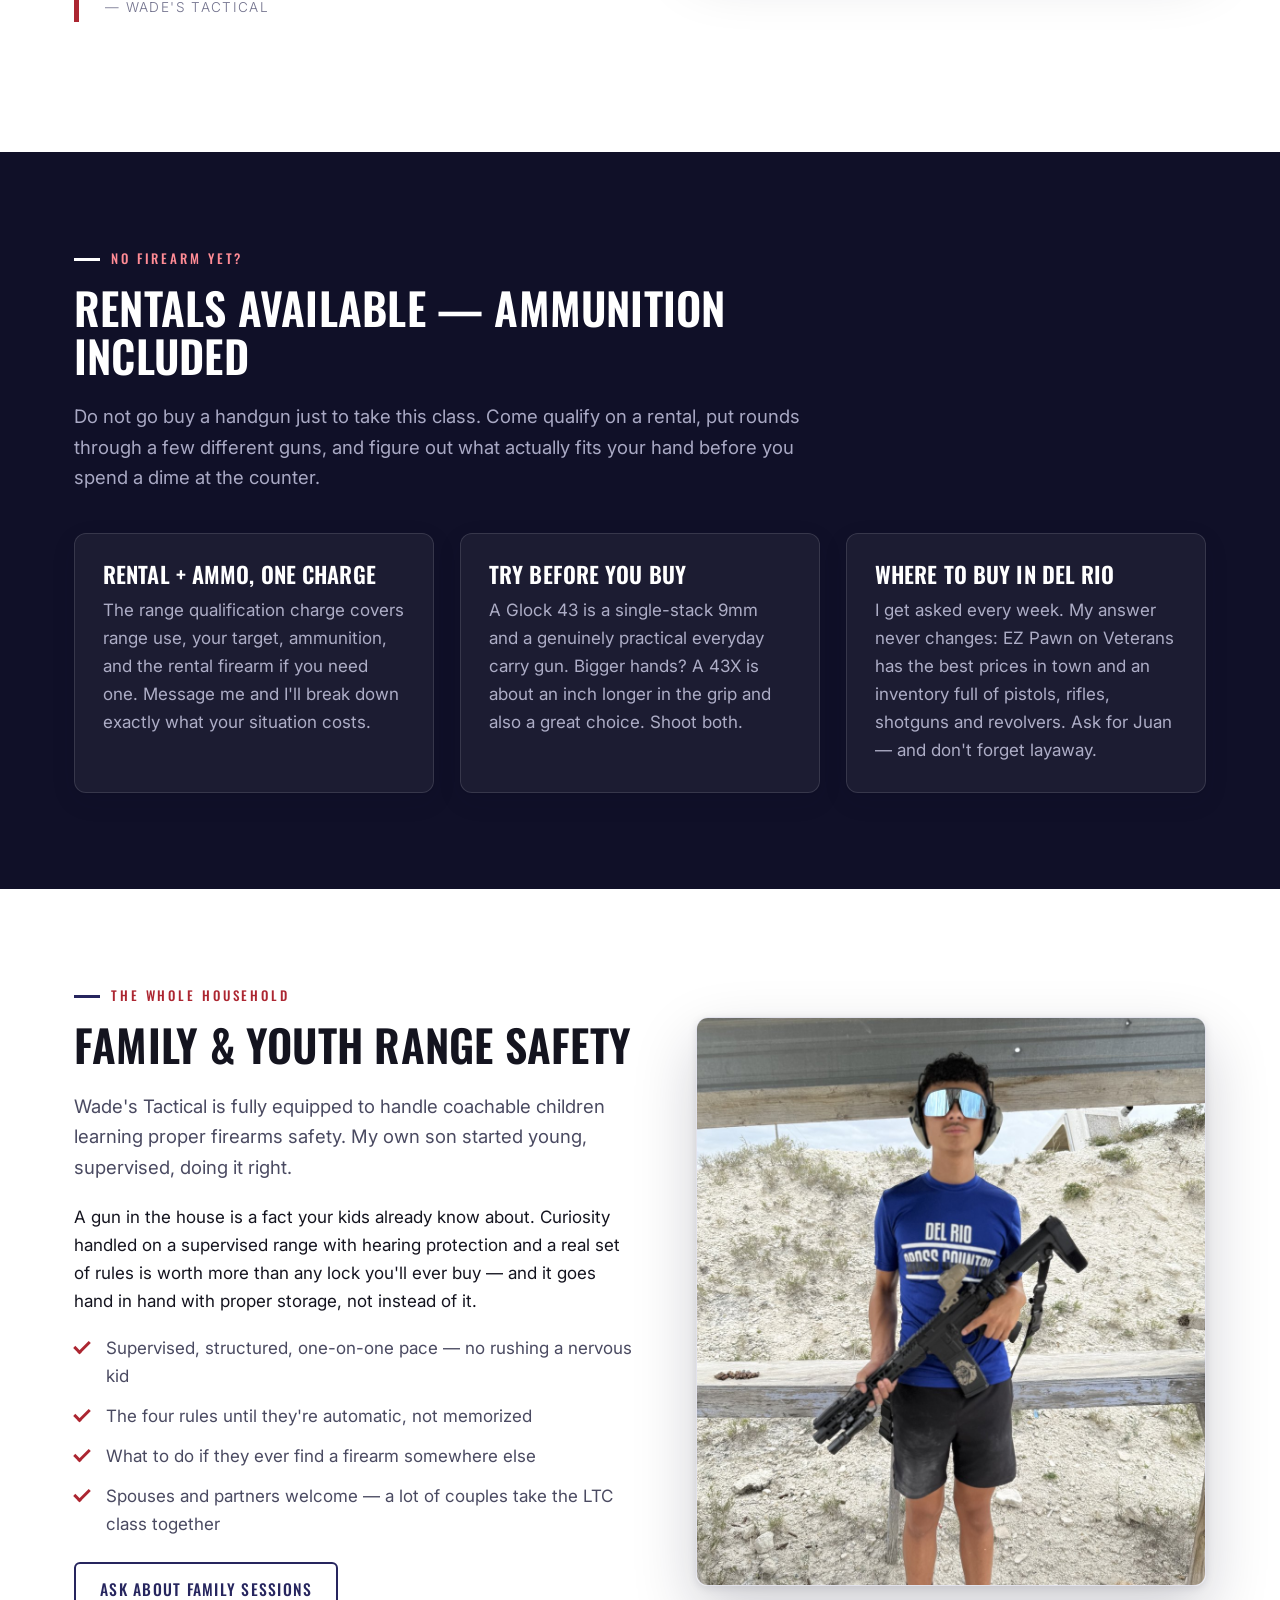
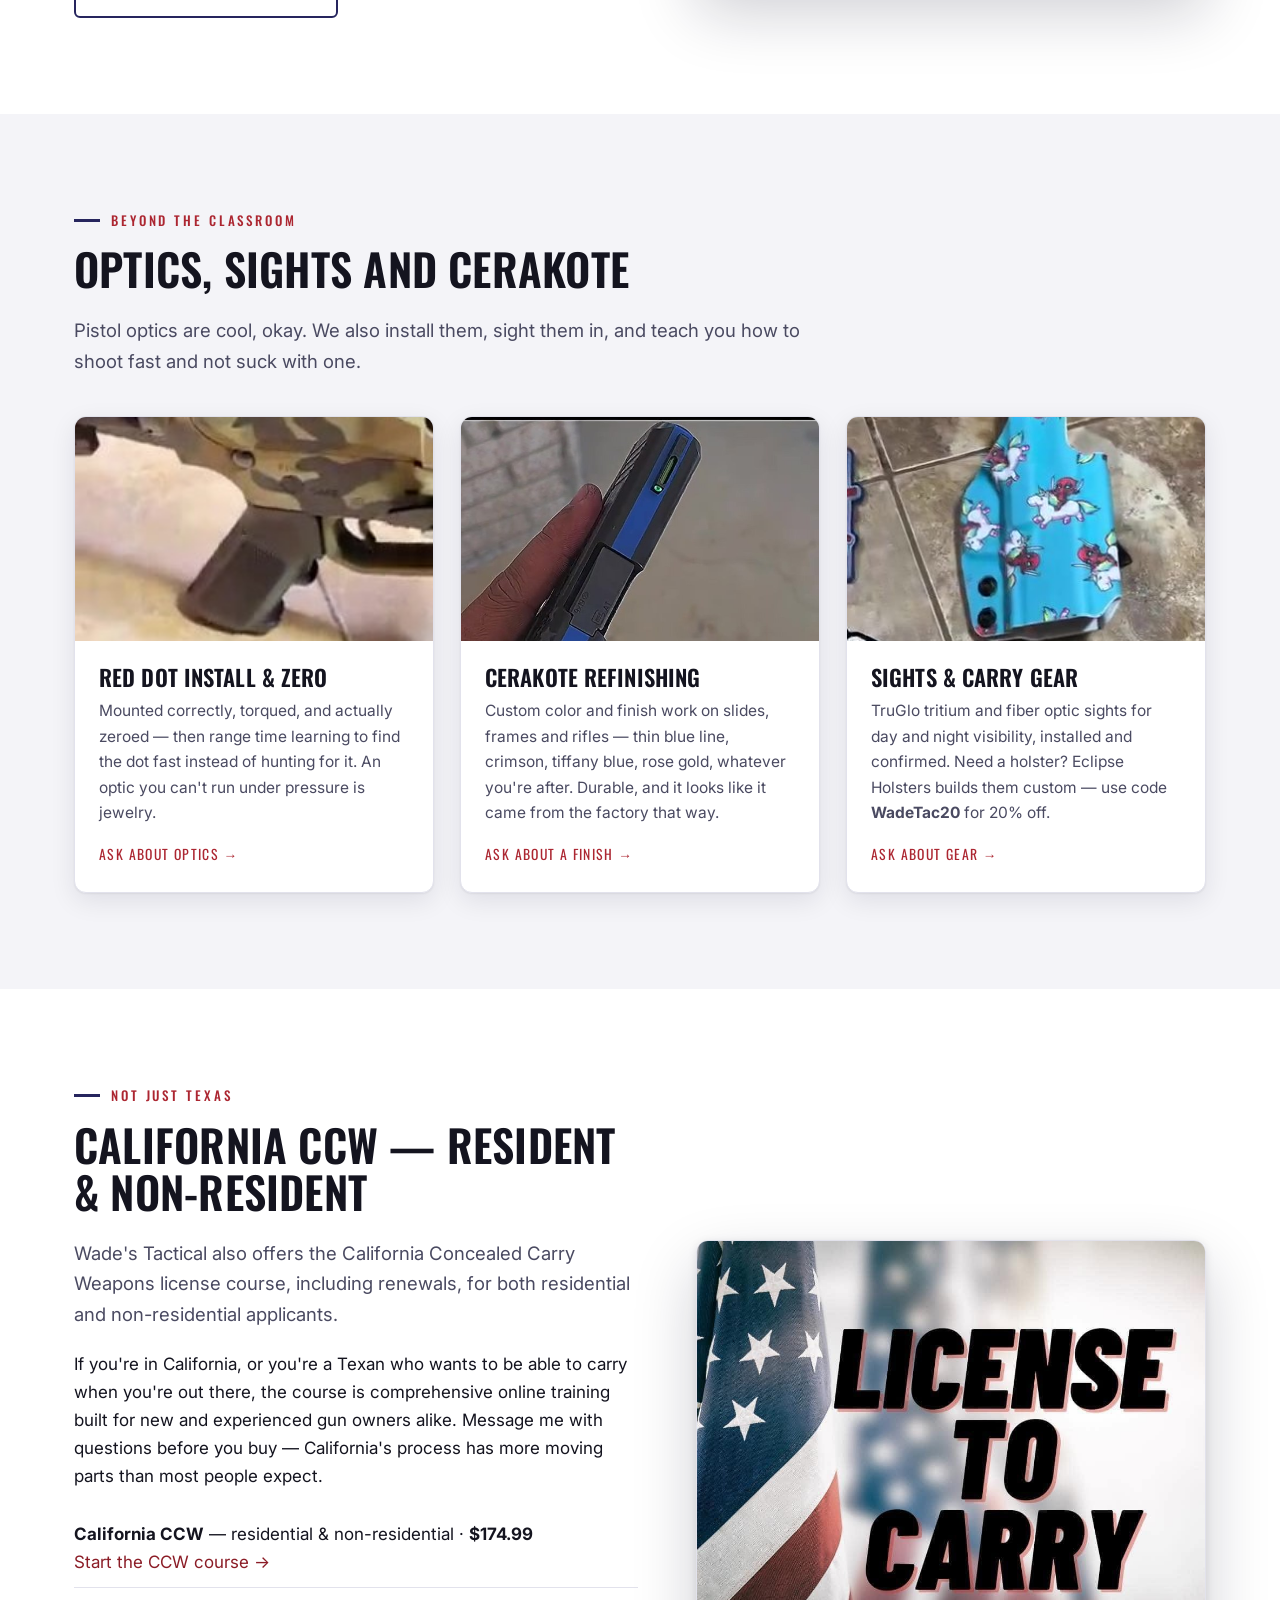
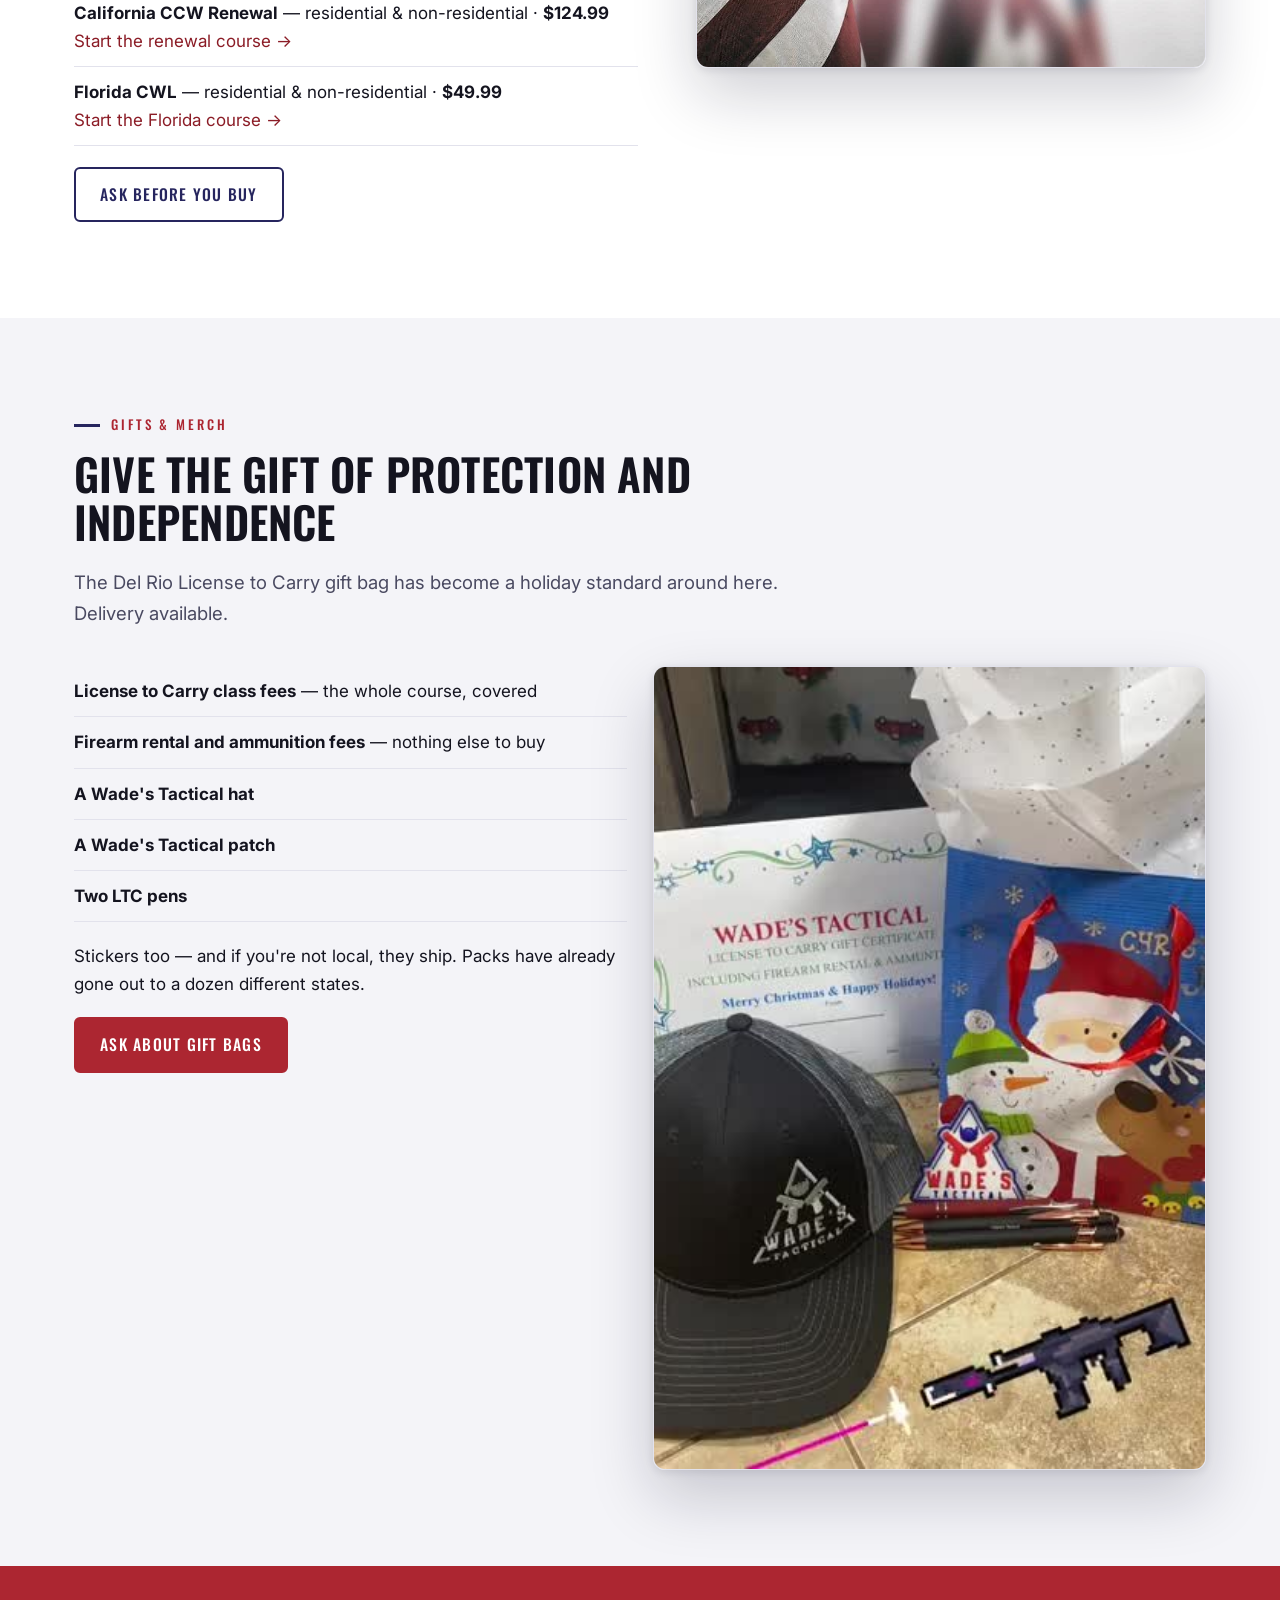
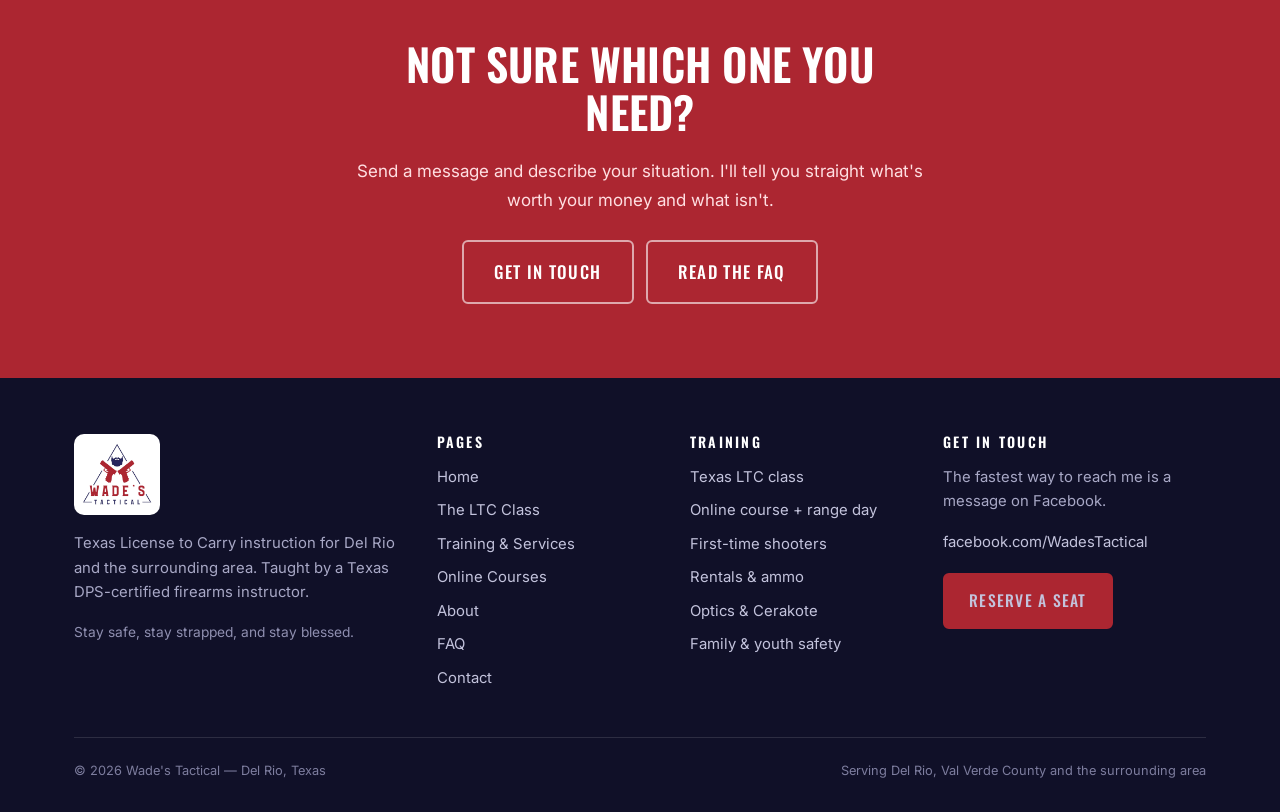
<file: services.html>
<!DOCTYPE html>
<html lang="en">
<head>
<meta charset="utf-8">
<meta name="viewport" content="width=device-width,initial-scale=1">
<title>Training &amp; Services | Wade's Tactical — Del Rio, TX</title>
<meta name="description" content="Texas LTC classes, online course plus range day, first-time shooter basics, firearm and ammunition rentals, family and youth range safety, pistol optic installation and zeroing, Cerakote refinishing and sight work, and California CCW — Del Rio, Texas.">
<meta name="robots" content="index,follow,max-image-preview:large,max-snippet:-1,max-video-preview:-1">
<meta name="geo.region" content="US-TX">
<meta name="geo.placename" content="Del Rio, Texas">
<link rel="canonical" href="https://www.wadestactical.com/services">
<link rel="icon" href="images/mark.png">
<meta property="og:url" content="https://www.wadestactical.com/services">
<meta property="og:site_name" content="Wade&#39;s Tactical">
<meta property="og:locale" content="en_US">
<meta property="og:type" content="website">
<meta property="og:title" content="Training & Services — Wade's Tactical, Del Rio TX">
<meta property="og:description" content="Texas LTC, online course plus range day, first-time shooters, rentals with ammo, family and youth safety, optics and Cerakote.">
<meta property="og:image" content="images/wade-family-og.jpg">
<meta property="og:image:width" content="1200">
<meta property="og:image:height" content="628">
<meta name="twitter:card" content="summary_large_image">
<meta name="twitter:image" content="images/wade-family-og.jpg">
<link rel="preconnect" href="https://fonts.googleapis.com">
<link rel="preconnect" href="https://fonts.gstatic.com" crossorigin>
<link href="https://fonts.googleapis.com/css2?family=Oswald:wght@300;400;500;600&family=Inter:wght@400;500;600;700&display=swap" rel="stylesheet">
<link rel="stylesheet" href="css/site.css">
<script type="application/ld+json">
{
 "@context": "https://schema.org",
 "@type": "BreadcrumbList",
 "itemListElement": [
  {
   "@type": "ListItem",
   "position": 1,
   "name": "Home",
   "item": "https://www.wadestactical.com/"
  },
  {
   "@type": "ListItem",
   "position": 2,
   "name": "Training & Services",
   "item": "https://www.wadestactical.com/services"
  }
 ]
}
</script>
</head>
<body>

<div class="topbar"><div class="wrap">
  <span><strong>Del Rio, Texas</strong> &mdash; and the surrounding area</span>
  <span class="dot">&bull;</span>
  <span>Texas <strong>DPS-certified</strong> firearms instructor</span>
  <span class="dot">&bull;</span>
  <span>Rentals &amp; ammo available &mdash; <strong>no firearm needed</strong></span>
</div></div>

<header class="site">
  <div class="bar">
    <a class="brand" href="index.html">
      <img src="images/logo.png" alt="Wade's Tactical">
      <span><b>Wade's Tactical</b><span>Del Rio, Texas</span></span>
    </a>
    <nav class="main" id="nav">
      <a href="index.html">Home</a>
      <a href="ltc-class.html">LTC Class</a>
      <a href="services.html" class="on">Training</a>
      <a href="courses.html">Courses</a>
      <a href="about.html">About</a>
      <a href="faq.html">FAQ</a>
      <a href="contact.html">Contact</a>
    </nav>
    <div class="hdr-cta">
      <a class="btn btn-primary" href="contact.html">Reserve a Seat</a>
      <button class="burger" aria-label="Menu" aria-expanded="false"><span></span><span></span><span></span></button>
    </div>
  </div>
</header>

<section class="phero">
  <div class="wrap">
    <p class="crumbs"><a href="index.html">Home</a> &rsaquo; Training &amp; Services</p>
    <h1>Training &amp; services</h1>
    <p class="lede">Everything Wade's Tactical does, from the License to Carry class that brings most people through the door to the optic on your slide and the finish on your frame.</p>
    <p style="margin-top:22px">
      <span class="tag">Texas LTC</span>
      <span class="tag">Online + range day</span>
      <span class="tag">First-time shooters</span>
      <span class="tag">Rentals &amp; ammo</span>
      <span class="tag">Family &amp; youth</span>
      <span class="tag">Optics</span>
      <span class="tag">Cerakote</span>
      <span class="tag">California CCW</span>
    </p>
  </div>
</section>

<!-- ============ LTC ============ -->
<section class="pad" id="ltc">
  <div class="wrap split">
    <div class="rv">
      <p class="eyebrow">The main event</p>
      <h2>Texas License to Carry class</h2>
      <p class="lede">The full course &mdash; classroom instruction, written exam, and the state range qualification &mdash; taught in person here in Del Rio, usually on a weekend morning starting at 9am.</p>
      <ul class="checks">
        <li>Texas weapons law, use of force, and non-violent dispute resolution</li>
        <li>Safe handling, carry and storage &mdash; including with kids in the house</li>
        <li>The state shooting proficiency demonstration on the range</li>
        <li>Small classes so questions actually get answered</li>
        <li>Certificate of training in hand the same day</li>
      </ul>
      <a class="btn btn-outline" href="ltc-class.html">Full class breakdown</a>
    </div>
    <div class="rv framed">
      <img src="images/ltc-card-pistol.jpg" alt="A Texas License to Carry card next to a pistol" loading="lazy">
    </div>
  </div>
</section>

<!-- ============ ONLINE ============ -->
<section class="pad wash" id="online">
  <div class="wrap split rev">
    <div class="rv framed">
      <img src="images/ltc-holster-banner.jpg" alt="A concealed carry holster on the waistband" loading="lazy">
    </div>
    <div class="rv">
      <p class="eyebrow">Can't do a Saturday?</p>
      <h2>Online classroom + a range day with me</h2>
      <p class="lede">The classroom portion is available online, 24/7, at your own pace. Finish it whenever your schedule allows, then message me and we set up a range day to get you qualified.</p>
      <p>Shift work, deployments, a newborn at home, a job that eats every weekend &mdash; none of that should be the reason you put this off another year. Do the reading at 11pm in your recliner. Show up to the range when you're ready.</p>
      <div class="callout">
        <h3>How the split works</h3>
        <p>The online course covers the classroom hours and the written portion. The range qualification is scheduled separately with me and charged separately &mdash; that charge covers range use, your target, ammunition, and a rental firearm if you need one.</p>
      </div>
      <p style="margin-top:24px">
        <a class="btn btn-primary" href="https://educate.uslawshield.com/product/u-s-lawshield-texas-ltc-online-training/ref/127?coupon-code=USLS8954" target="_blank" rel="noopener sponsored">Start the Texas LTC course &mdash; $49.99</a>
        <a class="btn btn-outline" href="contact.html" style="margin-left:8px">Schedule a range day</a>
      </p>
      <p style="margin-top:14px"><a href="courses.html">See every online course I offer &rarr;</a></p>
      <p class="aff-note">The online classroom is delivered by U.S. LawShield. Using the link above applies the Wade's Tactical discount.</p>
    </div>
  </div>
</section>

<!-- ============ FIRST TIME ============ -->
<section class="pad" id="firsttime">
  <div class="wrap split">
    <div class="rv">
      <p class="eyebrow">Never done this before</p>
      <h2>First-time shooters</h2>
      <p class="lede">If you have never fired a handgun in your life, you are not behind. You are exactly who this class was built for.</p>
      <p>I have successfully instructed and taught thousands of new students how to carry with confidence. Nervous is normal. Nervous is fine. What we do about it is start at the beginning &mdash; grip, stance, sight picture, trigger press, safe handling &mdash; before anybody worries about a scorecard.</p>
      <p><strong>Basic training is included at no extra cost.</strong> Other instructors will make you pay $200 before you even take the LTC course. That has never sat right with me.</p>
      <ul class="checks">
        <li>Grip, stance and how to actually hold the thing</li>
        <li>Sight picture and trigger control, slowly, until it clicks</li>
        <li>Loading, unloading, malfunctions and safe handling</li>
        <li>Choosing a carry gun that fits <em>your</em> hands and <em>your</em> life</li>
      </ul>
      <div class="pull" style="font-size:clamp(1.15rem,2vw,1.5rem)">
        Don't let ugly guns, or feeling uncomfortable carrying a firearm, get in the way of you carrying every single day.
        <cite>&mdash; Wade's Tactical</cite>
      </div>
    </div>
    <div class="rv framed">
      <img src="images/range-shooting.jpg" alt="A young shooter running a rifle safely on the line near Del Rio, Texas" loading="lazy">
    </div>
  </div>
</section>

<!-- ============ RENTALS ============ -->
<section class="pad dark" id="rentals">
  <div class="wrap">
    <div class="rv" style="max-width:760px;margin-bottom:40px">
      <p class="eyebrow">No firearm yet?</p>
      <h2>Rentals available &mdash; ammunition included</h2>
      <p class="lede">Do not go buy a handgun just to take this class. Come qualify on a rental, put rounds through a few different guns, and figure out what actually fits your hand before you spend a dime at the counter.</p>
    </div>
    <div class="grid g3">
      <div class="card rv" style="background:rgba(255,255,255,.05);border-color:rgba(255,255,255,.12);color:#d7d7e6">
        <h3 style="color:#fff">Rental + ammo, one charge</h3>
        <p style="color:#adadc6">The range qualification charge covers range use, your target, ammunition, and the rental firearm if you need one. Message me and I'll break down exactly what your situation costs.</p>
      </div>
      <div class="card rv" style="background:rgba(255,255,255,.05);border-color:rgba(255,255,255,.12);color:#d7d7e6">
        <h3 style="color:#fff">Try before you buy</h3>
        <p style="color:#adadc6">A Glock 43 is a single-stack 9mm and a genuinely practical everyday carry gun. Bigger hands? A 43X is about an inch longer in the grip and also a great choice. Shoot both.</p>
      </div>
      <div class="card rv" style="background:rgba(255,255,255,.05);border-color:rgba(255,255,255,.12);color:#d7d7e6">
        <h3 style="color:#fff">Where to buy in Del Rio</h3>
        <p style="color:#adadc6">I get asked every week. My answer never changes: EZ Pawn on Veterans has the best prices in town and an inventory full of pistols, rifles, shotguns and revolvers. Ask for Juan &mdash; and don't forget layaway.</p>
      </div>
    </div>
  </div>
</section>

<!-- ============ FAMILY ============ -->
<section class="pad" id="family">
  <div class="wrap split rev">
    <div class="rv framed">
      <img src="images/youth-portrait.jpg" alt="A young Del Rio shooter in eye and ear protection at the range" loading="lazy">
    </div>
    <div class="rv">
      <p class="eyebrow">The whole household</p>
      <h2>Family &amp; youth range safety</h2>
      <p class="lede">Wade's Tactical is fully equipped to handle coachable children learning proper firearms safety. My own son started young, supervised, doing it right.</p>
      <p>A gun in the house is a fact your kids already know about. Curiosity handled on a supervised range with hearing protection and a real set of rules is worth more than any lock you'll ever buy &mdash; and it goes hand in hand with proper storage, not instead of it.</p>
      <ul class="checks">
        <li>Supervised, structured, one-on-one pace &mdash; no rushing a nervous kid</li>
        <li>The four rules until they're automatic, not memorized</li>
        <li>What to do if they ever find a firearm somewhere else</li>
        <li>Spouses and partners welcome &mdash; a lot of couples take the LTC class together</li>
      </ul>
      <a class="btn btn-outline" href="contact.html">Ask about family sessions</a>
    </div>
  </div>
</section>

<!-- ============ OPTICS / GUNSMITH ============ -->
<section class="pad wash" id="optics">
  <div class="wrap">
    <div class="rv" style="max-width:760px;margin-bottom:40px">
      <p class="eyebrow">Beyond the classroom</p>
      <h2>Optics, sights and Cerakote</h2>
      <p class="lede">Pistol optics are cool, okay. We also install them, sight them in, and teach you how to shoot fast and not suck with one.</p>
    </div>
    <div class="grid g3">
      <a class="svc rv" href="contact.html">
        <div class="svc-img"><img src="images/optic-holosun.jpg" alt="A firearm fitted with a Holosun red dot optic" loading="lazy"></div>
        <div class="svc-body">
          <h3>Red dot install &amp; zero</h3>
          <p>Mounted correctly, torqued, and actually zeroed &mdash; then range time learning to find the dot fast instead of hunting for it. An optic you can't run under pressure is jewelry.</p>
          <span class="svc-more">Ask about optics &rarr;</span>
        </div>
      </a>
      <a class="svc rv" href="contact.html">
        <div class="svc-img"><img src="images/cerakote-sights.jpg" alt="A custom Cerakote pistol with upgraded sights" loading="lazy"></div>
        <div class="svc-body">
          <h3>Cerakote refinishing</h3>
          <p>Custom color and finish work on slides, frames and rifles &mdash; thin blue line, crimson, tiffany blue, rose gold, whatever you're after. Durable, and it looks like it came from the factory that way.</p>
          <span class="svc-more">Ask about a finish &rarr;</span>
        </div>
      </a>
      <a class="svc rv" href="contact.html">
        <div class="svc-img"><img src="images/holster-hellcat.jpg" alt="A custom Kydex holster from Eclipse Holsters" loading="lazy"></div>
        <div class="svc-body">
          <h3>Sights &amp; carry gear</h3>
          <p>TruGlo tritium and fiber optic sights for day and night visibility, installed and confirmed. Need a holster? Eclipse Holsters builds them custom &mdash; use code <strong>WadeTac20</strong> for 20% off.</p>
          <span class="svc-more">Ask about gear &rarr;</span>
        </div>
      </a>
    </div>
  </div>
</section>

<!-- ============ CALIFORNIA ============ -->
<section class="pad" id="california">
  <div class="wrap split">
    <div class="rv">
      <p class="eyebrow">Not just Texas</p>
      <h2>California CCW &mdash; resident &amp; non-resident</h2>
      <p class="lede">Wade's Tactical also offers the California Concealed Carry Weapons license course, including renewals, for both residential and non-residential applicants.</p>
      <p>If you're in California, or you're a Texan who wants to be able to carry when you're out there, the course is comprehensive online training built for new and experienced gun owners alike. Message me with questions before you buy &mdash; California's process has more moving parts than most people expect.</p>
      <ul class="plain">
        <li><strong>California CCW</strong> &mdash; residential &amp; non-residential &middot; <strong>$174.99</strong><br><a href="https://educate.uslawshield.com/product/u-s-lawshield-california-ccw-course/ref/127?coupon-code=899827" target="_blank" rel="noopener sponsored">Start the CCW course &rarr;</a></li>
        <li><strong>California CCW Renewal</strong> &mdash; residential &amp; non-residential &middot; <strong>$124.99</strong><br><a href="https://educate.uslawshield.com/product/u-s-lawshield-california-ccw-renewal-course/ref/127?coupon-code=899827" target="_blank" rel="noopener sponsored">Start the renewal course &rarr;</a></li>
        <li><strong>Florida CWL</strong> &mdash; residential &amp; non-residential &middot; <strong>$49.99</strong><br><a href="https://educate.uslawshield.com/product/u-s-lawshield-florida-cwl-online-training/ref/127?coupon-code=USLS8954" target="_blank" rel="noopener sponsored">Start the Florida course &rarr;</a></li>
      </ul>
      <a class="btn btn-outline" href="contact.html">Ask before you buy</a>
    </div>
    <div class="rv framed">
      <img src="images/ltc-flag-banner.jpg" alt="License to Carry" loading="lazy">
    </div>
  </div>
</section>

<!-- ============ MERCH ============ -->
<section class="pad wash" id="gifts">
  <div class="wrap">
    <div class="rv" style="max-width:760px;margin-bottom:38px">
      <p class="eyebrow">Gifts &amp; merch</p>
      <h2>Give the gift of protection and independence</h2>
      <p class="lede">The Del Rio License to Carry gift bag has become a holiday standard around here. Delivery available.</p>
    </div>
    <div class="grid g2">
      <div class="rv">
        <ul class="plain">
          <li><strong>License to Carry class fees</strong> &mdash; the whole course, covered</li>
          <li><strong>Firearm rental and ammunition fees</strong> &mdash; nothing else to buy</li>
          <li><strong>A Wade's Tactical hat</strong></li>
          <li><strong>A Wade's Tactical patch</strong></li>
          <li><strong>Two LTC pens</strong></li>
        </ul>
        <p>Stickers too &mdash; and if you're not local, they ship. Packs have already gone out to a dozen different states.</p>
        <a class="btn btn-primary" href="contact.html">Ask about gift bags</a>
      </div>
      <div class="rv framed">
        <img src="images/gift-bag.jpg" alt="A Wade's Tactical License to Carry gift certificate, branded hat and pens" loading="lazy">
      </div>
    </div>
  </div>
</section>

<section class="cta-band">
  <div class="wrap">
    <h2>Not sure which one you need?</h2>
    <p>Send a message and describe your situation. I'll tell you straight what's worth your money and what isn't.</p>
    <div class="cta-actions">
      <a class="btn btn-ghost btn-lg" href="contact.html">Get in touch</a>
      <a class="btn btn-ghost btn-lg" href="faq.html">Read the FAQ</a>
    </div>
  </div>
</section>

<footer class="site">
  <div class="wrap">
    <div class="foot-grid">
      <div class="foot-brand">
        <img src="images/logo.png" alt="Wade's Tactical">
        <p>Texas License to Carry instruction for Del Rio and the surrounding area. Taught by a Texas DPS-certified firearms instructor.</p>
        <p style="color:#8f8fb0;font-size:.86rem">Stay safe, stay strapped, and stay blessed.</p>
      </div>
      <div>
        <h4>Pages</h4>
        <ul class="foot-links">
          <li><a href="index.html">Home</a></li>
          <li><a href="ltc-class.html">The LTC Class</a></li>
          <li><a href="services.html">Training &amp; Services</a></li>
          <li><a href="courses.html">Online Courses</a></li>
          <li><a href="about.html">About</a></li>
          <li><a href="faq.html">FAQ</a></li>
          <li><a href="contact.html">Contact</a></li>
        </ul>
      </div>
      <div>
        <h4>Training</h4>
        <ul class="foot-links">
          <li><a href="ltc-class.html">Texas LTC class</a></li>
          <li><a href="services.html#online">Online course + range day</a></li>
          <li><a href="services.html#firsttime">First-time shooters</a></li>
          <li><a href="services.html#rentals">Rentals &amp; ammo</a></li>
          <li><a href="services.html#optics">Optics &amp; Cerakote</a></li>
          <li><a href="services.html#family">Family &amp; youth safety</a></li>
        </ul>
      </div>
      <div>
        <h4>Get in touch</h4>
        <p>The fastest way to reach me is a message on Facebook.</p>
        <p><a href="https://www.facebook.com/WadesTactical" target="_blank" rel="noopener">facebook.com/WadesTactical</a></p>
        <p style="margin-top:18px"><a class="btn btn-primary" href="contact.html">Reserve a seat</a></p>
      </div>
    </div>
    <div class="legal">
      <span>&copy; <span id="yr">2026</span> Wade's Tactical &mdash; Del Rio, Texas</span>
      <span>Serving Del Rio, Val Verde County and the surrounding area</span>
    </div>
  </div>
</footer>

<script src="js/site.js"></script>
<script>document.getElementById('yr').textContent=new Date().getFullYear();</script>
</body>
</html>
</file>
<file: css/site.css>
/* Wade's Tactical — Del Rio, TX — concept design */

:root{
  --navy:#26255e;          /* from the Wade's Tactical logo */
  --navy-dk:#191840;
  --navy-xd:#101028;
  --red:#ac2631;           /* from the Wade's Tactical logo */
  --red-dk:#8b1c26;
  --red-lt:#d8434f;
  --ink:#14141f;
  --slate:#4a4a61;
  --mute:#71718c;
  --line:#e2e2ec;
  --paper:#ffffff;
  --wash:#f4f4f8;
  --sand:#efe9df;
  --gold:#c9a227;
  --shadow:0 1px 2px rgba(16,16,40,.06), 0 8px 26px rgba(16,16,40,.09);
  --shadow-lg:0 2px 8px rgba(16,16,40,.10), 0 26px 64px rgba(16,16,40,.20);
  --r:12px;
  --max:1180px;
  --ff-d:"Oswald","Arial Narrow",Impact,sans-serif;
  --ff-b:"Inter",-apple-system,BlinkMacSystemFont,"Segoe UI",Roboto,sans-serif;
}

*,*::before,*::after{box-sizing:border-box}
html{-webkit-text-size-adjust:100%;scroll-behavior:smooth}
body{
  margin:0;font-family:var(--ff-b);color:var(--ink);background:var(--paper);
  font-size:17px;line-height:1.65;-webkit-font-smoothing:antialiased;overflow-x:hidden;
}
img{max-width:100%;display:block}
a{color:var(--red-dk);text-decoration:none}
a:hover{color:var(--red)}
h1,h2,h3,h4{font-family:var(--ff-d);font-weight:600;line-height:1.08;letter-spacing:.005em;margin:0 0 .5em;text-transform:uppercase}
h1{font-size:clamp(2.35rem,5.6vw,4.15rem)}
h2{font-size:clamp(1.8rem,3.5vw,2.75rem)}
h3{font-size:clamp(1.12rem,1.8vw,1.4rem)}
h4{font-size:1rem;letter-spacing:.04em}
p{margin:0 0 1.1em}
.wrap{max-width:var(--max);margin:0 auto;padding:0 24px}
.narrow{max-width:840px}
section{position:relative}
.pad{padding:clamp(56px,7.5vw,104px) 0}
.pad-sm{padding:clamp(36px,4.5vw,64px) 0}
.wash{background:var(--wash)}
.sand{background:var(--sand)}
.dark{background:var(--navy-xd);color:#d7d7e6}
.dark h1,.dark h2,.dark h3,.dark h4{color:#fff}
.dark p{color:#adadc6}
.dark a{color:#ff8b95}
hr.rule{border:0;height:1px;background:var(--line);margin:44px 0}

/* ---------- eyebrow ---------- */
.eyebrow{
  font-family:var(--ff-d);font-size:.82rem;font-weight:500;letter-spacing:.22em;text-transform:uppercase;
  color:var(--red);margin:0 0 14px;display:flex;align-items:center;gap:11px;
}
.eyebrow::before{content:"";width:26px;height:3px;background:var(--navy);flex:none}
.dark .eyebrow{color:#ff8b95}
.dark .eyebrow::before{background:#fff}
.lede{font-size:clamp(1.05rem,1.45vw,1.19rem);color:var(--slate);max-width:64ch}
.dark .lede{color:#a9a9c4}

/* ---------- buttons ---------- */
.btn{
  display:inline-flex;align-items:center;justify-content:center;gap:9px;
  font-family:var(--ff-d);font-weight:500;font-size:.98rem;letter-spacing:.08em;text-transform:uppercase;
  padding:13px 24px;border-radius:6px;border:2px solid transparent;cursor:pointer;
  transition:transform .12s ease, background .16s ease, color .16s ease, border-color .16s ease;
  white-space:nowrap;
}
.btn:hover{transform:translateY(-1px)}
.btn-primary{background:var(--red);color:#fff;border-color:var(--red)}
.btn-primary:hover{background:var(--red-dk);border-color:var(--red-dk);color:#fff}
.btn-navy{background:var(--navy);color:#fff;border-color:var(--navy)}
.btn-navy:hover{background:var(--navy-dk);border-color:var(--navy-dk);color:#fff}
.btn-ghost{background:transparent;color:#fff;border-color:rgba(255,255,255,.6)}
.btn-ghost:hover{background:#fff;color:var(--navy);border-color:#fff}
.btn-outline{background:transparent;color:var(--navy);border-color:var(--navy)}
.btn-outline:hover{background:var(--navy);color:#fff}
.btn-lg{padding:16px 30px;font-size:1.06rem}

/* ---------- top strip ---------- */
.topbar{
  background:var(--navy-xd);color:#c9c9e0;font-size:.8rem;letter-spacing:.03em;
  padding:9px 0;
}
.topbar .wrap{display:flex;align-items:center;justify-content:center;gap:14px;flex-wrap:wrap;text-align:center}
.topbar strong{color:#fff}
.topbar .dot{color:var(--red-lt)}

/* ---------- header ---------- */
header.site{position:sticky;top:0;z-index:60;background:#fff;border-bottom:3px solid var(--navy)}
header.site .bar{display:flex;align-items:center;gap:20px;padding:12px 24px;max-width:var(--max);margin:0 auto}
.brand{display:flex;align-items:center;gap:12px;color:var(--ink);flex:none}
.brand img{width:52px;height:auto}
.brand b{font-family:var(--ff-d);font-weight:600;font-size:1.18rem;letter-spacing:.03em;text-transform:uppercase;display:block;line-height:1.05;color:var(--navy)}
.brand span span{display:block;font-size:.7rem;letter-spacing:.16em;text-transform:uppercase;color:var(--mute);font-weight:600}
nav.main{margin-left:auto;display:flex;gap:5px;align-items:center}
nav.main a{
  font-family:var(--ff-d);font-size:.94rem;font-weight:400;letter-spacing:.07em;text-transform:uppercase;
  color:var(--slate);padding:9px 12px;border-radius:5px;
}
nav.main a:hover{color:var(--navy);background:var(--wash)}
nav.main a.on{color:#fff;background:var(--navy)}
.hdr-cta{display:flex;align-items:center;gap:10px;flex:none}
.burger{display:none;background:none;border:0;padding:9px;cursor:pointer}
.burger span{display:block;width:24px;height:2px;background:var(--navy);margin:5px 0;border-radius:2px;transition:.2s}

@media(max-width:1080px){
  nav.main{
    position:fixed;inset:0 0 auto 0;top:0;flex-direction:column;align-items:stretch;gap:0;
    background:var(--navy-xd);padding:88px 20px 26px;transform:translateY(-102%);
    transition:transform .28s ease;box-shadow:var(--shadow-lg);
  }
  nav.main.open{transform:none}
  nav.main a{color:#dcdcee;font-size:1.12rem;padding:14px 8px;border-bottom:1px solid rgba(255,255,255,.09);border-radius:0}
  nav.main a:hover,nav.main a.on{background:transparent;color:#fff}
  nav.main a.on{color:#ff8b95}
  .burger{display:block;position:relative;z-index:70}
  .hdr-cta{margin-left:auto}
}
@media(max-width:620px){
  .hdr-cta .btn{display:none}
  .brand img{width:42px}
  .brand b{font-size:1rem}
}

/* ---------- hero ---------- */
.hero{position:relative;min-height:clamp(520px,74vh,760px);display:flex;align-items:flex-end;background:var(--navy-xd);overflow:hidden}
.hero-media{position:absolute;inset:0}
.hero-media img{width:100%;height:100%;object-fit:cover;object-position:center 32%}
.hero-media::after{
  content:"";position:absolute;inset:0;
  background:linear-gradient(180deg,rgba(16,16,40,.62) 0%,rgba(16,16,40,.5) 34%,rgba(16,16,40,.88) 78%,rgba(16,16,40,.97) 100%);
}
.hero-inner{position:relative;width:100%;padding:60px 0 clamp(44px,6vw,74px)}
.hero h1{color:#fff;max-width:16ch;text-shadow:0 2px 26px rgba(0,0,0,.5)}
.hero h1 em{font-style:normal;color:#ff8b95}
.hero .lede{color:#cdcde2;max-width:56ch;margin-top:18px}
.hero-actions{display:flex;gap:12px;flex-wrap:wrap;margin-top:26px}
.kicker{
  display:inline-flex;align-items:center;gap:10px;background:var(--red);color:#fff;
  font-family:var(--ff-d);font-size:.82rem;letter-spacing:.18em;text-transform:uppercase;
  padding:7px 15px;border-radius:4px;margin-bottom:20px;
}
.hero-note{margin-top:22px;color:#a8a8c6;font-size:.9rem;display:flex;align-items:center;gap:4px 10px;flex-wrap:wrap}
.hero-note em{font-style:normal;display:inline-flex;align-items:center;gap:6px;white-space:nowrap}
.hero-note i.dot{font-style:normal;color:var(--red-lt)}
.hero-note em:last-child i.dot{display:none}
.hero-note .dot{color:var(--red-lt)}
.hero-note b{color:#fff}

/* split hero — portrait photo beside the copy */
.hero-split{
  background:var(--navy-xd);min-height:0;display:block;align-items:stretch;
  padding:clamp(44px,5.5vw,76px) 0 clamp(48px,6vw,84px);
}
.hero-split::before{
  content:"";position:absolute;left:-120px;bottom:-120px;width:460px;height:460px;
  border:52px solid rgba(255,255,255,.03);transform:rotate(45deg);pointer-events:none;
}
.hero-grid{
  display:grid;grid-template-columns:1.08fr .92fr;gap:clamp(30px,4.5vw,62px);
  align-items:center;position:relative;
}
.hero-split h1{color:#fff;max-width:14ch;text-shadow:none}
.hero-split h1 em{color:var(--red)}
.hero-split .lede{color:#c3c3dc;max-width:48ch}
.hero-portrait{position:relative}
.hero-frame{position:relative}
.hero-frame img{
  width:100%;border-radius:var(--r);box-shadow:var(--shadow-lg);
  border:1px solid rgba(255,255,255,.14);
}
.hero-frame::after{
  content:"";position:absolute;left:-14px;bottom:-14px;width:96px;height:96px;
  border-left:6px solid var(--red);border-bottom:6px solid var(--red);border-radius:0 0 0 6px;
  pointer-events:none;
}
.hero-cap{
  margin:16px 0 0;font-size:.84rem;color:#8f8fb0;letter-spacing:.03em;
}
@media(max-width:880px){
  .hero-grid{grid-template-columns:1fr;gap:34px}
  .hero-note i.dot{display:none}
  .hero-portrait{max-width:460px}
  .hero-frame::after{display:none}
}

/* page hero (interior) */
.phero{background:var(--navy-xd);color:#fff;padding:clamp(54px,7vw,92px) 0 clamp(46px,6vw,72px);position:relative;overflow:hidden}
.phero::before{
  content:"";position:absolute;right:-90px;top:-70px;width:420px;height:420px;
  border:44px solid rgba(255,255,255,.035);transform:rotate(45deg);
}
.phero h1{color:#fff;max-width:20ch;position:relative}
.phero .lede{color:#b3b3ce;position:relative}
.crumbs{font-size:.78rem;letter-spacing:.14em;text-transform:uppercase;color:#8f8fb0;margin-bottom:16px;font-family:var(--ff-d)}
.crumbs a{color:#8f8fb0}
.crumbs a:hover{color:#fff}

/* ---------- trust strip ---------- */
.trust{background:var(--navy);color:#fff;padding:26px 0}
.trust-grid{display:grid;grid-template-columns:repeat(4,1fr);gap:16px;text-align:center}
.trust-item b{display:block;font-family:var(--ff-d);font-size:clamp(1.5rem,2.6vw,2.05rem);line-height:1;color:#fff}
.trust-item span{display:block;font-size:.79rem;color:#b9b9d8;margin-top:7px;letter-spacing:.04em}
@media(max-width:720px){.trust-grid{grid-template-columns:repeat(2,1fr);gap:22px 12px}}

/* ---------- grids / cards ---------- */
.grid{display:grid;gap:26px}
.g2{grid-template-columns:repeat(2,1fr)}
.g3{grid-template-columns:repeat(3,1fr)}
.g4{grid-template-columns:repeat(4,1fr)}
@media(max-width:960px){.g3,.g4{grid-template-columns:repeat(2,1fr)}}
@media(max-width:640px){.g2,.g3,.g4{grid-template-columns:1fr}}

.card{background:#fff;border:1px solid var(--line);border-radius:var(--r);padding:28px;box-shadow:var(--shadow)}
.card h3{margin-bottom:.45em}
.card p:last-child{margin-bottom:0}
.card .num{font-family:var(--ff-d);font-size:.85rem;letter-spacing:.16em;color:var(--red);display:block;margin-bottom:10px}

.svc{display:flex;flex-direction:column;background:#fff;border:1px solid var(--line);border-radius:var(--r);overflow:hidden;box-shadow:var(--shadow);color:var(--ink);transition:transform .16s ease, box-shadow .16s ease}
.svc:hover{transform:translateY(-3px);box-shadow:var(--shadow-lg);color:var(--ink)}
.svc-img{aspect-ratio:16/10;background:var(--navy-xd);overflow:hidden}
.svc-img img{width:100%;height:100%;object-fit:cover}
.svc-body{padding:24px}
.svc-body h3{margin-bottom:.4em}
.svc-body p{font-size:.97rem;color:var(--slate);margin-bottom:.9em}
.svc-more{font-family:var(--ff-d);font-size:.86rem;letter-spacing:.1em;text-transform:uppercase;color:var(--red)}

/* ---------- course cards ---------- */
.crs{
  display:flex;flex-direction:column;background:#fff;color:var(--ink);
  border:1px solid var(--line);border-left:4px solid var(--red);border-radius:10px;
  padding:24px 26px;box-shadow:var(--shadow);
  transition:transform .16s ease, box-shadow .16s ease, border-color .16s ease;
}
.crs:hover{transform:translateY(-3px);box-shadow:var(--shadow-lg);color:var(--ink);border-left-color:var(--navy)}
.crs-head{display:flex;align-items:baseline;justify-content:space-between;gap:14px;margin-bottom:10px}
.crs-head h3{margin:0;color:var(--navy);font-size:clamp(1.05rem,1.5vw,1.22rem)}
.crs-price{
  font-family:var(--ff-d);font-size:1.15rem;color:var(--red);flex:none;letter-spacing:.02em;
}
.crs-badge{
  display:inline-block;font-family:var(--ff-d);font-size:.7rem;letter-spacing:.13em;text-transform:uppercase;
  background:var(--navy);color:#fff;border-radius:99px;padding:4px 12px;margin-bottom:12px;
  align-self:flex-start;
}
.crs p{font-size:.95rem;color:var(--slate);margin-bottom:1em}
.crs-go{
  margin-top:auto;font-family:var(--ff-d);font-size:.85rem;letter-spacing:.1em;
  text-transform:uppercase;color:var(--red);
}
.dark .crs{background:rgba(255,255,255,.05);border-color:rgba(255,255,255,.12);border-left-color:#ff8b95;color:#d7d7e6}
.dark .crs-head h3{color:#fff}
.dark .crs p{color:#adadc6}

/* ---------- split ---------- */
.split{display:grid;grid-template-columns:1.05fr .95fr;gap:clamp(28px,4.5vw,60px);align-items:center}
.split.rev>*:first-child{order:2}
.split.top{align-items:start}
@media(max-width:880px){.split{grid-template-columns:1fr}.split.rev>*:first-child{order:0}}
.framed{border-radius:var(--r);overflow:hidden;box-shadow:var(--shadow-lg);border:1px solid var(--line)}
.framed img{width:100%}

/* ---------- checklist ---------- */
ul.checks{list-style:none;margin:0 0 1.4em;padding:0}
ul.checks li{position:relative;padding:0 0 0 32px;margin-bottom:12px;color:var(--slate)}
ul.checks li::before{
  content:"";position:absolute;left:0;top:.42em;width:16px;height:9px;
  border-left:3px solid var(--red);border-bottom:3px solid var(--red);transform:rotate(-45deg);
}
.dark ul.checks li{color:#b6b6d0}
ul.plain{list-style:none;margin:0 0 1.2em;padding:0}
ul.plain li{padding:11px 0;border-bottom:1px solid var(--line)}
.dark ul.plain li{border-color:rgba(255,255,255,.12)}

/* ---------- steps ---------- */
.steps{counter-reset:s;display:grid;gap:20px}
.step{display:grid;grid-template-columns:56px 1fr;gap:20px;align-items:start}
.step .n{
  counter-increment:s;width:56px;height:56px;border-radius:50%;background:var(--navy);color:#fff;
  display:flex;align-items:center;justify-content:center;font-family:var(--ff-d);font-size:1.45rem;
}
.step .n::before{content:counter(s)}
.step h3{margin-bottom:.3em}
.step p{margin-bottom:0;color:var(--slate)}
.dark .step p{color:#adadc6}

/* ---------- quote ---------- */
.pull{
  border-left:5px solid var(--red);padding:6px 0 6px 26px;margin:34px 0;
  font-family:var(--ff-d);font-weight:300;font-size:clamp(1.3rem,2.3vw,1.85rem);line-height:1.28;
  text-transform:none;letter-spacing:.005em;color:var(--navy);
}
.dark .pull{color:#fff;border-color:#ff8b95}
.pull cite{display:block;font-family:var(--ff-b);font-size:.85rem;font-style:normal;letter-spacing:.1em;text-transform:uppercase;color:var(--mute);margin-top:14px}
.dark .pull cite{color:#8f8fb0}

/* ---------- alert / callout ---------- */
.callout{
  background:#fff;border:1px solid var(--line);border-left:5px solid var(--red);
  border-radius:8px;padding:24px 26px;box-shadow:var(--shadow);
}
.callout h3{margin-bottom:.4em}
.callout p:last-child{margin-bottom:0}
.callout.navy{border-left-color:var(--navy)}
.dark .callout{background:rgba(255,255,255,.05);border-color:rgba(255,255,255,.12);border-left-color:#ff8b95}

/* fixed-ratio image row */
.shots figure{margin:0;border-radius:var(--r);overflow:hidden;box-shadow:var(--shadow-lg);border:1px solid var(--line);background:var(--navy-xd)}
.shots img{width:100%;height:100%;aspect-ratio:4/5;object-fit:cover}

/* ---------- gallery ---------- */
.gal{display:grid;grid-template-columns:repeat(auto-fill,minmax(220px,1fr));gap:14px}
.gal figure{margin:0;border-radius:10px;overflow:hidden;background:var(--navy-xd);box-shadow:var(--shadow)}
.gal img{width:100%;aspect-ratio:4/3;object-fit:cover}
.gal figcaption{font-size:.8rem;color:#b9b9d8;padding:10px 12px;line-height:1.4}

/* ---------- FAQ ---------- */
.faq{border-top:1px solid var(--line)}
.faq details{border-bottom:1px solid var(--line);padding:0}
.faq summary{
  list-style:none;cursor:pointer;padding:22px 44px 22px 0;position:relative;
  font-family:var(--ff-d);font-size:clamp(1.02rem,1.6vw,1.22rem);color:var(--navy);text-transform:uppercase;letter-spacing:.01em;
}
.faq summary::-webkit-details-marker{display:none}
.faq summary::after{
  content:"";position:absolute;right:6px;top:50%;width:12px;height:12px;
  border-right:3px solid var(--red);border-bottom:3px solid var(--red);
  transform:translateY(-70%) rotate(45deg);transition:transform .2s ease;
}
.faq details[open] summary::after{transform:translateY(-30%) rotate(225deg)}
.faq .a{padding:0 0 24px;color:var(--slate);max-width:78ch}
.faq .a p:last-child{margin-bottom:0}

/* ---------- CTA band ---------- */
.cta-band{background:var(--red);color:#fff;padding:clamp(44px,6vw,74px) 0;text-align:center}
.cta-band h2{color:#fff;max-width:20ch;margin:0 auto .5em}
.cta-band p{color:#ffdfe2;max-width:56ch;margin:0 auto 26px}
.cta-band .btn-ghost:hover{color:var(--red)}
.cta-actions{display:flex;gap:12px;justify-content:center;flex-wrap:wrap}

/* ---------- form ---------- */
.form{display:grid;gap:16px}
.row2{display:grid;grid-template-columns:1fr 1fr;gap:16px}
@media(max-width:640px){.row2{grid-template-columns:1fr}}
label{display:block;font-size:.82rem;font-weight:700;letter-spacing:.09em;text-transform:uppercase;color:var(--navy);margin-bottom:7px}
input,select,textarea{
  width:100%;font-family:inherit;font-size:1rem;color:var(--ink);background:#fff;
  border:1px solid #c9c9d8;border-radius:7px;padding:12px 14px;
}
input:focus,select:focus,textarea:focus{outline:2px solid var(--red);outline-offset:1px;border-color:var(--red)}
textarea{min-height:130px;resize:vertical}
.form-note{font-size:.84rem;color:var(--mute)}

/* ---------- footer ---------- */
footer.site{background:var(--navy-xd);color:#a8a8c6;padding:56px 0 30px;font-size:.93rem}
footer.site h4{color:#fff;font-size:.88rem;letter-spacing:.16em;margin-bottom:16px}
footer.site a{color:#c3c3dc}
footer.site a:hover{color:#fff}
.foot-grid{display:grid;grid-template-columns:1.5fr 1fr 1fr 1.2fr;gap:34px}
@media(max-width:880px){.foot-grid{grid-template-columns:1fr 1fr;gap:30px}}
@media(max-width:520px){.foot-grid{grid-template-columns:1fr}}
.foot-brand img{width:86px;margin-bottom:16px;background:#fff;border-radius:10px;padding:8px}
.foot-links{list-style:none;margin:0;padding:0}
.foot-links li{margin-bottom:9px}
.legal{border-top:1px solid rgba(255,255,255,.12);margin-top:38px;padding-top:22px;font-size:.8rem;color:#7d7d9e;display:flex;justify-content:space-between;gap:14px;flex-wrap:wrap}

/* ---------- reveal ---------- */
.rv{opacity:0;transform:translateY(18px);transition:opacity .6s ease,transform .6s ease}
.rv.in{opacity:1;transform:none}
@media(prefers-reduced-motion:reduce){.rv{opacity:1;transform:none;transition:none}.btn:hover{transform:none}}

/* ---------- misc ---------- */
.tag{display:inline-block;font-family:var(--ff-d);font-size:.76rem;letter-spacing:.14em;text-transform:uppercase;background:var(--wash);color:var(--navy);border:1px solid var(--line);border-radius:99px;padding:5px 13px;margin:0 6px 8px 0}
.dark .tag{background:rgba(255,255,255,.07);border-color:rgba(255,255,255,.14);color:#dcdcee}
.stat-row{display:flex;gap:34px;flex-wrap:wrap;margin:24px 0}
.stat-row div b{display:block;font-family:var(--ff-d);font-size:2rem;line-height:1;color:var(--red)}
.stat-row div span{font-size:.83rem;letter-spacing:.05em;color:var(--mute)}
.table{width:100%;border-collapse:collapse;font-size:.95rem}
.table th,.table td{text-align:left;padding:13px 14px;border-bottom:1px solid var(--line);vertical-align:top}
.table th{font-family:var(--ff-d);font-weight:500;letter-spacing:.06em;text-transform:uppercase;color:var(--navy);font-size:.86rem}
.table-scroll{overflow-x:auto}
.aff-note{font-size:.83rem;color:var(--mute);margin-top:10px}

/* honeypot — invisible to humans, reachable to bots */
.hp{position:absolute!important;left:-9999px!important;width:1px;height:1px;opacity:0;pointer-events:none}
</file>
